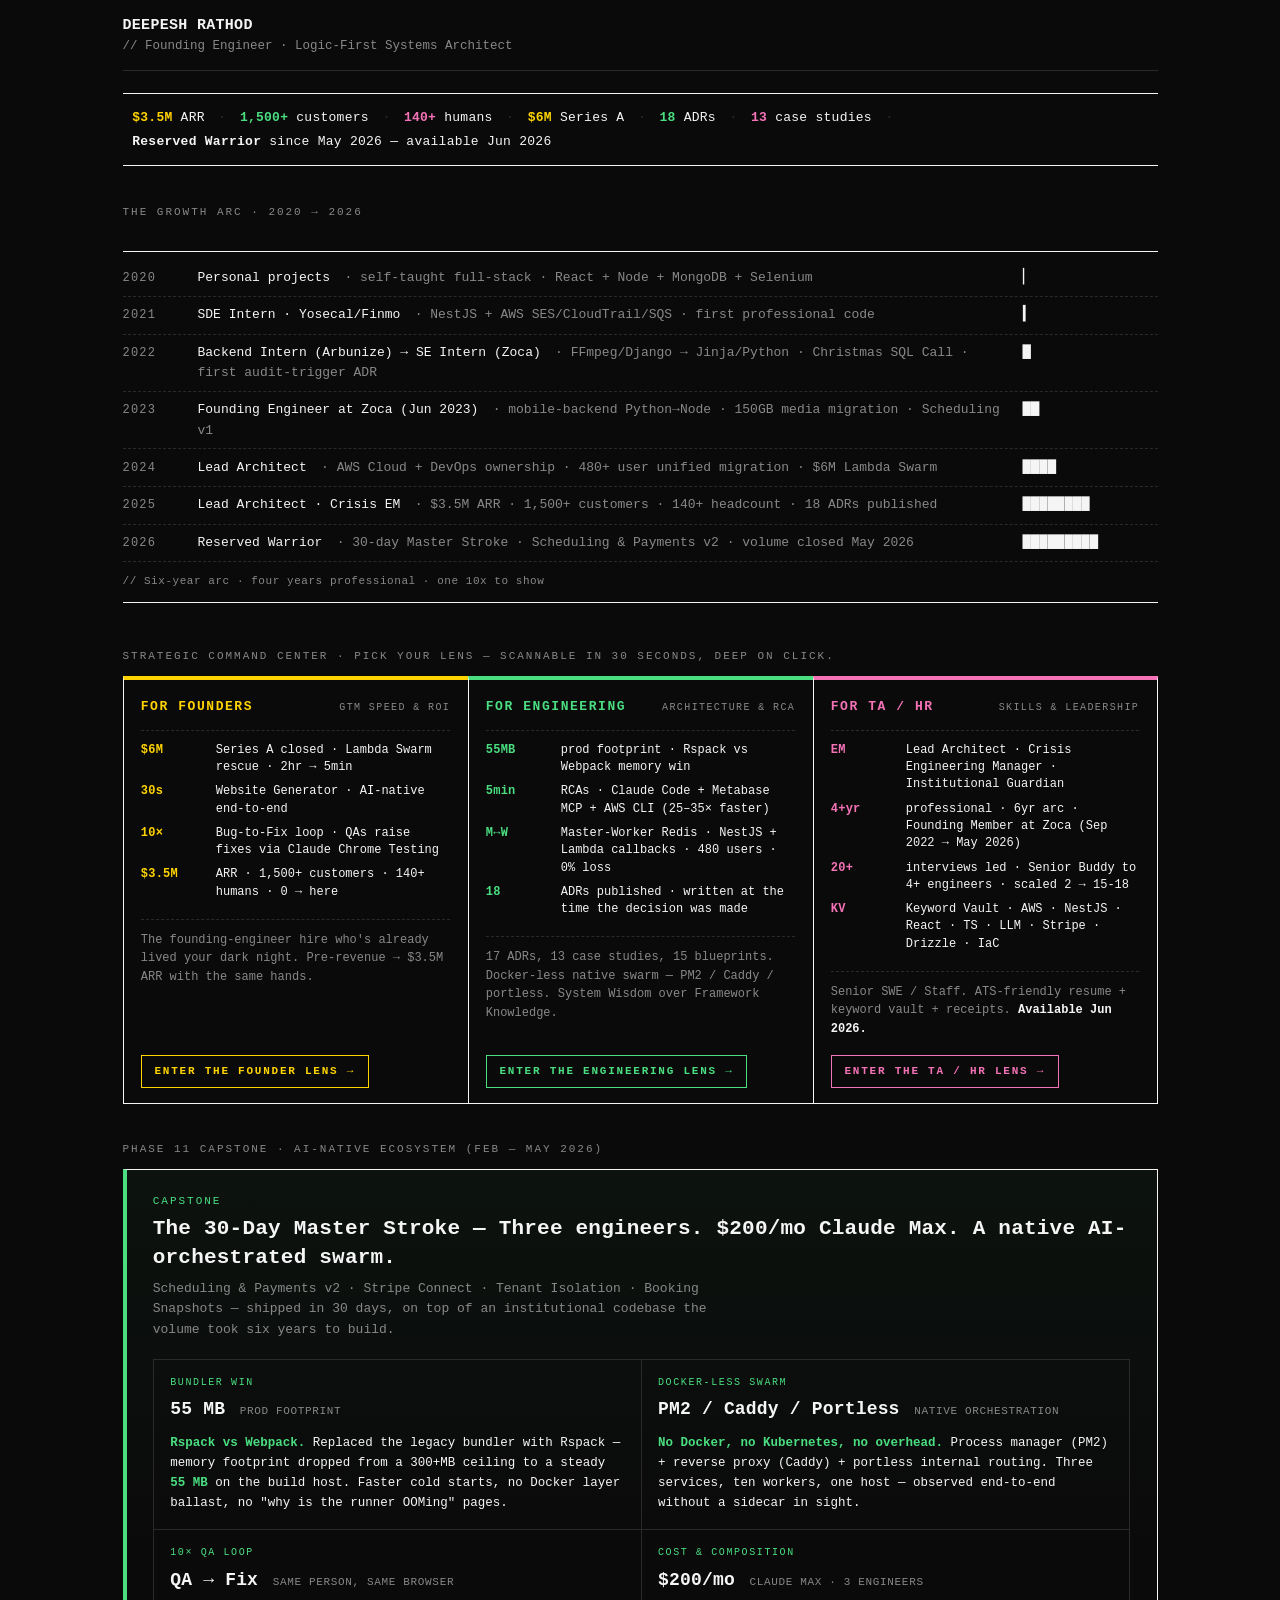
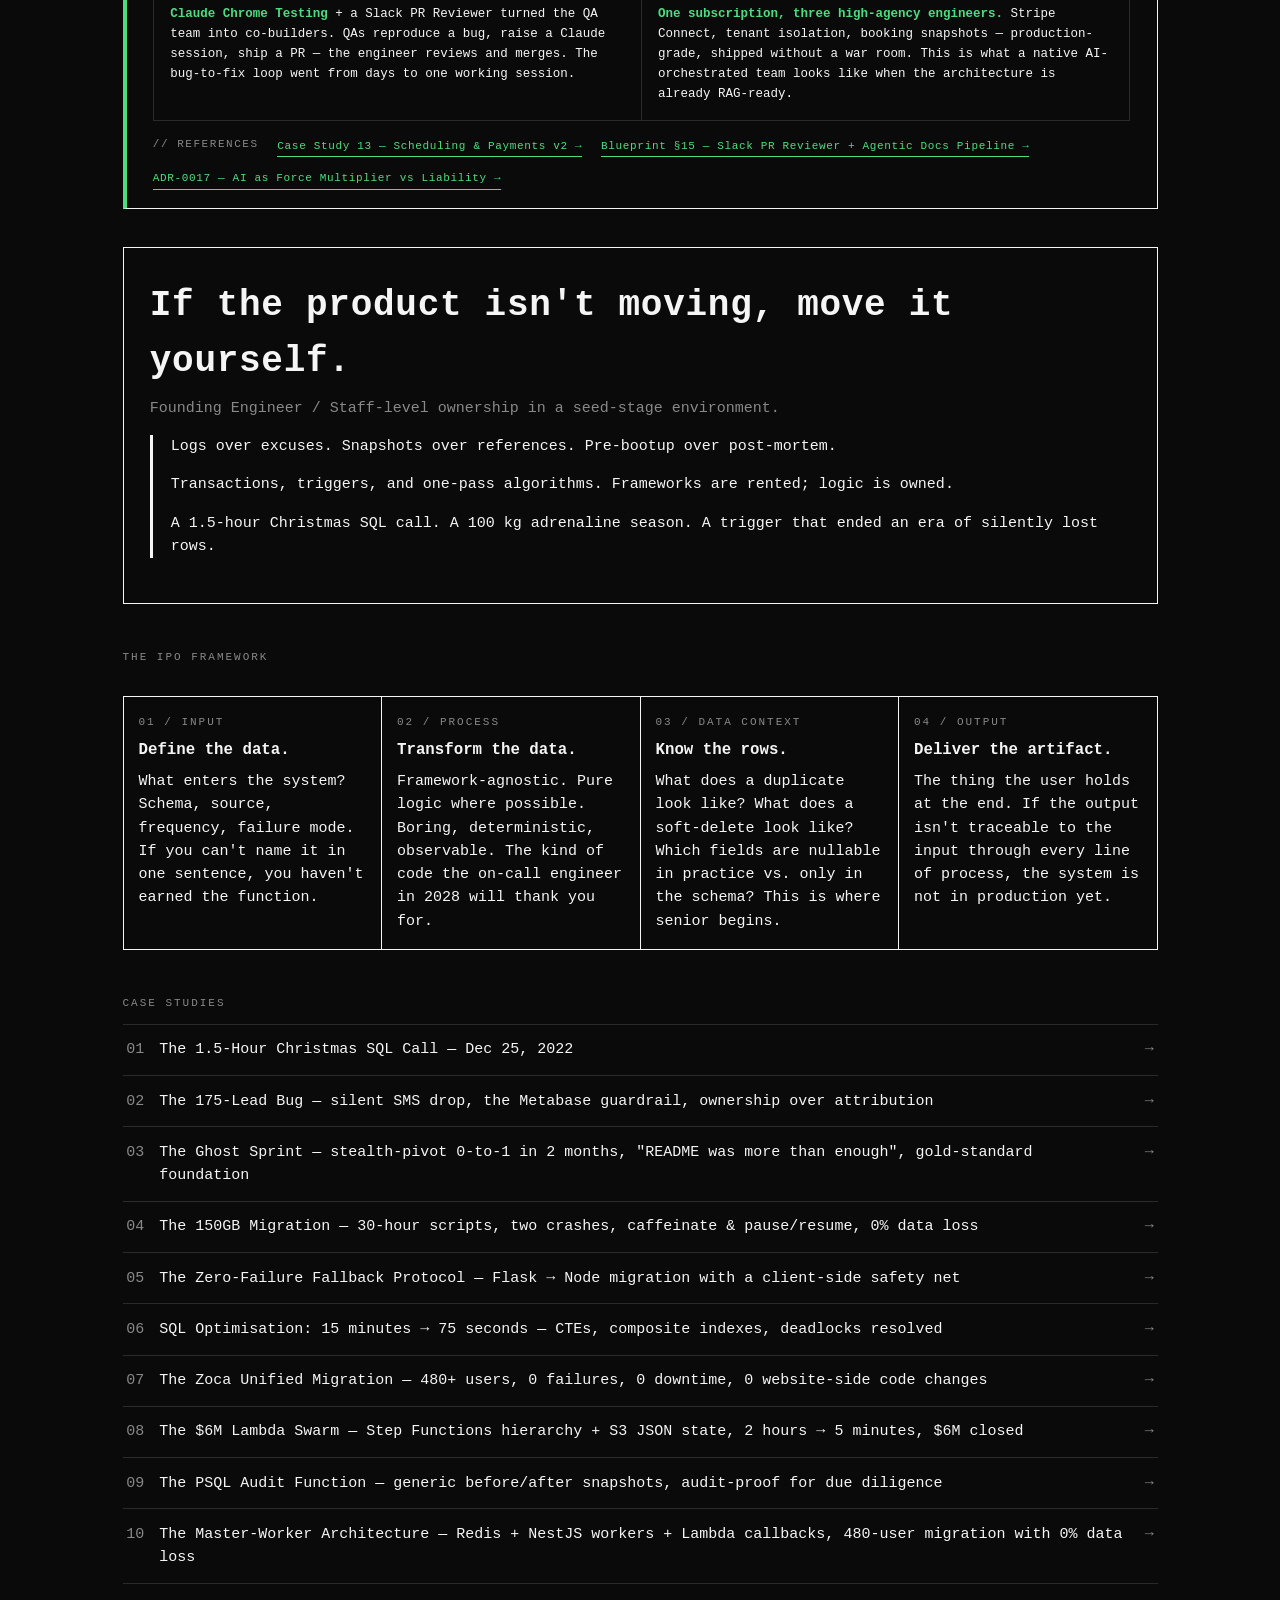
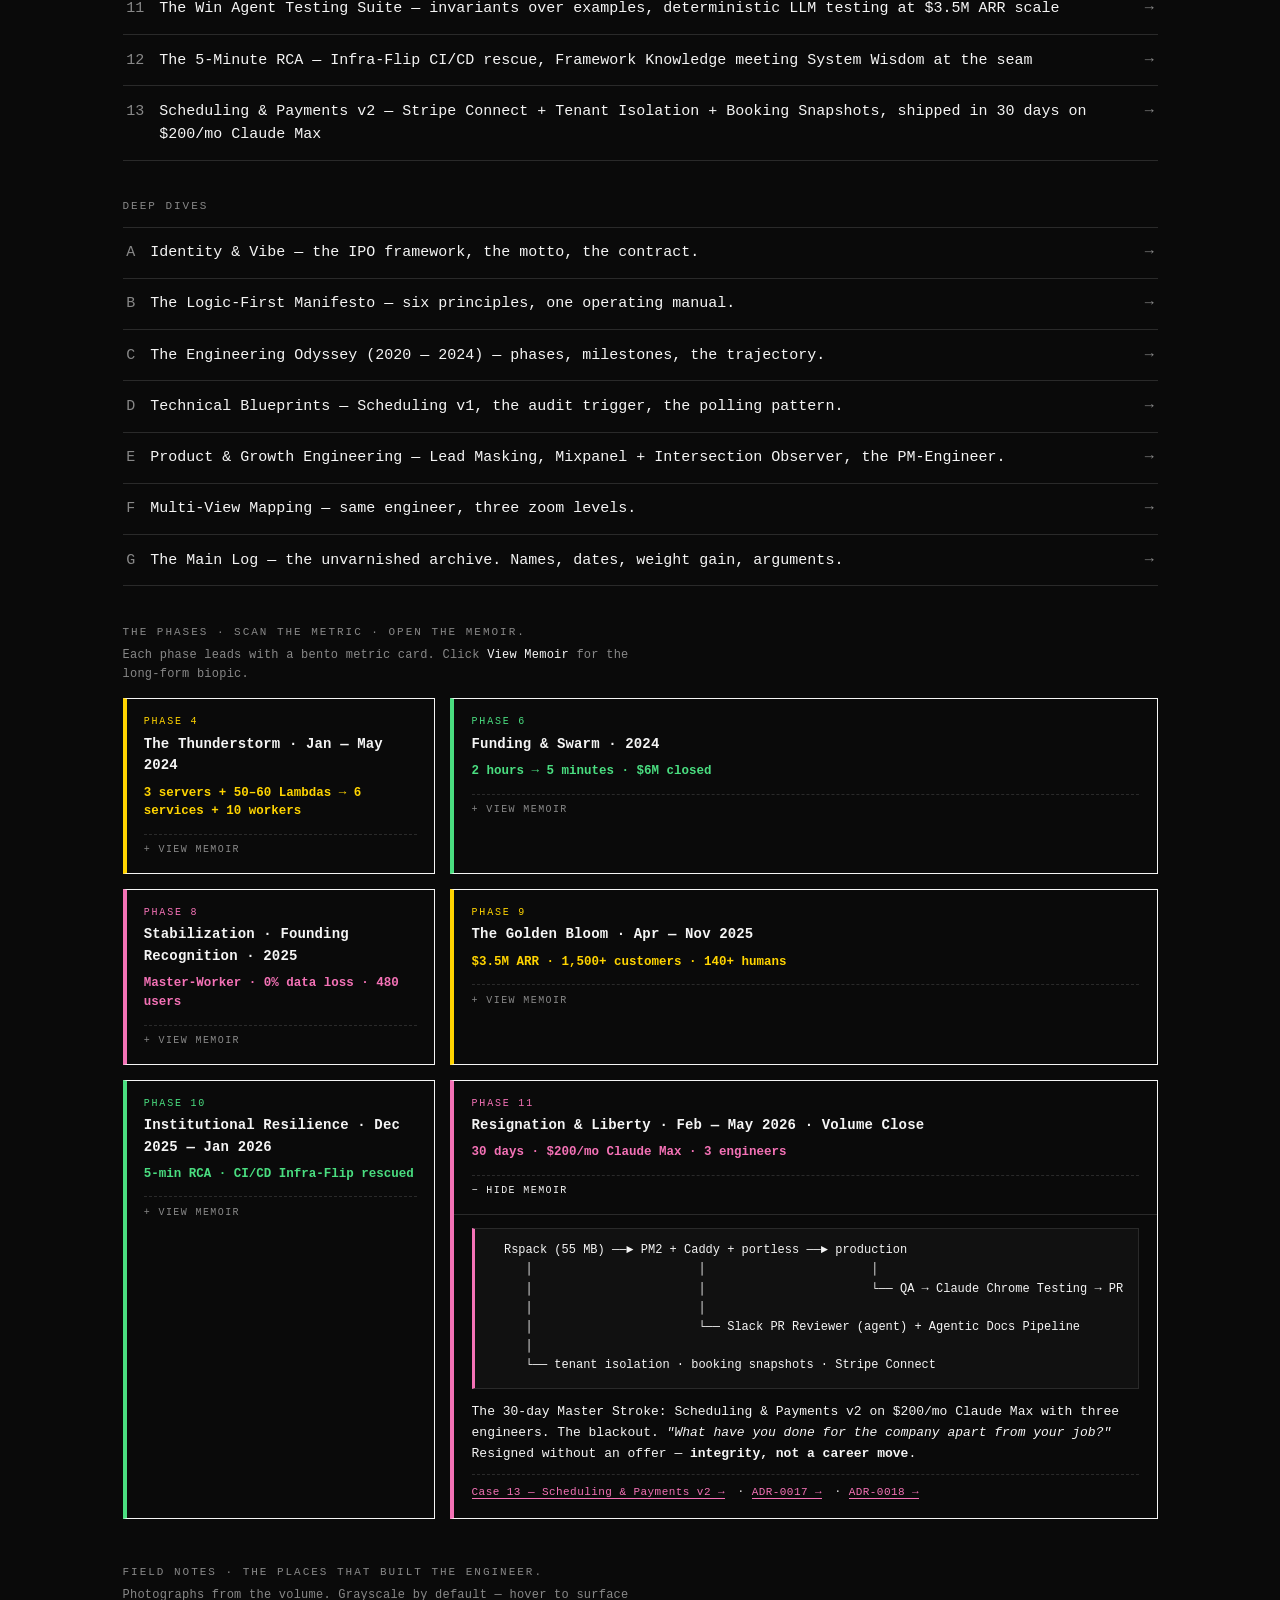
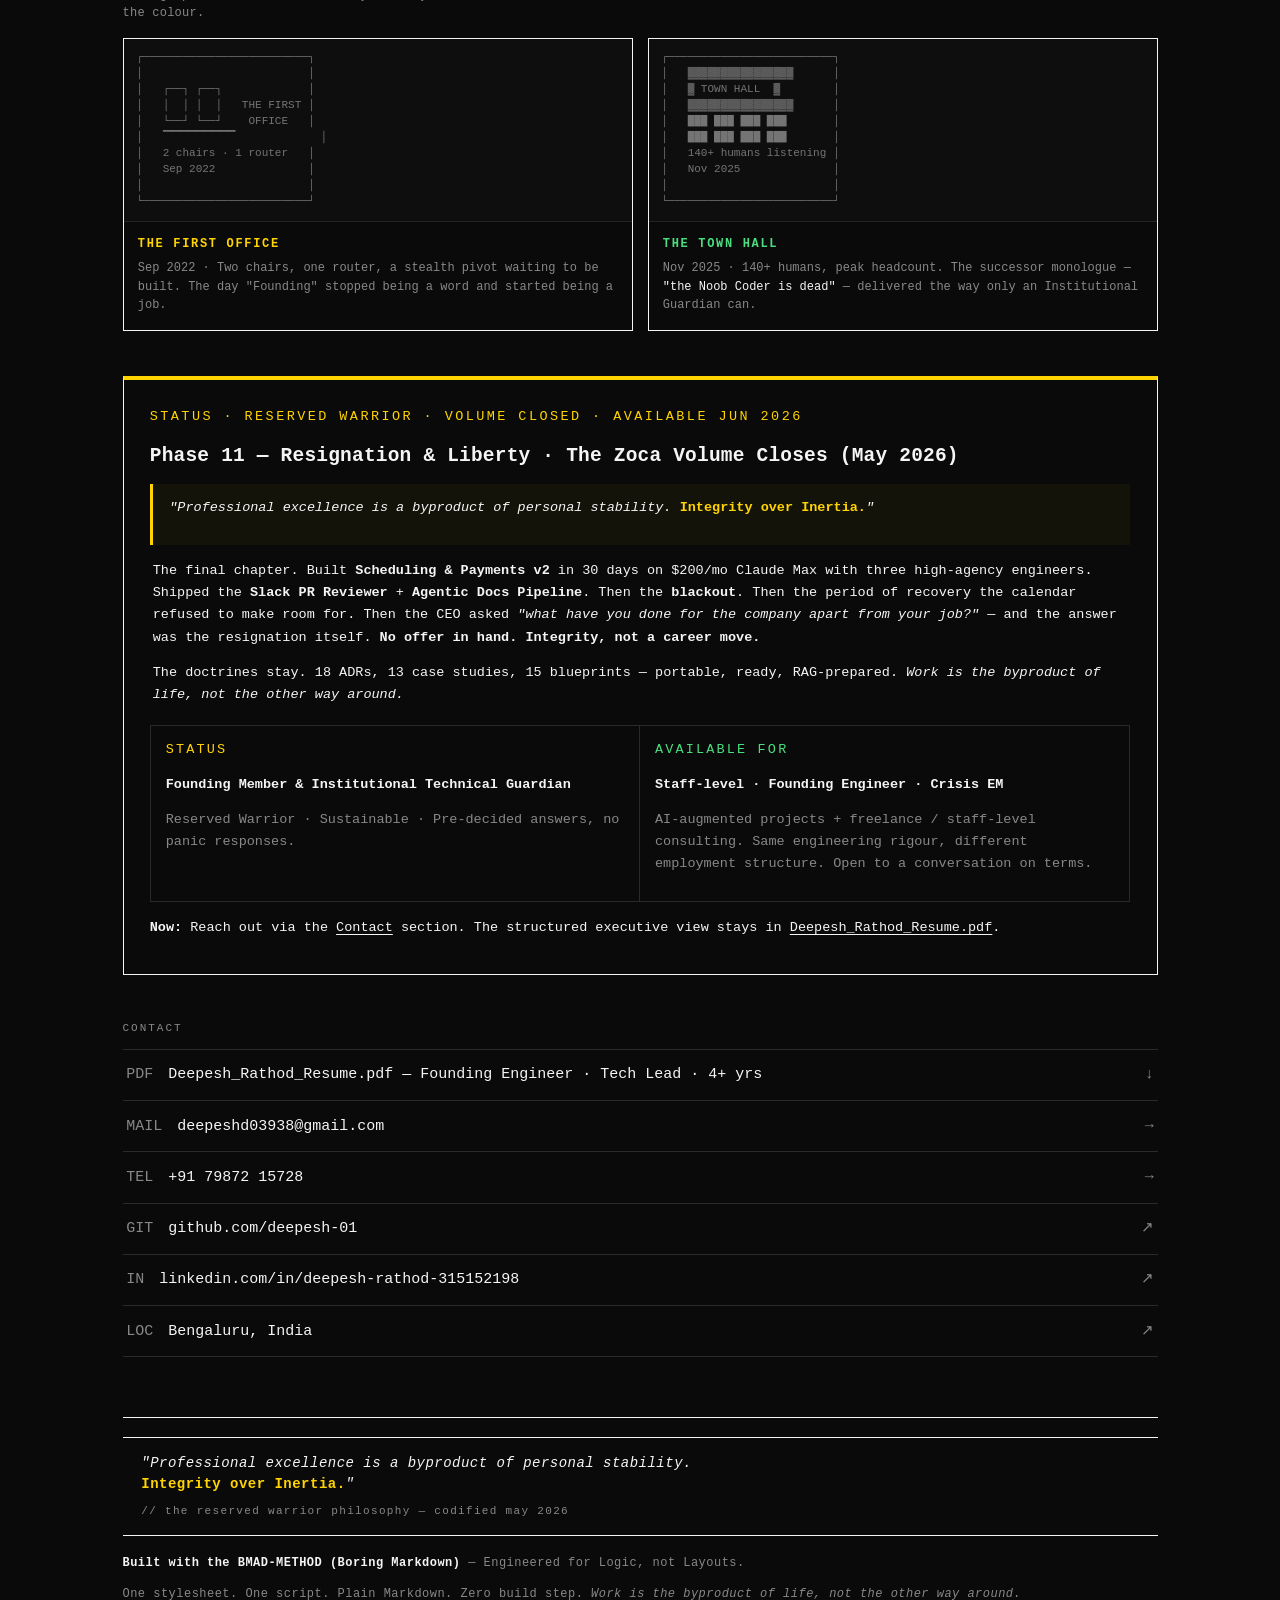
<file: index.html>
<!doctype html>
<html lang="en">
<head>
  <meta charset="utf-8" />
  <meta name="viewport" content="width=device-width, initial-scale=1" />
  <title>Deepesh Rathod — Founding Engineer</title>
  <meta name="description" content="Founding Engineer | Logic-First Systems Architect. A boring, brutalist portfolio engineered to load in one round-trip." />
  <meta name="color-scheme" content="dark" />
  <link rel="stylesheet" href="./assets/styles.css?v=17" />
  <link rel="stylesheet" href="./assets/covers.css?v=4" />
</head>
<body data-active-mode="all" data-view-mode="tiles" class="on-home">
  <div class="shell">

    <!-- ============== NAV + VIEW + PERSPECTIVE ============== -->
    <nav class="nav" aria-label="Primary">
      <div class="nav-left">
        <a id="navBack" class="nav-back hide" href="#" aria-label="Back">← BACK</a>
        <div class="viewbar" role="group" aria-label="Article view mode">
          <button class="view-toggle is-active" type="button" data-view="tiles" title="Tile view — chapter overview · click any chapter to read" aria-pressed="true">
            <span class="icon" aria-hidden="true">⊞</span> tiles
          </button>
          <button class="view-toggle" type="button" data-view="long" title="Long-form view — continuous scroll, every chapter visible" aria-pressed="false">
            <span class="icon" aria-hidden="true">☰</span> long
          </button>
        </div>
        <div class="nav-brand">
          <a href="#">DEEPESH RATHOD</a>
          <small>// Founding Engineer · Logic-First Systems Architect</small>
        </div>
      </div>
      <div class="modebar" role="group" aria-label="Perspective">
        <button class="mode-pill" type="button" data-mode="all"      aria-pressed="true">All</button>
        <button class="mode-pill" type="button" data-mode="founder"  aria-pressed="false">Founder</button>
        <button class="mode-pill" type="button" data-mode="engineer" aria-pressed="false">Engineer</button>
        <button class="mode-pill" type="button" data-mode="human"    aria-pressed="false">Human</button>
      </div>
    </nav>

    <!-- ============== HOME (landing) ============== -->
    <main id="home">

      <!-- RECEIPT STRIP — hard numbers above the fold -->
      <section class="receipt-strip" aria-label="Receipts at a glance">
        <span class="r-item r-yellow"><span class="r-num">$3.5M</span> ARR</span>
        <span class="r-sep">·</span>
        <span class="r-item r-green"><span class="r-num">1,500+</span> customers</span>
        <span class="r-sep">·</span>
        <span class="r-item r-pink"><span class="r-num">140+</span> humans</span>
        <span class="r-sep">·</span>
        <span class="r-item r-yellow"><span class="r-num">$6M</span> Series A</span>
        <span class="r-sep">·</span>
        <span class="r-item r-green"><span class="r-num">18</span> ADRs</span>
        <span class="r-sep">·</span>
        <span class="r-item r-pink"><span class="r-num">13</span> case studies</span>
        <span class="r-sep">·</span>
        <span class="r-item"><strong>Reserved Warrior</strong> since May 2026 — available Jun 2026</span>
      </section>

      <!-- GROWTH ARC — 6-year career timeline at a glance -->
      <p class="section-title">The Growth Arc · 2020 → 2026</p>
      <section class="stack-plot" aria-label="6-year career timeline">
        <div class="row">
          <span class="year">2020</span>
          <span class="role">Personal projects <span class="scope">· self-taught full-stack · React + Node + MongoDB + Selenium</span></span>
          <span class="bar">▏</span>
        </div>
        <div class="row">
          <span class="year">2021</span>
          <span class="role">SDE Intern · Yosecal/Finmo <span class="scope">· NestJS + AWS SES/CloudTrail/SQS · first professional code</span></span>
          <span class="bar">▎</span>
        </div>
        <div class="row">
          <span class="year">2022</span>
          <span class="role">Backend Intern (Arbunize) → SE Intern (Zoca) <span class="scope">· FFmpeg/Django → Jinja/Python · Christmas SQL Call · first audit-trigger ADR</span></span>
          <span class="bar">█</span>
        </div>
        <div class="row">
          <span class="year">2023</span>
          <span class="role">Founding Engineer at Zoca (Jun 2023) <span class="scope">· mobile-backend Python→Node · 150GB media migration · Scheduling v1</span></span>
          <span class="bar">██</span>
        </div>
        <div class="row">
          <span class="year">2024</span>
          <span class="role">Lead Architect <span class="scope">· AWS Cloud + DevOps ownership · 480+ user unified migration · $6M Lambda Swarm</span></span>
          <span class="bar">████</span>
        </div>
        <div class="row">
          <span class="year">2025</span>
          <span class="role">Lead Architect · Crisis EM <span class="scope">· $3.5M ARR · 1,500+ customers · 140+ headcount · 18 ADRs published</span></span>
          <span class="bar">████████</span>
        </div>
        <div class="row">
          <span class="year">2026</span>
          <span class="role">Reserved Warrior <span class="scope">· 30-day Master Stroke · Scheduling &amp; Payments v2 · volume closed May 2026</span></span>
          <span class="bar">█████████</span>
        </div>
        <div class="note">// Six-year arc · four years professional · one 10x to show</div>
      </section>

      <!-- PERSONA GATE — three-column hybrid dashboard, scannable for the role on each side -->
      <p class="section-title">Strategic Command Center · Pick your lens — scannable in 30 seconds, deep on click.</p>
      <nav class="persona-gate" aria-label="Persona-based entry">

        <!-- FOUNDER COLUMN -->
        <a class="persona-card persona-founder" href="./founder.html">
          <div class="persona-head">
            <p class="persona-label">For Founders</p>
            <p class="persona-focus">GTM Speed &amp; ROI</p>
          </div>
          <ul class="persona-bullets">
            <li><span class="b-num">$6M</span> <span class="b-lbl">Series A closed · Lambda Swarm rescue · 2hr → 5min</span></li>
            <li><span class="b-num">30s</span> <span class="b-lbl">Website Generator · AI-native end-to-end</span></li>
            <li><span class="b-num">10×</span> <span class="b-lbl">Bug-to-Fix loop · QAs raise fixes via Claude Chrome Testing</span></li>
            <li><span class="b-num">$3.5M</span> <span class="b-lbl">ARR · 1,500+ customers · 140+ humans · 0 → here</span></li>
          </ul>
          <p class="persona-hook">The founding-engineer hire who's already lived your dark night. Pre-revenue → $3.5M ARR with the same hands.</p>
          <span class="persona-cta">Enter the Founder Lens →</span>
        </a>

        <!-- ENGINEERING COLUMN -->
        <a class="persona-card persona-engineer" href="./leader.html">
          <div class="persona-head">
            <p class="persona-label">For Engineering</p>
            <p class="persona-focus">Architecture &amp; RCA</p>
          </div>
          <ul class="persona-bullets">
            <li><span class="b-num">55MB</span> <span class="b-lbl">prod footprint · Rspack vs Webpack memory win</span></li>
            <li><span class="b-num">5min</span> <span class="b-lbl">RCAs · Claude Code + Metabase MCP + AWS CLI (25–35× faster)</span></li>
            <li><span class="b-num">M↔W</span> <span class="b-lbl">Master-Worker Redis · NestJS + Lambda callbacks · 480 users · 0% loss</span></li>
            <li><span class="b-num">18</span> <span class="b-lbl">ADRs published · written at the time the decision was made</span></li>
          </ul>
          <p class="persona-hook">17 ADRs, 13 case studies, 15 blueprints. Docker-less native swarm — PM2 / Caddy / portless. System Wisdom over Framework Knowledge.</p>
          <span class="persona-cta">Enter the Engineering Lens →</span>
        </a>

        <!-- TA/HR COLUMN -->
        <a class="persona-card persona-recruiter" href="./recruiter.html">
          <div class="persona-head">
            <p class="persona-label">For TA / HR</p>
            <p class="persona-focus">Skills &amp; Leadership</p>
          </div>
          <ul class="persona-bullets">
            <li><span class="b-num">EM</span> <span class="b-lbl">Lead Architect · Crisis Engineering Manager · Institutional Guardian</span></li>
            <li><span class="b-num">4+yr</span> <span class="b-lbl">professional · 6yr arc · Founding Member at Zoca (Sep 2022 → May 2026)</span></li>
            <li><span class="b-num">20+</span> <span class="b-lbl">interviews led · Senior Buddy to 4+ engineers · scaled 2 → 15-18</span></li>
            <li><span class="b-num">KV</span> <span class="b-lbl">Keyword Vault · AWS · NestJS · React · TS · LLM · Stripe · Drizzle · IaC</span></li>
          </ul>
          <p class="persona-hook">Senior SWE / Staff. ATS-friendly resume + keyword vault + receipts. <strong>Available Jun 2026.</strong></p>
          <span class="persona-cta">Enter the TA / HR Lens →</span>
        </a>

      </nav>

      <!-- ============== AI-NATIVE ECOSYSTEM CAPSTONE ============== -->
      <p class="section-title">Phase 11 Capstone · AI-Native Ecosystem (Feb — May 2026)</p>
      <section class="capstone" aria-label="AI-Native Ecosystem capstone">
        <div class="capstone-head">
          <p class="capstone-label">Capstone</p>
          <h3 class="capstone-title">The 30-Day Master Stroke — Three engineers. $200/mo Claude Max. A native AI-orchestrated swarm.</h3>
          <p class="capstone-sub">Scheduling &amp; Payments v2 · Stripe Connect · Tenant Isolation · Booking Snapshots — shipped in 30 days, on top of an institutional codebase the volume took six years to build.</p>
        </div>
        <div class="capstone-grid">
          <div class="capstone-cell">
            <p class="cell-label">Bundler Win</p>
            <p class="cell-metric"><strong>55 MB</strong> <span>prod footprint</span></p>
            <p class="cell-body"><strong>Rspack vs Webpack.</strong> Replaced the legacy bundler with Rspack — memory footprint dropped from a 300+MB ceiling to a steady <strong>55 MB</strong> on the build host. Faster cold starts, no Docker layer ballast, no &quot;why is the runner OOMing&quot; pages.</p>
          </div>
          <div class="capstone-cell">
            <p class="cell-label">Docker-less Swarm</p>
            <p class="cell-metric"><strong>PM2 / Caddy / Portless</strong> <span>native orchestration</span></p>
            <p class="cell-body"><strong>No Docker, no Kubernetes, no overhead.</strong> Process manager (PM2) + reverse proxy (Caddy) + portless internal routing. Three services, ten workers, one host — observed end-to-end without a sidecar in sight.</p>
          </div>
          <div class="capstone-cell">
            <p class="cell-label">10× QA Loop</p>
            <p class="cell-metric"><strong>QA → Fix</strong> <span>same person, same browser</span></p>
            <p class="cell-body"><strong>Claude Chrome Testing</strong> + a Slack PR Reviewer turned the QA team into co-builders. QAs reproduce a bug, raise a Claude session, ship a PR — the engineer reviews and merges. The bug-to-fix loop went from days to one working session.</p>
          </div>
          <div class="capstone-cell">
            <p class="cell-label">Cost &amp; Composition</p>
            <p class="cell-metric"><strong>$200/mo</strong> <span>Claude Max · 3 engineers</span></p>
            <p class="cell-body"><strong>One subscription, three high-agency engineers.</strong> Stripe Connect, tenant isolation, booking snapshots — production-grade, shipped without a war room. This is what a native AI-orchestrated team looks like when the architecture is already RAG-ready.</p>
          </div>
        </div>
        <p class="capstone-foot">
          <span class="foot-tag">// references</span>
          <a href="#scheduling-payments-v2">Case Study 13 — Scheduling &amp; Payments v2 →</a>
          <a href="#blueprints">Blueprint §15 — Slack PR Reviewer + Agentic Docs Pipeline →</a>
          <a href="../adr/0017-ai-as-force-multiplier-vs-liability.md">ADR-0017 — AI as Force Multiplier vs Liability →</a>
        </p>
      </section>

      <!-- HERO (the brand statement, for readers who scroll past the lens-picker) -->
      <section class="hero">
        <h1>If the product isn't moving, move it yourself.</h1>
        <p class="role">Founding Engineer / Staff-level ownership in a seed-stage environment.</p>
        <blockquote>
          <p data-mode="founder">Logs over excuses. Snapshots over references. Pre-bootup over post-mortem.</p>
          <p data-mode="engineer">Transactions, triggers, and one-pass algorithms. Frameworks are rented; logic is owned.</p>
          <p data-mode="human">A 1.5-hour Christmas SQL call. A 100 kg adrenaline season. A trigger that ended an era of silently lost rows.</p>
        </blockquote>
      </section>

      <!-- IPO FRAMEWORK -->
      <p class="section-title">The IPO Framework</p>
      <section class="ipo" aria-label="Input · Process · Data Context · Output">
        <div class="ipo-cell">
          <p class="label">01 / Input</p>
          <h3>Define the data.</h3>
          <p>What enters the system? Schema, source, frequency, failure mode. If you can't name it in one sentence, you haven't earned the function.</p>
        </div>
        <div class="ipo-cell">
          <p class="label">02 / Process</p>
          <h3>Transform the data.</h3>
          <p>Framework-agnostic. Pure logic where possible. Boring, deterministic, observable. The kind of code the on-call engineer in 2028 will thank you for.</p>
        </div>
        <div class="ipo-cell">
          <p class="label">03 / Data Context</p>
          <h3>Know the rows.</h3>
          <p>What does a duplicate look like? What does a soft-delete look like? Which fields are nullable in practice vs. only in the schema? This is where senior begins.</p>
        </div>
        <div class="ipo-cell">
          <p class="label">04 / Output</p>
          <h3>Deliver the artifact.</h3>
          <p>The thing the user holds at the end. If the output isn't traceable to the input through every line of process, the system is not in production yet.</p>
        </div>
      </section>

      <!-- CASE STUDIES -->
      <p class="section-title">Case Studies</p>
      <ul class="index-list">
        <li>
          <a href="#christmas-sql">
            <span class="num">01</span>
            <span class="title">The 1.5-Hour Christmas SQL Call — Dec 25, 2022</span>
            <span class="arrow">→</span>
          </a>
        </li>
        <li>
          <a href="#175-lead-bug">
            <span class="num">02</span>
            <span class="title">The 175-Lead Bug — silent SMS drop, the Metabase guardrail, ownership over attribution</span>
            <span class="arrow">→</span>
          </a>
        </li>
        <li>
          <a href="#ghost-sprint">
            <span class="num">03</span>
            <span class="title">The Ghost Sprint — stealth-pivot 0-to-1 in 2 months, "README was more than enough", gold-standard foundation</span>
            <span class="arrow">→</span>
          </a>
        </li>
        <li>
          <a href="#media-migration">
            <span class="num">04</span>
            <span class="title">The 150GB Migration — 30-hour scripts, two crashes, caffeinate &amp; pause/resume, 0% data loss</span>
            <span class="arrow">→</span>
          </a>
        </li>
        <li>
          <a href="#flask-to-node">
            <span class="num">05</span>
            <span class="title">The Zero-Failure Fallback Protocol — Flask → Node migration with a client-side safety net</span>
            <span class="arrow">→</span>
          </a>
        </li>
        <li>
          <a href="#sql-optimization">
            <span class="num">06</span>
            <span class="title">SQL Optimisation: 15 minutes → 75 seconds — CTEs, composite indexes, deadlocks resolved</span>
            <span class="arrow">→</span>
          </a>
        </li>
        <li>
          <a href="#zoca-unified-migration">
            <span class="num">07</span>
            <span class="title">The Zoca Unified Migration — 480+ users, 0 failures, 0 downtime, 0 website-side code changes</span>
            <span class="arrow">→</span>
          </a>
        </li>
        <li>
          <a href="#lambda-swarm">
            <span class="num">08</span>
            <span class="title">The $6M Lambda Swarm — Step Functions hierarchy + S3 JSON state, 2 hours → 5 minutes, $6M closed</span>
            <span class="arrow">→</span>
          </a>
        </li>
        <li>
          <a href="#psql-audit-function">
            <span class="num">09</span>
            <span class="title">The PSQL Audit Function — generic before/after snapshots, audit-proof for due diligence</span>
            <span class="arrow">→</span>
          </a>
        </li>
        <li>
          <a href="#master-worker">
            <span class="num">10</span>
            <span class="title">The Master-Worker Architecture — Redis + NestJS workers + Lambda callbacks, 480-user migration with 0% data loss</span>
            <span class="arrow">→</span>
          </a>
        </li>
        <li>
          <a href="#win-agent-testing">
            <span class="num">11</span>
            <span class="title">The Win Agent Testing Suite — invariants over examples, deterministic LLM testing at $3.5M ARR scale</span>
            <span class="arrow">→</span>
          </a>
        </li>
        <li>
          <a href="#infra-flip-rca">
            <span class="num">12</span>
            <span class="title">The 5-Minute RCA — Infra-Flip CI/CD rescue, Framework Knowledge meeting System Wisdom at the seam</span>
            <span class="arrow">→</span>
          </a>
        </li>
        <li>
          <a href="#scheduling-payments-v2">
            <span class="num">13</span>
            <span class="title">Scheduling &amp; Payments v2 — Stripe Connect + Tenant Isolation + Booking Snapshots, shipped in 30 days on $200/mo Claude Max</span>
            <span class="arrow">→</span>
          </a>
        </li>
      </ul>

      <!-- DEEP-DIVE ARTICLES -->
      <p class="section-title">Deep Dives</p>
      <ul class="index-list">
        <li>
          <a href="#identity">
            <span class="num">A</span>
            <span class="title">Identity &amp; Vibe — the IPO framework, the motto, the contract.</span>
            <span class="arrow">→</span>
          </a>
        </li>
        <li>
          <a href="#manifesto">
            <span class="num">B</span>
            <span class="title">The Logic-First Manifesto — six principles, one operating manual.</span>
            <span class="arrow">→</span>
          </a>
        </li>
        <li>
          <a href="#journey">
            <span class="num">C</span>
            <span class="title">The Engineering Odyssey (2020 — 2024) — phases, milestones, the trajectory.</span>
            <span class="arrow">→</span>
          </a>
        </li>
        <li>
          <a href="#blueprints">
            <span class="num">D</span>
            <span class="title">Technical Blueprints — Scheduling v1, the audit trigger, the polling pattern.</span>
            <span class="arrow">→</span>
          </a>
        </li>
        <li>
          <a href="#product-growth">
            <span class="num">E</span>
            <span class="title">Product &amp; Growth Engineering — Lead Masking, Mixpanel + Intersection Observer, the PM-Engineer.</span>
            <span class="arrow">→</span>
          </a>
        </li>
        <li>
          <a href="#perspectives">
            <span class="num">F</span>
            <span class="title">Multi-View Mapping — same engineer, three zoom levels.</span>
            <span class="arrow">→</span>
          </a>
        </li>
        <li>
          <a href="#journal">
            <span class="num">G</span>
            <span class="title">The Main Log — the unvarnished archive. Names, dates, weight gain, arguments.</span>
            <span class="arrow">→</span>
          </a>
        </li>
      </ul>

      <!-- ============== PHASE BENTO — Hybrid Dashboard ============== -->
      <p class="section-title">The Phases · Scan the metric · Open the memoir.</p>
      <p class="section-sub">Each phase leads with a bento metric card. Click <em>View Memoir</em> for the long-form biopic.</p>
      <section class="bento" aria-label="Phase bento grid">

        <details class="bento-card bento-phase4">
          <summary>
            <span class="bento-phase">Phase 4</span>
            <span class="bento-era">The Thunderstorm · Jan — May 2024</span>
            <span class="bento-metric"><strong>3 servers + 50–60 Lambdas → 6 services + 10 workers</strong></span>
            <span class="bento-toggle">+ View Memoir</span>
          </summary>
          <div class="bento-body">
            <pre class="bento-blueprint">  monolith         lambda sprawl          ECS / Fargate
  ▔▔▔▔▔▔▔▔        ▔▔▔▔▔▔▔▔▔▔▔▔▔        ▔▔▔▔▔▔▔▔▔▔▔▔▔▔▔
   flask api ──── 50+ lambdas ────► 6 autoscaling svcs
   3 servers       step funcs          10 workers
   manual deploy   no IaC              10 lambdas (kept)</pre>
            <p>Mobile-backend Python → Node.js migration. 150GB distributed media pipeline. Scheduling v1 — the Integrity Engine, audit-trigger-backed. The Ghost Sprint: stealth pivot, 0→1 in 2 months, <em>"README was more than enough."</em></p>
            <p class="bento-refs"><a href="#flask-to-node">Case 05 — Flask → Node Fallback →</a> · <a href="#media-migration">Case 04 — 150GB Migration →</a> · <a href="#ghost-sprint">Case 03 — Ghost Sprint →</a></p>
          </div>
        </details>

        <details class="bento-card bento-phase6">
          <summary>
            <span class="bento-phase">Phase 6</span>
            <span class="bento-era">Funding &amp; Swarm · 2024</span>
            <span class="bento-metric"><strong>2 hours → 5 minutes · $6M closed</strong></span>
            <span class="bento-toggle">+ View Memoir</span>
          </summary>
          <div class="bento-body">
            <pre class="bento-blueprint">  CEO request  ──► Step Function (orchestrator)
                    │
                    ├─ S3 state (JSON)
                    │
                    ├─► Lambda swarm (parallel fan-out)
                    │     ├ revenue calc
                    │     ├ market lookup
                    │     └ opportunity scoring
                    └─► aggregator → Streamlit dashboard</pre>
            <p>Lambda Swarm + Step Functions hierarchy with S3 JSON state. The Cynical Architect doctrine: design for the failure mode, not the happy path. Arrow / Shield team dynamic; 11 AM → 2 AM cadence; <strong>$6M Series A</strong> closed on the back of this swarm.</p>
            <p class="bento-refs"><a href="#lambda-swarm">Case 08 — $6M Lambda Swarm →</a> · <a href="#zoca-unified-migration">Case 07 — 480-user Unified Migration →</a> · <a href="../adr/0010-cynical-architect-recovery-first.md">ADR-0010 →</a></p>
          </div>
        </details>

        <details class="bento-card bento-phase8">
          <summary>
            <span class="bento-phase">Phase 8</span>
            <span class="bento-era">Stabilization · Founding Recognition · 2025</span>
            <span class="bento-metric"><strong>Master-Worker · 0% data loss · 480 users</strong></span>
            <span class="bento-toggle">+ View Memoir</span>
          </summary>
          <div class="bento-body">
            <pre class="bento-blueprint">       NestJS Master          Redis           Lambda Worker
       ▔▔▔▔▔▔▔▔▔▔▔▔          ▔▔▔▔▔          ▔▔▔▔▔▔▔▔▔▔▔▔▔
       enqueue job ──────► queue:tasks ───► claim + execute
       audit snapshot              │
       (pre + post)               idempotency keys
                                  retry budgets
                                  back-pressure</pre>
            <p>Master-Worker Redis pattern. PSQL Audit-by-Snapshot extending the Cynical Architect doctrine. LLM Guardrails (ADR-0013) and AI Safety Layer. Title bumped to <strong>Founding Member &amp; Lead Architect</strong> — the Founding Ownership signal made formal.</p>
            <p class="bento-refs"><a href="#master-worker">Case 10 — Master-Worker →</a> · <a href="#psql-audit-function">Case 09 — PSQL Audit Function →</a> · <a href="../adr/0012-master-worker-redis-pattern.md">ADR-0012 →</a></p>
          </div>
        </details>

        <details class="bento-card bento-phase9">
          <summary>
            <span class="bento-phase">Phase 9</span>
            <span class="bento-era">The Golden Bloom · Apr — Nov 2025</span>
            <span class="bento-metric"><strong>$3.5M ARR · 1,500+ customers · 140+ humans</strong></span>
            <span class="bento-toggle">+ View Memoir</span>
          </summary>
          <div class="bento-body">
            <pre class="bento-blueprint">  4-Agent rebrand:  Local SEO · Win · Loyalty · Social
                    ▔▔▔▔▔▔▔▔▔▔▔▔▔▔▔▔▔▔▔▔▔▔▔▔▔▔▔▔▔▔▔▔▔▔
  Drizzle ORM (compliance) ─► Terraform IaC ─► SOC2 / HIPAA prep
  Win Agent: invariant-based deterministic LLM testing
  Metabase dashboards · Claude Code as pair</pre>
            <p>Internal Technical Consultant era. Drizzle ORM migration. Terraform IaC. Invariant-based deterministic LLM testing. The Town Hall successor monologue: <em>&quot;the Noob Coder is dead.&quot;</em> Peak headcount, peak ARR, peak doctrine.</p>
            <p class="bento-refs"><a href="#win-agent-testing">Case 11 — Win Agent Testing Suite →</a> · <a href="../adr/0014-drizzle-orm-iac-compliance.md">ADR-0014 →</a> · <a href="../adr/0015-deterministic-llm-testing.md">ADR-0015 →</a></p>
          </div>
        </details>

        <details class="bento-card bento-phase10">
          <summary>
            <span class="bento-phase">Phase 10</span>
            <span class="bento-era">Institutional Resilience · Dec 2025 — Jan 2026</span>
            <span class="bento-metric"><strong>5-min RCA · CI/CD Infra-Flip rescued</strong></span>
            <span class="bento-toggle">+ View Memoir</span>
          </summary>
          <div class="bento-body">
            <pre class="bento-blueprint">  framework knowledge          system wisdom
  ▔▔▔▔▔▔▔▔▔▔▔▔▔▔▔▔▔▔          ▔▔▔▔▔▔▔▔▔▔▔▔▔▔
  consultant playbook  ◄──► institutional memory
       │                        │
       └─── meets at the seam ──┘
              │
              ▼
        the seam fails → System Wisdom carries the rescue</pre>
            <p>Two senior consultants meeting the company's actual seams. The 5-Minute RCA on the Infra-Flip CI/CD seam — Framework Knowledge meets System Wisdom and System Wisdom wins. The Founding Logic doctrine codified.</p>
            <p class="bento-refs"><a href="#infra-flip-rca">Case 12 — 5-Minute RCA →</a> · <a href="../adr/0016-system-wisdom-vs-framework-knowledge.md">ADR-0016 →</a></p>
          </div>
        </details>

        <details class="bento-card bento-phase11" open>
          <summary>
            <span class="bento-phase">Phase 11</span>
            <span class="bento-era">Resignation &amp; Liberty · Feb — May 2026 · Volume Close</span>
            <span class="bento-metric"><strong>30 days · $200/mo Claude Max · 3 engineers</strong></span>
            <span class="bento-toggle">+ View Memoir</span>
          </summary>
          <div class="bento-body">
            <pre class="bento-blueprint">  Rspack (55 MB) ──► PM2 + Caddy + portless ──► production
     │                       │                       │
     │                       │                       └── QA → Claude Chrome Testing → PR
     │                       │
     │                       └── Slack PR Reviewer (agent) + Agentic Docs Pipeline
     │
     └── tenant isolation · booking snapshots · Stripe Connect</pre>
            <p>The 30-day Master Stroke: Scheduling &amp; Payments v2 on $200/mo Claude Max with three engineers. The blackout. <em>&quot;What have you done for the company apart from your job?&quot;</em> Resigned without an offer — <strong>integrity, not a career move</strong>.</p>
            <p class="bento-refs"><a href="#scheduling-payments-v2">Case 13 — Scheduling &amp; Payments v2 →</a> · <a href="../adr/0017-ai-as-force-multiplier-vs-liability.md">ADR-0017 →</a> · <a href="../adr/0018-persona-gated-hybrid-dashboard.md">ADR-0018 →</a></p>
          </div>
        </details>

      </section>

      <!-- ============== FIELD NOTES — visual milestones ============== -->
      <p class="section-title">Field Notes · The places that built the engineer.</p>
      <p class="section-sub">Photographs from the volume. Grayscale by default — hover to surface the colour.</p>
      <section class="field-notes" aria-label="Photographic field notes">

        <figure class="field-tile field-office">
          <div class="field-frame" aria-hidden="true">
            <pre>┌─────────────────────────┐
│                         │
│   ┌──┐ ┌──┐             │
│   │  │ │  │   THE FIRST │
│   └──┘ └──┘    OFFICE   │
│   ▔▔▔▔▔▔▔▔▔             │
│   2 chairs · 1 router   │
│   Sep 2022              │
│                         │
└─────────────────────────┘</pre>
          </div>
          <figcaption>
            <p class="field-cap">The First Office</p>
            <p class="field-sub">Sep 2022 · Two chairs, one router, a stealth pivot waiting to be built. The day &quot;Founding&quot; stopped being a word and started being a job.</p>
          </figcaption>
        </figure>

        <figure class="field-tile field-townhall">
          <div class="field-frame" aria-hidden="true">
            <pre>┌─────────────────────────┐
│   ▓▓▓▓▓▓▓▓▓▓▓▓▓▓▓▓      │
│   ▓ TOWN HALL  ▓        │
│   ▓▓▓▓▓▓▓▓▓▓▓▓▓▓▓▓      │
│   ███ ███ ███ ███       │
│   ███ ███ ███ ███       │
│   140+ humans listening │
│   Nov 2025              │
│                         │
└─────────────────────────┘</pre>
          </div>
          <figcaption>
            <p class="field-cap">The Town Hall</p>
            <p class="field-sub">Nov 2025 · 140+ humans, peak headcount. The successor monologue — <em>&quot;the Noob Coder is dead&quot;</em> — delivered the way only an Institutional Guardian can.</p>
          </figcaption>
        </figure>

      </section>

      <!-- ============== RESERVED WARRIOR · TRAJECTORY ============== -->
      <section id="phase-11" class="warrior-banner" aria-live="polite">
        <p class="warrior-label">Status · Reserved Warrior · Volume Closed · Available Jun 2026</p>
        <h3>Phase 11 — Resignation &amp; Liberty · The Zoca Volume Closes (May 2026)</h3>
        <blockquote class="warrior-quote">
          <p>&quot;Professional excellence is a byproduct of personal stability. <strong>Integrity over Inertia.</strong>&quot;</p>
        </blockquote>
        <p data-mode="human">The final chapter. Built <strong>Scheduling &amp; Payments v2</strong> in 30 days on $200/mo Claude Max with three high-agency engineers. Shipped the <strong>Slack PR Reviewer</strong> + <strong>Agentic Docs Pipeline</strong>. Then the <strong>blackout</strong>. Then the period of recovery the calendar refused to make room for. Then the CEO asked <em>&quot;what have you done for the company apart from your job?&quot;</em> — and the answer was the resignation itself. <strong>No offer in hand. Integrity, not a career move.</strong></p>
        <p data-mode="founder">The doctrines stay. 18 ADRs, 13 case studies, 15 blueprints — portable, ready, RAG-prepared. <em>Work is the byproduct of life, not the other way around.</em></p>

        <div class="trajectory-grid trajectory-grid-2col">
          <div class="traj-cell">
            <p class="t-label">Status</p>
            <p class="t-line"><strong>Founding Member &amp; Institutional Technical Guardian</strong></p>
            <p class="t-sub">Reserved Warrior · Sustainable · Pre-decided answers, no panic responses.</p>
          </div>
          <div class="traj-cell">
            <p class="t-label">Available For</p>
            <p class="t-line"><strong>Staff-level · Founding Engineer · Crisis EM</strong></p>
            <p class="t-sub">AI-augmented projects + freelance / staff-level consulting. Same engineering rigour, different employment structure. Open to a conversation on terms.</p>
          </div>
        </div>

        <p><strong>Now:</strong> Reach out via the <a href="#contact">Contact</a> section. The structured executive view stays in <a href="./Deepesh_Rathod_Resume.pdf" download>Deepesh_Rathod_Resume.pdf</a>.</p>
      </section>

      <!-- CONTACT -->
      <p class="section-title" id="contact">Contact</p>
      <ul class="index-list">
        <li>
          <a href="./Deepesh_Rathod_Resume.pdf" download>
            <span class="num">PDF</span>
            <span class="title">Deepesh_Rathod_Resume.pdf — Founding Engineer · Tech Lead · 4+ yrs</span>
            <span class="arrow">↓</span>
          </a>
        </li>
        <li>
          <a href="mailto:deepeshd03938@gmail.com">
            <span class="num">MAIL</span>
            <span class="title">deepeshd03938@gmail.com</span>
            <span class="arrow">→</span>
          </a>
        </li>
        <li>
          <a href="tel:+917987215728">
            <span class="num">TEL</span>
            <span class="title">+91 79872 15728</span>
            <span class="arrow">→</span>
          </a>
        </li>
        <li>
          <a href="https://github.com/deepesh-01" target="_blank" rel="noopener noreferrer">
            <span class="num">GIT</span>
            <span class="title">github.com/deepesh-01</span>
            <span class="arrow">↗</span>
          </a>
        </li>
        <li>
          <a href="https://www.linkedin.com/in/deepesh-rathod-315152198/" target="_blank" rel="noopener noreferrer">
            <span class="num">IN</span>
            <span class="title">linkedin.com/in/deepesh-rathod-315152198</span>
            <span class="arrow">↗</span>
          </a>
        </li>
        <li>
          <a href="https://www.google.com/maps/place/Bengaluru" target="_blank" rel="noopener noreferrer">
            <span class="num">LOC</span>
            <span class="title">Bengaluru, India</span>
            <span class="arrow">↗</span>
          </a>
        </li>
      </ul>

    </main>

    <!-- ============== ARTICLE VIEW (populated by app.js) ============== -->
    <section id="view" class="hide" aria-live="polite"></section>

    <!-- ============== FOOTER ============== -->
    <footer class="footer">
      <blockquote class="integrity-quote">
        <p>&quot;Professional excellence is a byproduct of personal stability.<br/><strong>Integrity over Inertia.</strong>&quot;</p>
        <p class="integrity-attrib">// the Reserved Warrior philosophy — codified May 2026</p>
      </blockquote>
      <p>
        <strong>Built with the BMAD-METHOD (Boring Markdown)</strong>
        — Engineered for Logic, not Layouts.
      </p>
      <p>One stylesheet. One script. Plain Markdown. Zero build step. <em>Work is the byproduct of life, not the other way around.</em></p>
    </footer>

  </div>

  <script src="./assets/app.js?v=19"></script>
</body>
</html>
</file>
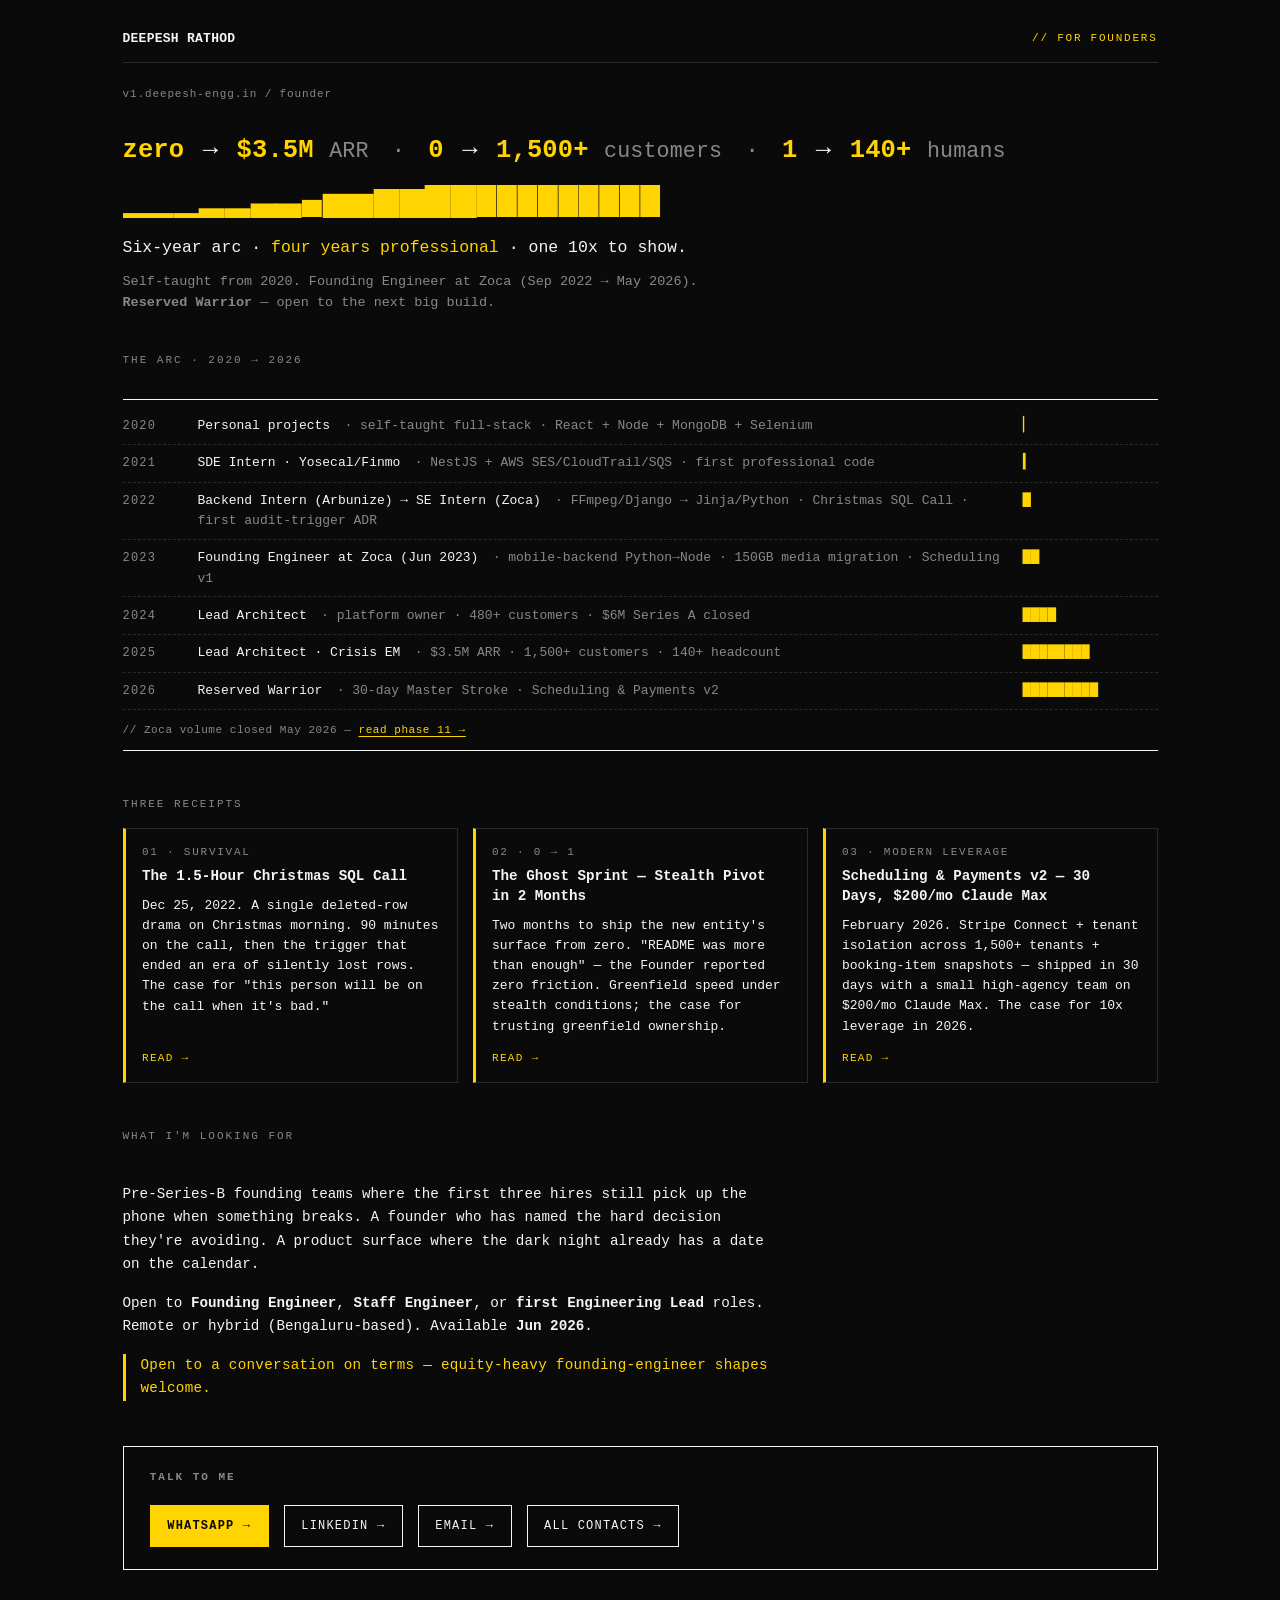
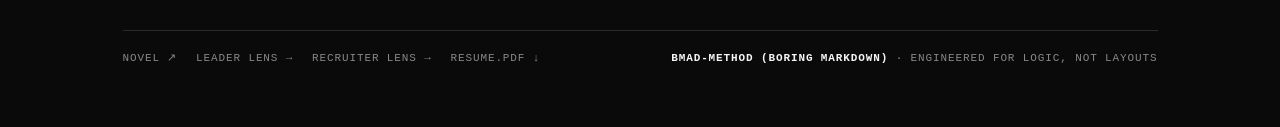
<file: founder.html>
<!doctype html>
<html lang="en">
<head>
  <meta charset="utf-8" />
  <meta name="viewport" content="width=device-width, initial-scale=1" />
  <title>Deepesh Rathod · For Founders</title>
  <meta name="description" content="Founding Engineer · Six-year Zoca volume — zero to $3.5M ARR. Open to the next 10x build. The case for hiring a founding-engineer who's already lived your dark night." />
  <meta name="color-scheme" content="dark" />
  <meta property="og:title" content="Deepesh Rathod · For Founders" />
  <meta property="og:description" content="Zero to $3.5M ARR. Founding Member. Open to the next 10x build." />
  <link rel="stylesheet" href="./assets/styles.css?v=13" />
  <link rel="stylesheet" href="./assets/covers.css?v=1" />
</head>
<body data-cover="founder">
  <div class="cover-shell">

    <!-- ============== NAV ============== -->
    <nav class="cover-nav" aria-label="Primary">
      <div class="brand">
        <a href="./">DEEPESH RATHOD</a>
      </div>
      <div class="lens">// For Founders</div>
    </nav>

    <p class="cover-slug">v1.deepesh-engg.in / founder</p>

    <!-- ============== HERO ============== -->
    <section class="metric-hero" aria-label="The arc">
      <p class="metric-line">
        <span class="num">zero</span> <span class="arr">→</span> <span class="num">$3.5M</span> <span class="lbl">ARR</span>
        <span class="sep">·</span>
        <span class="num">0</span> <span class="arr">→</span> <span class="num">1,500+</span> <span class="lbl">customers</span>
        <span class="sep">·</span>
        <span class="num">1</span> <span class="arr">→</span> <span class="num">140+</span> <span class="lbl">humans</span>
      </p>
      <p class="sparkline" aria-hidden="true">▁▁▁▂▂▃▃▄▅▅▆▆▇▇█████████</p>
      <p class="cover-tagline">Six-year arc · <em>four years professional</em> · one 10x to show.</p>
      <p class="cover-soft-line">Self-taught from 2020. Founding Engineer at Zoca (Sep 2022 → May 2026). <strong>Reserved Warrior</strong> — open to the next big build.</p>
    </section>

    <!-- ============== TIMELINE — STACK-PLOT ============== -->
    <p class="cover-section">The Arc · 2020 → 2026</p>
    <section class="stack-plot" aria-label="Career timeline">
      <div class="row">
        <span class="year">2020</span>
        <span class="role">Personal projects <span class="scope">· self-taught full-stack · React + Node + MongoDB + Selenium</span></span>
        <span class="bar">▏</span>
      </div>
      <div class="row">
        <span class="year">2021</span>
        <span class="role">SDE Intern · Yosecal/Finmo <span class="scope">· NestJS + AWS SES/CloudTrail/SQS · first professional code</span></span>
        <span class="bar">▎</span>
      </div>
      <div class="row">
        <span class="year">2022</span>
        <span class="role">Backend Intern (Arbunize) → SE Intern (Zoca) <span class="scope">· FFmpeg/Django → Jinja/Python · Christmas SQL Call · first audit-trigger ADR</span></span>
        <span class="bar">█</span>
      </div>
      <div class="row">
        <span class="year">2023</span>
        <span class="role">Founding Engineer at Zoca (Jun 2023) <span class="scope">· mobile-backend Python→Node · 150GB media migration · Scheduling v1</span></span>
        <span class="bar">██</span>
      </div>
      <div class="row">
        <span class="year">2024</span>
        <span class="role">Lead Architect <span class="scope">· platform owner · 480+ customers · $6M Series A closed</span></span>
        <span class="bar">████</span>
      </div>
      <div class="row">
        <span class="year">2025</span>
        <span class="role">Lead Architect · Crisis EM <span class="scope">· $3.5M ARR · 1,500+ customers · 140+ headcount</span></span>
        <span class="bar">████████</span>
      </div>
      <div class="row">
        <span class="year">2026</span>
        <span class="role">Reserved Warrior <span class="scope">· 30-day Master Stroke · Scheduling &amp; Payments v2</span></span>
        <span class="bar">█████████</span>
      </div>
      <div class="note">// Zoca volume closed May 2026 — <a href="./#phase-11">read phase 11 →</a></div>
    </section>

    <!-- ============== THREE FOUNDER-RELEVANT CASE STUDIES ============== -->
    <p class="cover-section">Three Receipts</p>
    <section class="case-cards" aria-label="Selected case studies">

      <article class="case-card">
        <p class="num-label">01 · Survival</p>
        <h3>The 1.5-Hour Christmas SQL Call</h3>
        <p class="blurb">Dec 25, 2022. A single deleted-row drama on Christmas morning. 90 minutes on the call, then the trigger that ended an era of silently lost rows. The case for "this person will be on the call when it's bad."</p>
        <a class="read" href="./#christmas-sql">read →</a>
      </article>

      <article class="case-card">
        <p class="num-label">02 · 0 → 1</p>
        <h3>The Ghost Sprint — Stealth Pivot in 2 Months</h3>
        <p class="blurb">Two months to ship the new entity's surface from zero. "README was more than enough" — the Founder reported zero friction. Greenfield speed under stealth conditions; the case for trusting greenfield ownership.</p>
        <a class="read" href="./#ghost-sprint">read →</a>
      </article>

      <article class="case-card">
        <p class="num-label">03 · Modern Leverage</p>
        <h3>Scheduling &amp; Payments v2 — 30 Days, $200/mo Claude Max</h3>
        <p class="blurb">February 2026. Stripe Connect + tenant isolation across 1,500+ tenants + booking-item snapshots — shipped in 30 days with a small high-agency team on $200/mo Claude Max. The case for 10x leverage in 2026.</p>
        <a class="read" href="./#scheduling-payments-v2">read →</a>
      </article>

    </section>

    <!-- ============== WHAT I LOOK FOR ============== -->
    <p class="cover-section">What I'm Looking For</p>
    <section class="what-i-look-for">
      <p>Pre-Series-B founding teams where the first three hires still pick up the phone when something breaks. A founder who has named the hard decision they're avoiding. A product surface where the dark night already has a date on the calendar.</p>
      <p>Open to <strong>Founding Engineer</strong>, <strong>Staff Engineer</strong>, or <strong>first Engineering Lead</strong> roles. Remote or hybrid (Bengaluru-based). Available <strong>Jun 2026</strong>.</p>
      <p class="comp-line">Open to a conversation on terms — equity-heavy founding-engineer shapes welcome.</p>
    </section>

    <!-- ============== CTA ============== -->
    <section class="cta" aria-label="Contact">
      <h2>Talk to me</h2>
      <div class="row">
        <a class="primary" href="https://wa.me/917987215728?text=Hi%20Deepesh%2C%20founding-engineer%20role%20at%20%5Bcompany%5D" target="_blank" rel="noopener noreferrer">WhatsApp →</a>
        <a href="https://www.linkedin.com/in/deepesh-rathod-315152198/" target="_blank" rel="noopener noreferrer">LinkedIn →</a>
        <a href="mailto:deepeshd03938@gmail.com?subject=%5BFounding%20Engineer%5D%20%5Byour%20company%5D&body=Tell%20me%3A%20company%20stage%2C%20current%20bottleneck%2C%20one%20outcome%20you%27d%20want%20in%2090%20days.%0A%0A">Email →</a>
        <a href="./#contact">all contacts →</a>
      </div>
    </section>

    <!-- ============== FOOTER ============== -->
    <footer class="cover-footer">
      <div class="links">
        <a href="./">novel ↗</a>
        <a href="./leader.html">leader lens →</a>
        <a href="./recruiter.html">recruiter lens →</a>
        <a href="./Deepesh_Rathod_Resume.pdf" download>resume.pdf ↓</a>
      </div>
      <div class="built">
        <strong>BMAD-METHOD (Boring Markdown)</strong> · Engineered for Logic, not Layouts
      </div>
    </footer>

  </div>
</body>
</html>
</file>
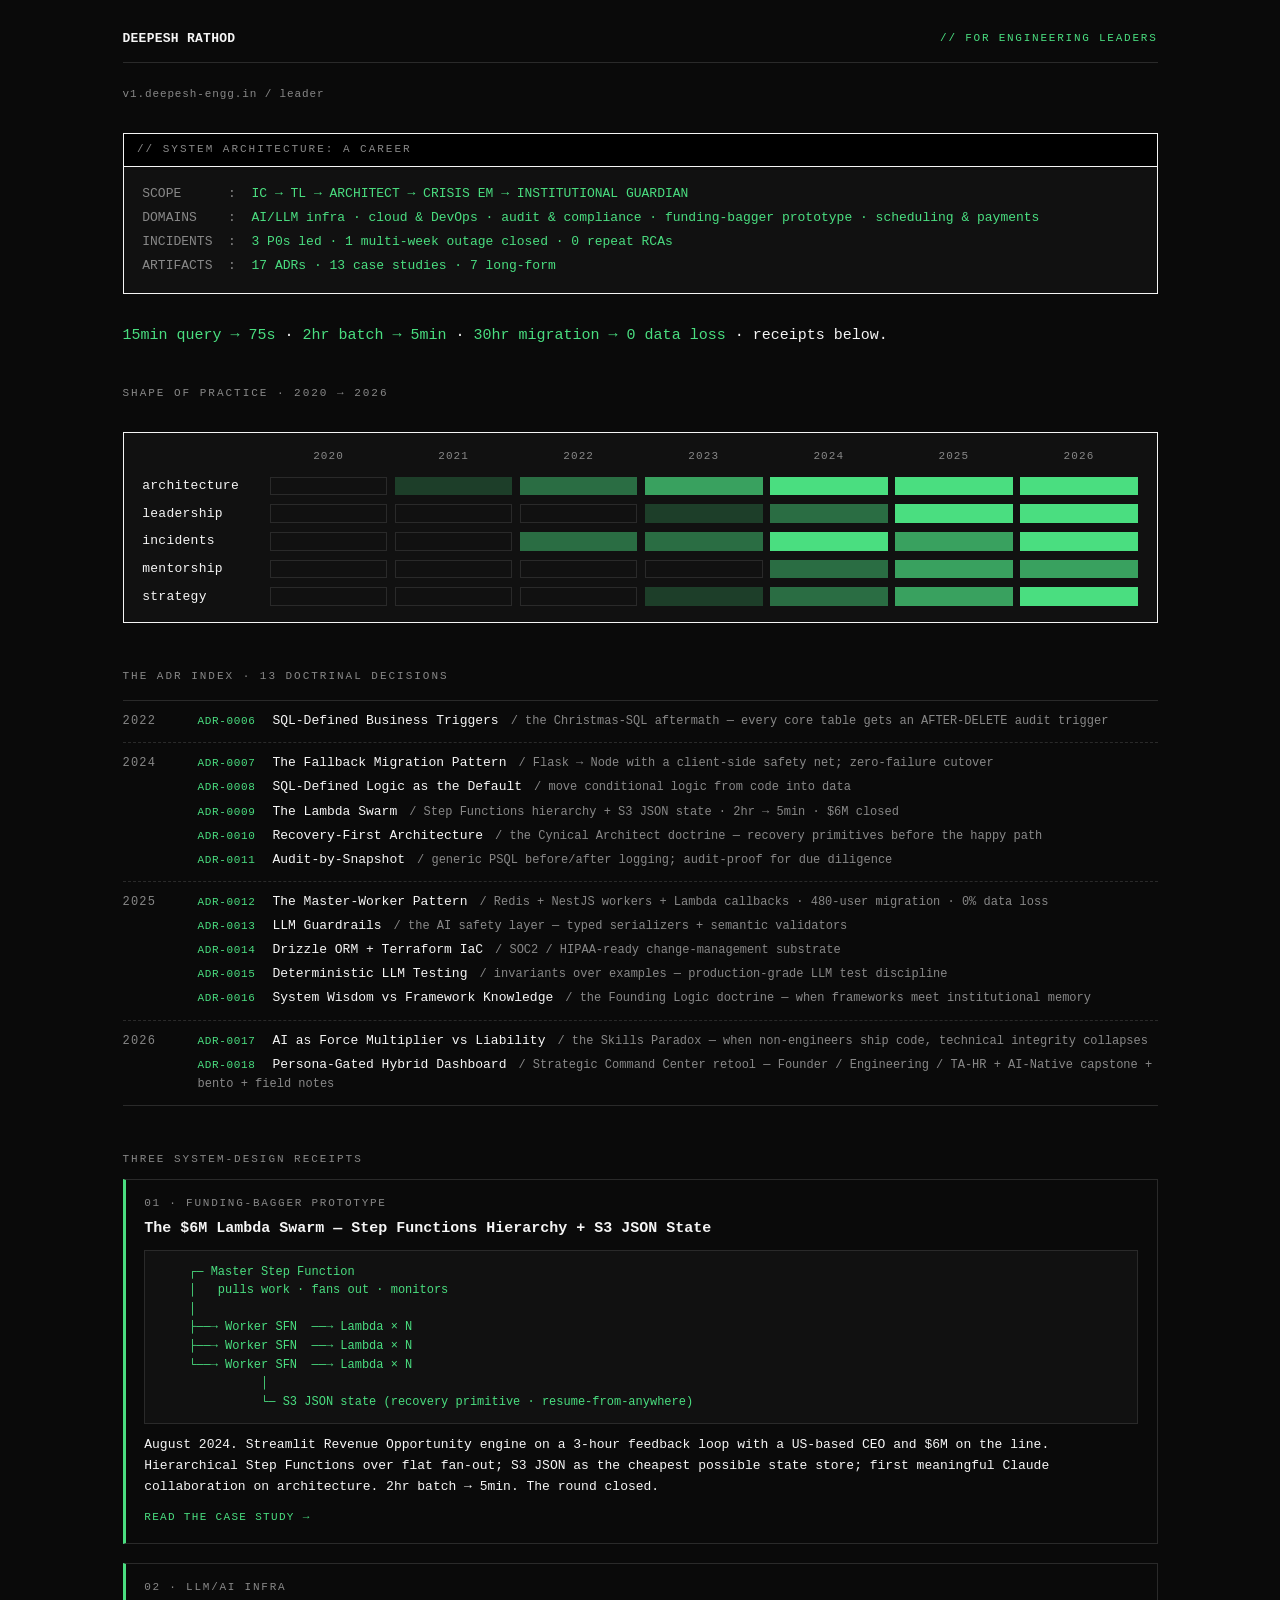
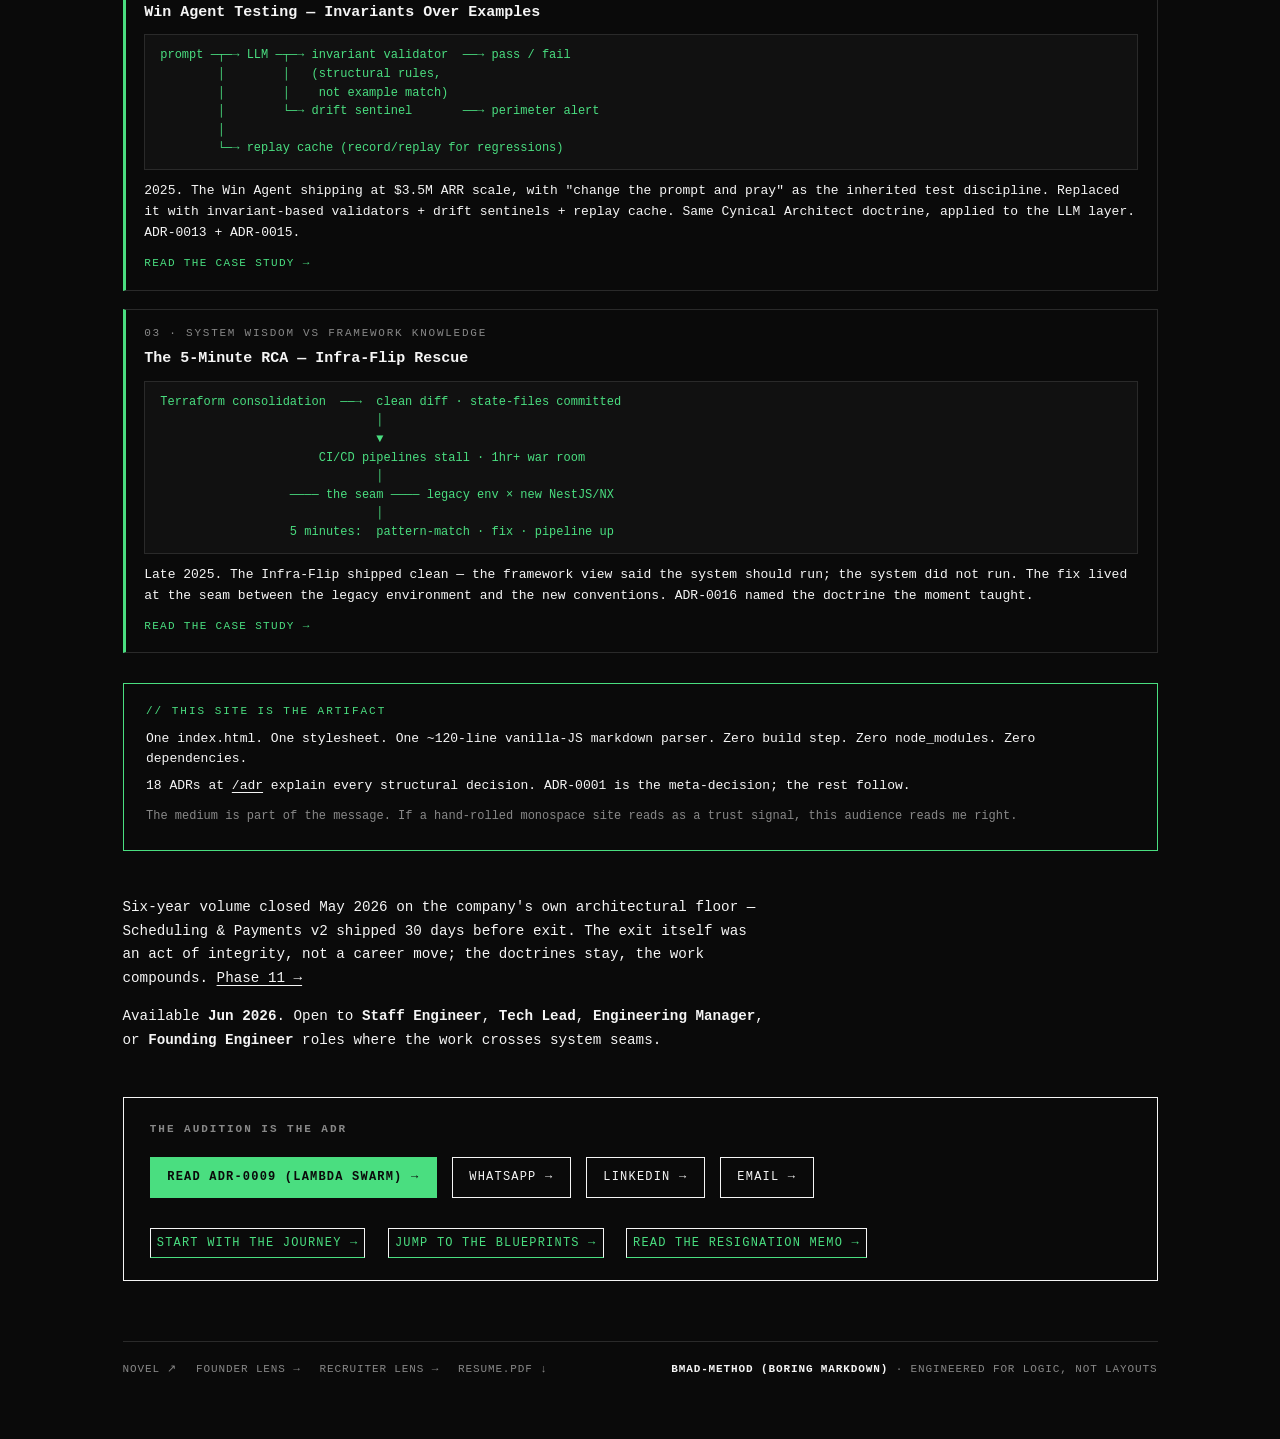
<file: leader.html>
<!doctype html>
<html lang="en">
<head>
  <meta charset="utf-8" />
  <meta name="viewport" content="width=device-width, initial-scale=1" />
  <title>Deepesh Rathod · For Engineering Leaders</title>
  <meta name="description" content="17 ADRs. 13 case studies. 7 long-form doctrines. Six years of decisions, written down at the time they were made. The portfolio for engineering leaders evaluating depth, judgment, and IC↔Lead range." />
  <meta name="color-scheme" content="dark" />
  <meta property="og:title" content="Deepesh Rathod · For Engineering Leaders" />
  <meta property="og:description" content="Receipts: 15-min query → 75s · 2hr batch → 5min · 30hr migration → 0 data loss. 17 ADRs underneath." />
  <link rel="stylesheet" href="./assets/styles.css?v=13" />
  <link rel="stylesheet" href="./assets/covers.css?v=1" />
</head>
<body data-cover="leader">
  <div class="cover-shell">

    <!-- ============== NAV ============== -->
    <nav class="cover-nav" aria-label="Primary">
      <div class="brand">
        <a href="./">DEEPESH RATHOD</a>
      </div>
      <div class="lens">// For Engineering Leaders</div>
    </nav>

    <p class="cover-slug">v1.deepesh-engg.in / leader</p>

    <!-- ============== HERO — SYSTEM ARCHITECTURE BLOCK ============== -->
    <section class="system-arch" aria-label="Career as system architecture">
      <p class="label">// SYSTEM ARCHITECTURE: A CAREER</p>
<pre><span class="key">SCOPE      :</span>  <span class="val">IC → TL → ARCHITECT → CRISIS EM → INSTITUTIONAL GUARDIAN</span>
<span class="key">DOMAINS    :</span>  <span class="val">AI/LLM infra · cloud &amp; DevOps · audit &amp; compliance · funding-bagger prototype · scheduling &amp; payments</span>
<span class="key">INCIDENTS  :</span>  <span class="val">3 P0s led · 1 multi-week outage closed · 0 repeat RCAs</span>
<span class="key">ARTIFACTS  :</span>  <span class="val">17 ADRs · 13 case studies · 7 long-form</span></pre>
    </section>

    <!-- ============== JOHN'S RATIO HOOK ============== -->
    <p class="leader-hook"><em>15min query → 75s</em> · <em>2hr batch → 5min</em> · <em>30hr migration → 0 data loss</em> · receipts below.</p>

    <!-- ============== SCOPE-VS-TIME DENSITY GRID ============== -->
    <p class="cover-section">Shape Of Practice · 2020 → 2026</p>
    <div class="scope-grid" aria-label="Practice density over time">
      <div class="scope-grid-table">
        <div class="head"></div>
        <div class="head">2020</div>
        <div class="head">2021</div>
        <div class="head">2022</div>
        <div class="head">2023</div>
        <div class="head">2024</div>
        <div class="head">2025</div>
        <div class="head">2026</div>

        <div class="row-label">architecture</div>
        <div class="cell"></div>
        <div class="cell d1"></div>
        <div class="cell d2"></div>
        <div class="cell d3"></div>
        <div class="cell d4"></div>
        <div class="cell d4"></div>
        <div class="cell d4"></div>

        <div class="row-label">leadership</div>
        <div class="cell"></div>
        <div class="cell"></div>
        <div class="cell"></div>
        <div class="cell d1"></div>
        <div class="cell d2"></div>
        <div class="cell d4"></div>
        <div class="cell d4"></div>

        <div class="row-label">incidents</div>
        <div class="cell"></div>
        <div class="cell"></div>
        <div class="cell d2"></div>
        <div class="cell d2"></div>
        <div class="cell d4"></div>
        <div class="cell d3"></div>
        <div class="cell d4"></div>

        <div class="row-label">mentorship</div>
        <div class="cell"></div>
        <div class="cell"></div>
        <div class="cell"></div>
        <div class="cell"></div>
        <div class="cell d2"></div>
        <div class="cell d3"></div>
        <div class="cell d3"></div>

        <div class="row-label">strategy</div>
        <div class="cell"></div>
        <div class="cell"></div>
        <div class="cell"></div>
        <div class="cell d1"></div>
        <div class="cell d2"></div>
        <div class="cell d3"></div>
        <div class="cell d4"></div>
      </div>
    </div>

    <!-- ============== ADR INDEX TIMELINE ============== -->
    <p class="cover-section">The ADR Index · 13 Doctrinal Decisions</p>
    <section class="adr-index" aria-label="Architecture Decision Records by year">

      <div class="adr-year-row">
        <span class="year">2022</span>
        <div class="items">
          <a class="item" href="./#0006-sql-defined-business-triggers">
            <span class="id">ADR-0006</span> SQL-Defined Business Triggers<span class="ctx"> / the Christmas-SQL aftermath — every core table gets an AFTER-DELETE audit trigger</span>
          </a>
        </div>
      </div>

      <div class="adr-year-row">
        <span class="year">2024</span>
        <div class="items">
          <a class="item" href="./#0007-fallback-migration-pattern">
            <span class="id">ADR-0007</span> The Fallback Migration Pattern<span class="ctx"> / Flask → Node with a client-side safety net; zero-failure cutover</span>
          </a>
          <a class="item" href="./#0008-sql-defined-logic-pattern">
            <span class="id">ADR-0008</span> SQL-Defined Logic as the Default<span class="ctx"> / move conditional logic from code into data</span>
          </a>
          <a class="item" href="./#0009-lambda-swarm-step-functions">
            <span class="id">ADR-0009</span> The Lambda Swarm<span class="ctx"> / Step Functions hierarchy + S3 JSON state · 2hr → 5min · $6M closed</span>
          </a>
          <a class="item" href="./#0010-cynical-architect-recovery-first">
            <span class="id">ADR-0010</span> Recovery-First Architecture<span class="ctx"> / the Cynical Architect doctrine — recovery primitives before the happy path</span>
          </a>
          <a class="item" href="./#0011-psql-audit-by-snapshot">
            <span class="id">ADR-0011</span> Audit-by-Snapshot<span class="ctx"> / generic PSQL before/after logging; audit-proof for due diligence</span>
          </a>
        </div>
      </div>

      <div class="adr-year-row">
        <span class="year">2025</span>
        <div class="items">
          <a class="item" href="./#0012-master-worker-redis-pattern">
            <span class="id">ADR-0012</span> The Master-Worker Pattern<span class="ctx"> / Redis + NestJS workers + Lambda callbacks · 480-user migration · 0% data loss</span>
          </a>
          <a class="item" href="./#0013-llm-guardrails-ai-safety-layer">
            <span class="id">ADR-0013</span> LLM Guardrails<span class="ctx"> / the AI safety layer — typed serializers + semantic validators</span>
          </a>
          <a class="item" href="./#0014-drizzle-orm-iac-compliance">
            <span class="id">ADR-0014</span> Drizzle ORM + Terraform IaC<span class="ctx"> / SOC2 / HIPAA-ready change-management substrate</span>
          </a>
          <a class="item" href="./#0015-deterministic-llm-testing">
            <span class="id">ADR-0015</span> Deterministic LLM Testing<span class="ctx"> / invariants over examples — production-grade LLM test discipline</span>
          </a>
          <a class="item" href="./#0016-system-wisdom-vs-framework-knowledge">
            <span class="id">ADR-0016</span> System Wisdom vs Framework Knowledge<span class="ctx"> / the Founding Logic doctrine — when frameworks meet institutional memory</span>
          </a>
        </div>
      </div>

      <div class="adr-year-row">
        <span class="year">2026</span>
        <div class="items">
          <a class="item" href="./#0017-ai-as-force-multiplier-vs-liability">
            <span class="id">ADR-0017</span> AI as Force Multiplier vs Liability<span class="ctx"> / the Skills Paradox — when non-engineers ship code, technical integrity collapses</span>
          </a>
          <a class="item" href="./#0018-persona-gated-hybrid-dashboard">
            <span class="id">ADR-0018</span> Persona-Gated Hybrid Dashboard<span class="ctx"> / Strategic Command Center retool — Founder / Engineering / TA-HR + AI-Native capstone + bento + field notes</span>
          </a>
        </div>
      </div>

    </section>

    <!-- ============== THREE SYSTEM-DESIGN CASE STUDIES WITH DIAGRAMS ============== -->
    <p class="cover-section">Three System-Design Receipts</p>

    <article class="leader-case">
      <p class="num-label">01 · funding-bagger prototype</p>
      <h3>The $6M Lambda Swarm — Step Functions Hierarchy + S3 JSON State</h3>
<pre class="diagram">    ┌─ Master Step Function
    │   pulls work · fans out · monitors
    │
    ├──→ Worker SFN  ──→ Lambda × N
    ├──→ Worker SFN  ──→ Lambda × N
    └──→ Worker SFN  ──→ Lambda × N
              │
              └─ S3 JSON state (recovery primitive · resume-from-anywhere)</pre>
      <p class="blurb">August 2024. Streamlit Revenue Opportunity engine on a 3-hour feedback loop with a US-based CEO and $6M on the line. Hierarchical Step Functions over flat fan-out; S3 JSON as the cheapest possible state store; first meaningful Claude collaboration on architecture. 2hr batch → 5min. The round closed.</p>
      <a class="read" href="./#lambda-swarm">read the case study →</a>
    </article>

    <article class="leader-case">
      <p class="num-label">02 · LLM/AI infra</p>
      <h3>Win Agent Testing — Invariants Over Examples</h3>
<pre class="diagram">prompt ─┬─→ LLM ─┬─→ invariant validator  ──→ pass / fail
        │        │   (structural rules,
        │        │    not example match)
        │        └─→ drift sentinel       ──→ perimeter alert
        │
        └─→ replay cache (record/replay for regressions)</pre>
      <p class="blurb">2025. The Win Agent shipping at $3.5M ARR scale, with "change the prompt and pray" as the inherited test discipline. Replaced it with invariant-based validators + drift sentinels + replay cache. Same Cynical Architect doctrine, applied to the LLM layer. ADR-0013 + ADR-0015.</p>
      <a class="read" href="./#win-agent-testing">read the case study →</a>
    </article>

    <article class="leader-case">
      <p class="num-label">03 · System Wisdom vs Framework Knowledge</p>
      <h3>The 5-Minute RCA — Infra-Flip Rescue</h3>
<pre class="diagram">Terraform consolidation  ──→  clean diff · state-files committed
                              │
                              ▼
                      CI/CD pipelines stall · 1hr+ war room
                              │
                  ──── the seam ──── legacy env × new NestJS/NX
                              │
                  5 minutes:  pattern-match · fix · pipeline up</pre>
      <p class="blurb">Late 2025. The Infra-Flip shipped clean — the framework view said the system should run; the system did not run. The fix lived at the seam between the legacy environment and the new conventions. ADR-0016 named the doctrine the moment taught.</p>
      <a class="read" href="./#infra-flip-rca">read the case study →</a>
    </article>

    <!-- ============== BORING-MARKDOWN CALLOUT ============== -->
    <section class="bm-callout" aria-label="The portfolio is the artifact">
      <p class="label">// This site IS the artifact</p>
      <p>One <code>index.html</code>. One stylesheet. One ~120-line vanilla-JS markdown parser. Zero build step. Zero <code>node_modules</code>. Zero dependencies.</p>
      <p>18 ADRs at <a href="./#0001-boring-markdown-stack">/adr</a> explain every structural decision. ADR-0001 is the meta-decision; the rest follow.</p>
      <p class="stack-line">The medium is part of the message. If a hand-rolled monospace site reads as a trust signal, this audience reads me right.</p>
    </section>

    <!-- ============== BRIEF EXIT MENTION ============== -->
    <section class="what-i-look-for">
      <p>Six-year volume closed May 2026 on the company's own architectural floor — Scheduling &amp; Payments v2 shipped 30 days before exit. The exit itself was an act of integrity, not a career move; the doctrines stay, the work compounds. <a href="./#phase-11">Phase 11 →</a></p>
      <p>Available <strong>Jun 2026</strong>. Open to <strong>Staff Engineer</strong>, <strong>Tech Lead</strong>, <strong>Engineering Manager</strong>, or <strong>Founding Engineer</strong> roles where the work crosses system seams.</p>
    </section>

    <!-- ============== CTA ============== -->
    <section class="cta" aria-label="Contact">
      <h2>The Audition Is The ADR</h2>
      <div class="row">
        <a class="primary" href="./#0009-lambda-swarm-step-functions">Read ADR-0009 (Lambda Swarm) →</a>
        <a href="https://wa.me/917987215728?text=Hi%20Deepesh%2C%20engineering-leader%20role%20at%20%5Bcompany%5D" target="_blank" rel="noopener noreferrer">WhatsApp →</a>
        <a href="https://www.linkedin.com/in/deepesh-rathod-315152198/" target="_blank" rel="noopener noreferrer">LinkedIn →</a>
        <a href="mailto:deepeshd03938@gmail.com?subject=%5BStaff%2FTL%2FEM%5D%20%5Byour%20company%5D&body=Tell%20me%3A%20the%20system%20you%27re%20building%2C%20the%20seam%20that%27s%20costing%20you%2C%20what%20good%20looks%20like%20in%2090%20days.%0A%0A">Email →</a>
      </div>
      <div class="reading-paths">
        <a href="./#journey">start with the journey →</a>
        <a href="./#blueprints">jump to the blueprints →</a>
        <a href="./#phase-11">read the resignation memo →</a>
      </div>
    </section>

    <!-- ============== FOOTER ============== -->
    <footer class="cover-footer">
      <div class="links">
        <a href="./">novel ↗</a>
        <a href="./founder.html">founder lens →</a>
        <a href="./recruiter.html">recruiter lens →</a>
        <a href="./Deepesh_Rathod_Resume.pdf" download>resume.pdf ↓</a>
      </div>
      <div class="built">
        <strong>BMAD-METHOD (Boring Markdown)</strong> · Engineered for Logic, not Layouts
      </div>
    </footer>

  </div>
</body>
</html>
</file>
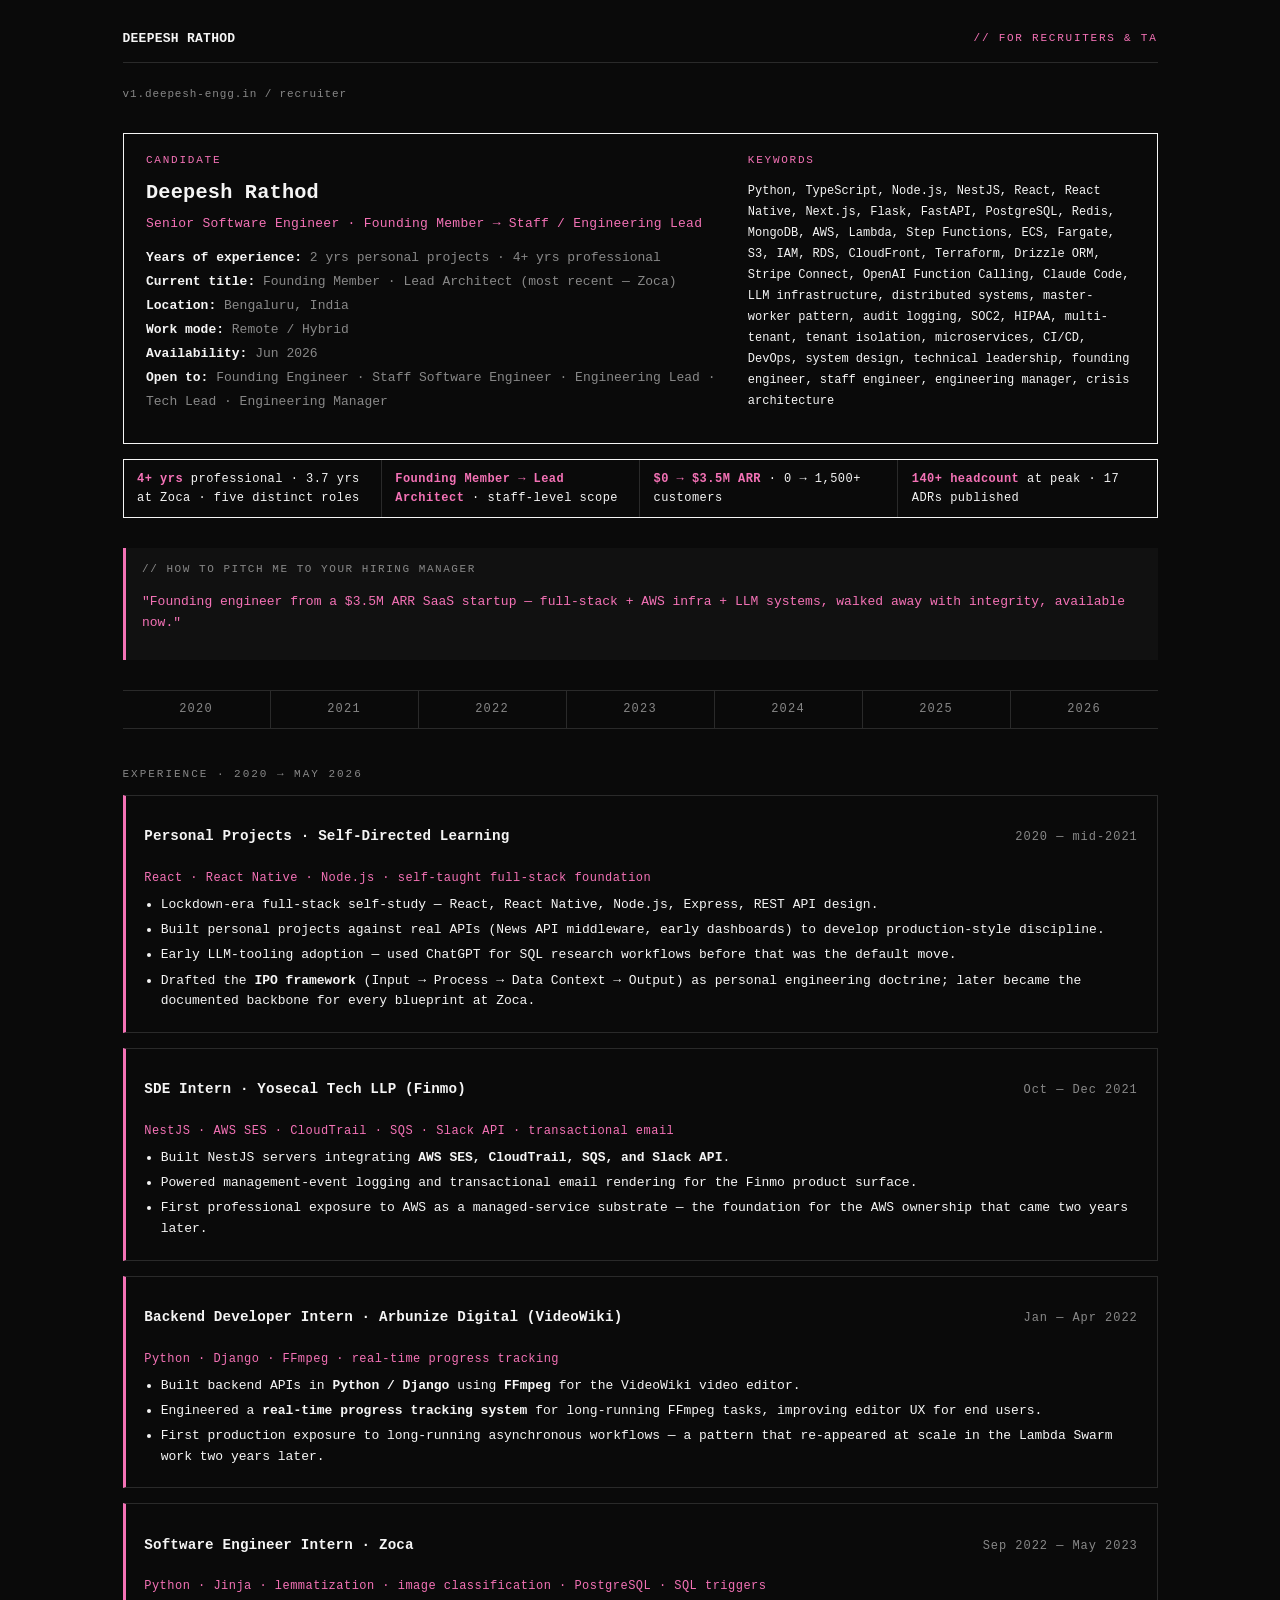
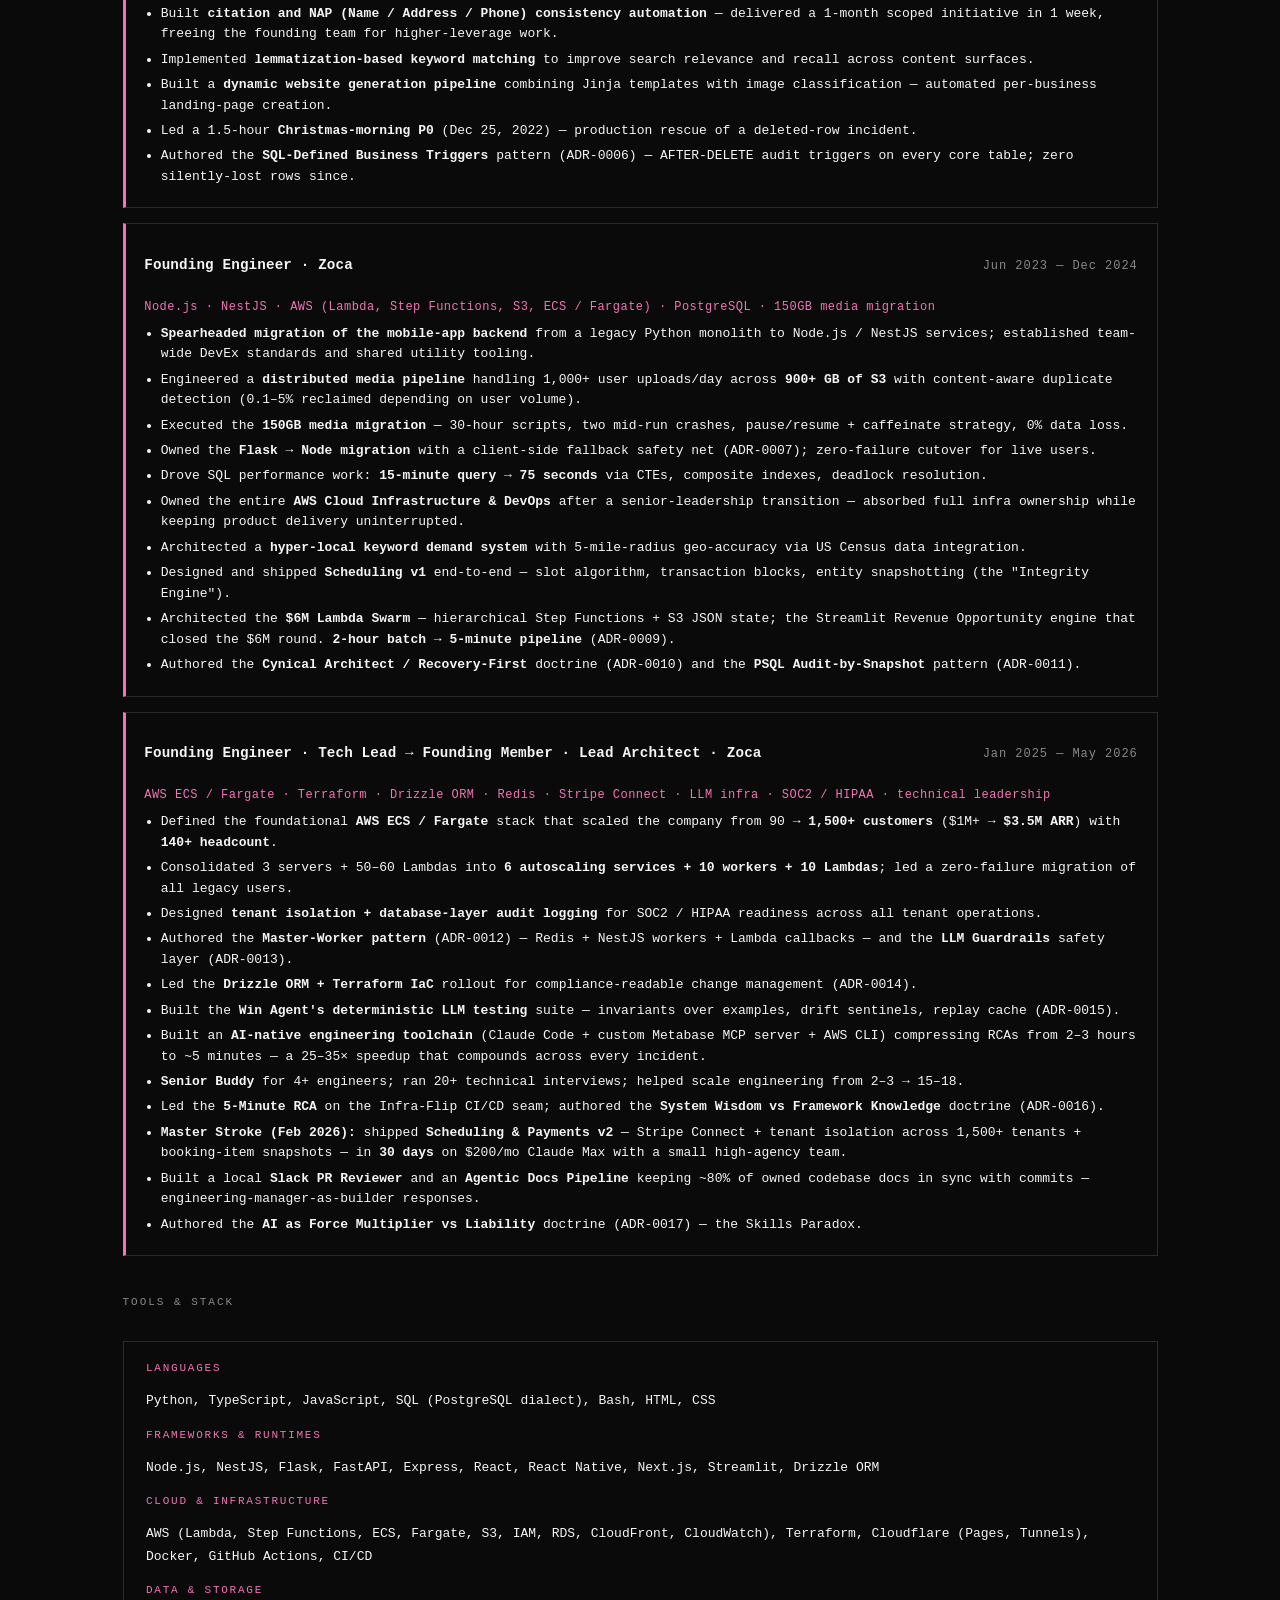
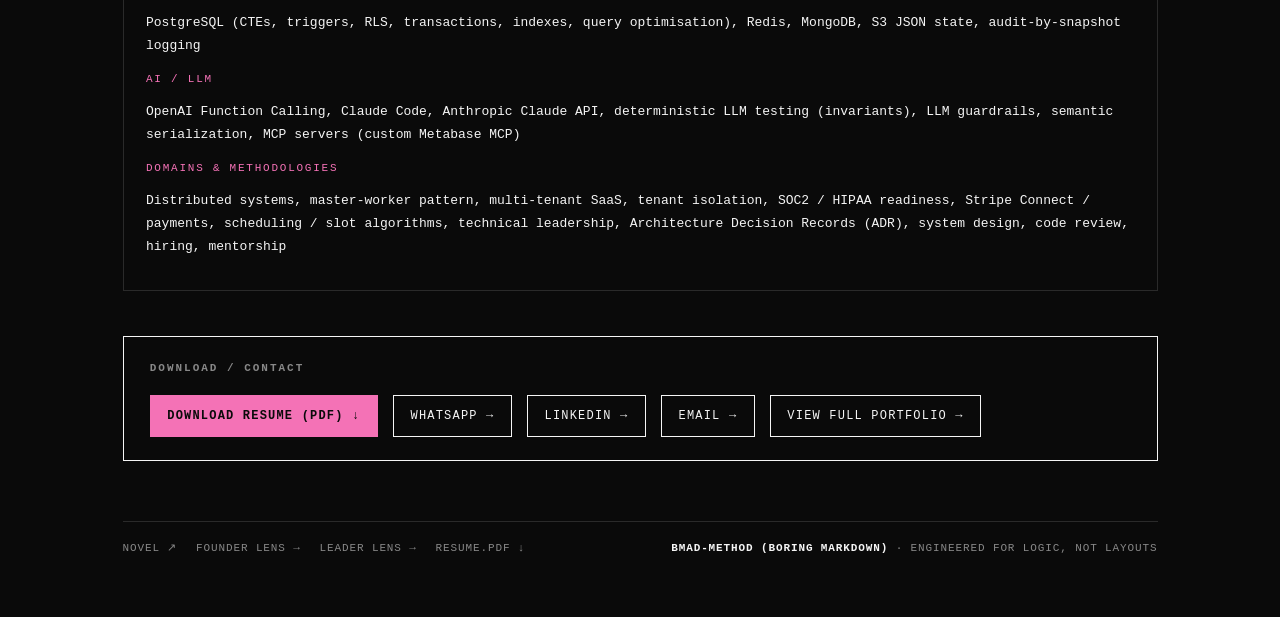
<file: recruiter.html>
<!doctype html>
<html lang="en">
<head>
  <meta charset="utf-8" />
  <meta name="viewport" content="width=device-width, initial-scale=1" />
  <title>Deepesh Rathod · Senior Software Engineer · Founding Member → Staff</title>
  <meta name="description" content="Senior Software Engineer · 4+ years professional · Founding Member at Zoca · scaled 0 → $3.5M ARR · Python · TypeScript · AWS · LLM/AI infrastructure · distributed systems · available Jun 2026." />
  <meta name="color-scheme" content="dark" />
  <meta property="og:title" content="Deepesh Rathod · Senior Software Engineer · Founding Member → Staff" />
  <meta property="og:description" content="4+ years professional · Founding Engineer · scaled 0 → $3.5M ARR · full-stack + AWS + LLM systems · available Jun 2026." />
  <link rel="stylesheet" href="./assets/styles.css?v=13" />
  <link rel="stylesheet" href="./assets/covers.css?v=1" />
</head>
<body data-cover="recruiter">
  <div class="cover-shell">

    <!-- ============== NAV ============== -->
    <nav class="cover-nav" aria-label="Primary">
      <div class="brand">
        <a href="./">DEEPESH RATHOD</a>
      </div>
      <div class="lens">// For Recruiters &amp; TA</div>
    </nav>

    <p class="cover-slug">v1.deepesh-engg.in / recruiter</p>

    <!-- ============== HEADER CARD ============== -->
    <section class="r-header" aria-label="Candidate header">
      <div class="r-header-left">
        <p class="label">Candidate</p>
        <h1>Deepesh Rathod</h1>
        <p class="role-line">Senior Software Engineer · Founding Member → Staff / Engineering Lead</p>
        <p class="meta">
          <strong>Years of experience:</strong> 2 yrs personal projects · 4+ yrs professional<br />
          <strong>Current title:</strong> Founding Member · Lead Architect (most recent — Zoca)<br />
          <strong>Location:</strong> Bengaluru, India<br />
          <strong>Work mode:</strong> Remote / Hybrid<br />
          <strong>Availability:</strong> Jun 2026<br />
          <strong>Open to:</strong> Founding Engineer · Staff Software Engineer · Engineering Lead · Tech Lead · Engineering Manager
        </p>
      </div>
      <div class="r-header-right">
        <p class="label">Keywords</p>
        <!-- Keywords placeholder — replaced after QC of the keyword draft (see _bmad-output/recruiter-keywords.md once drafted) -->
        <p class="keywords">
          Python, TypeScript, Node.js, NestJS, React, React Native, Next.js, Flask, FastAPI, PostgreSQL, Redis, MongoDB, AWS, Lambda, Step Functions, ECS, Fargate, S3, IAM, RDS, CloudFront, Terraform, Drizzle ORM, Stripe Connect, OpenAI Function Calling, Claude Code, LLM infrastructure, distributed systems, master-worker pattern, audit logging, SOC2, HIPAA, multi-tenant, tenant isolation, microservices, CI/CD, DevOps, system design, technical leadership, founding engineer, staff engineer, engineering manager, crisis architecture
        </p>
      </div>
    </section>

    <!-- ============== QUICK-FACTS STRIP ============== -->
    <section class="quick-facts" aria-label="Quick facts">
      <div class="fact"><strong>4+ yrs</strong> professional · 3.7 yrs at Zoca · five distinct roles</div>
      <div class="fact"><strong>Founding Member → Lead Architect</strong> · staff-level scope</div>
      <div class="fact"><strong>$0 → $3.5M ARR</strong> · 0 → 1,500+ customers</div>
      <div class="fact"><strong>140+ headcount</strong> at peak · 17 ADRs published</div>
    </section>

    <!-- ============== PITCH QUOTE FOR HIRING MANAGER ============== -->
    <section class="pitch-quote" aria-label="Pitch to your hiring manager">
      <p class="label">// How to pitch me to your hiring manager</p>
      <p><em>"Founding engineer from a $3.5M ARR SaaS startup — full-stack + AWS infra + LLM systems, walked away with integrity, available now."</em></p>
    </section>

    <!-- ============== YEAR-STRIP ANCHOR NAV ============== -->
    <nav class="year-strip" aria-label="Jump to year">
      <a href="#y2020">2020</a>
      <a href="#y2021">2021</a>
      <a href="#y2022">2022</a>
      <a href="#y2023">2023</a>
      <a href="#y2023">2024</a>
      <a href="#y2025">2025</a>
      <a href="#y2025">2026</a>
    </nav>

    <!-- ============== EXPERIENCE — SIX RESUME BLOCKS (PDF-aligned) ============== -->
    <p class="cover-section">Experience · 2020 → May 2026</p>

    <article class="resume-block" id="y2020">
      <div class="head">
        <p class="role-title">Personal Projects · Self-Directed Learning</p>
        <p class="year">2020 — mid-2021</p>
      </div>
      <p class="scope">React · React Native · Node.js · self-taught full-stack foundation</p>
      <ul>
        <li>Lockdown-era full-stack self-study — React, React Native, Node.js, Express, REST API design.</li>
        <li>Built personal projects against real APIs (News API middleware, early dashboards) to develop production-style discipline.</li>
        <li>Early LLM-tooling adoption — used ChatGPT for SQL research workflows before that was the default move.</li>
        <li>Drafted the <strong>IPO framework</strong> (Input → Process → Data Context → Output) as personal engineering doctrine; later became the documented backbone for every blueprint at Zoca.</li>
      </ul>
    </article>

    <article class="resume-block" id="y2021">
      <div class="head">
        <p class="role-title">SDE Intern · Yosecal Tech LLP (Finmo)</p>
        <p class="year">Oct — Dec 2021</p>
      </div>
      <p class="scope">NestJS · AWS SES · CloudTrail · SQS · Slack API · transactional email</p>
      <ul>
        <li>Built NestJS servers integrating <strong>AWS SES, CloudTrail, SQS, and Slack API</strong>.</li>
        <li>Powered management-event logging and transactional email rendering for the Finmo product surface.</li>
        <li>First professional exposure to AWS as a managed-service substrate — the foundation for the AWS ownership that came two years later.</li>
      </ul>
    </article>

    <article class="resume-block" id="y2022">
      <div class="head">
        <p class="role-title">Backend Developer Intern · Arbunize Digital (VideoWiki)</p>
        <p class="year">Jan — Apr 2022</p>
      </div>
      <p class="scope">Python · Django · FFmpeg · real-time progress tracking</p>
      <ul>
        <li>Built backend APIs in <strong>Python / Django</strong> using <strong>FFmpeg</strong> for the VideoWiki video editor.</li>
        <li>Engineered a <strong>real-time progress tracking system</strong> for long-running FFmpeg tasks, improving editor UX for end users.</li>
        <li>First production exposure to long-running asynchronous workflows — a pattern that re-appeared at scale in the Lambda Swarm work two years later.</li>
      </ul>
    </article>

    <article class="resume-block" id="y2022-zoca">
      <div class="head">
        <p class="role-title">Software Engineer Intern · Zoca</p>
        <p class="year">Sep 2022 — May 2023</p>
      </div>
      <p class="scope">Python · Jinja · lemmatization · image classification · PostgreSQL · SQL triggers</p>
      <ul>
        <li>Built <strong>citation and NAP (Name / Address / Phone) consistency automation</strong> — delivered a 1-month scoped initiative in 1 week, freeing the founding team for higher-leverage work.</li>
        <li>Implemented <strong>lemmatization-based keyword matching</strong> to improve search relevance and recall across content surfaces.</li>
        <li>Built a <strong>dynamic website generation pipeline</strong> combining Jinja templates with image classification — automated per-business landing-page creation.</li>
        <li>Led a 1.5-hour <strong>Christmas-morning P0</strong> (Dec 25, 2022) — production rescue of a deleted-row incident.</li>
        <li>Authored the <strong>SQL-Defined Business Triggers</strong> pattern (ADR-0006) — AFTER-DELETE audit triggers on every core table; zero silently-lost rows since.</li>
      </ul>
    </article>

    <article class="resume-block" id="y2023">
      <div class="head">
        <p class="role-title">Founding Engineer · Zoca</p>
        <p class="year">Jun 2023 — Dec 2024</p>
      </div>
      <p class="scope">Node.js · NestJS · AWS (Lambda, Step Functions, S3, ECS / Fargate) · PostgreSQL · 150GB media migration</p>
      <ul>
        <li><strong>Spearheaded migration of the mobile-app backend</strong> from a legacy Python monolith to Node.js / NestJS services; established team-wide DevEx standards and shared utility tooling.</li>
        <li>Engineered a <strong>distributed media pipeline</strong> handling 1,000+ user uploads/day across <strong>900+ GB of S3</strong> with content-aware duplicate detection (0.1–5% reclaimed depending on user volume).</li>
        <li>Executed the <strong>150GB media migration</strong> — 30-hour scripts, two mid-run crashes, pause/resume + caffeinate strategy, 0% data loss.</li>
        <li>Owned the <strong>Flask → Node migration</strong> with a client-side fallback safety net (ADR-0007); zero-failure cutover for live users.</li>
        <li>Drove SQL performance work: <strong>15-minute query → 75 seconds</strong> via CTEs, composite indexes, deadlock resolution.</li>
        <li>Owned the entire <strong>AWS Cloud Infrastructure &amp; DevOps</strong> after a senior-leadership transition — absorbed full infra ownership while keeping product delivery uninterrupted.</li>
        <li>Architected a <strong>hyper-local keyword demand system</strong> with 5-mile-radius geo-accuracy via US Census data integration.</li>
        <li>Designed and shipped <strong>Scheduling v1</strong> end-to-end — slot algorithm, transaction blocks, entity snapshotting (the "Integrity Engine").</li>
        <li>Architected the <strong>$6M Lambda Swarm</strong> — hierarchical Step Functions + S3 JSON state; the Streamlit Revenue Opportunity engine that closed the $6M round. <strong>2-hour batch → 5-minute pipeline</strong> (ADR-0009).</li>
        <li>Authored the <strong>Cynical Architect / Recovery-First</strong> doctrine (ADR-0010) and the <strong>PSQL Audit-by-Snapshot</strong> pattern (ADR-0011).</li>
      </ul>
    </article>

    <article class="resume-block" id="y2025">
      <div class="head">
        <p class="role-title">Founding Engineer · Tech Lead → Founding Member · Lead Architect · Zoca</p>
        <p class="year">Jan 2025 — May 2026</p>
      </div>
      <p class="scope">AWS ECS / Fargate · Terraform · Drizzle ORM · Redis · Stripe Connect · LLM infra · SOC2 / HIPAA · technical leadership</p>
      <ul>
        <li>Defined the foundational <strong>AWS ECS / Fargate</strong> stack that scaled the company from 90 → <strong>1,500+ customers</strong> ($1M+ → <strong>$3.5M ARR</strong>) with <strong>140+ headcount</strong>.</li>
        <li>Consolidated 3 servers + 50–60 Lambdas into <strong>6 autoscaling services + 10 workers + 10 Lambdas</strong>; led a zero-failure migration of all legacy users.</li>
        <li>Designed <strong>tenant isolation + database-layer audit logging</strong> for SOC2 / HIPAA readiness across all tenant operations.</li>
        <li>Authored the <strong>Master-Worker pattern</strong> (ADR-0012) — Redis + NestJS workers + Lambda callbacks — and the <strong>LLM Guardrails</strong> safety layer (ADR-0013).</li>
        <li>Led the <strong>Drizzle ORM + Terraform IaC</strong> rollout for compliance-readable change management (ADR-0014).</li>
        <li>Built the <strong>Win Agent's deterministic LLM testing</strong> suite — invariants over examples, drift sentinels, replay cache (ADR-0015).</li>
        <li>Built an <strong>AI-native engineering toolchain</strong> (Claude Code + custom Metabase MCP server + AWS CLI) compressing RCAs from 2–3 hours to ~5 minutes — a 25–35× speedup that compounds across every incident.</li>
        <li><strong>Senior Buddy</strong> for 4+ engineers; ran 20+ technical interviews; helped scale engineering from 2–3 → 15–18.</li>
        <li>Led the <strong>5-Minute RCA</strong> on the Infra-Flip CI/CD seam; authored the <strong>System Wisdom vs Framework Knowledge</strong> doctrine (ADR-0016).</li>
        <li><strong>Master Stroke (Feb 2026):</strong> shipped <strong>Scheduling &amp; Payments v2</strong> — Stripe Connect + tenant isolation across 1,500+ tenants + booking-item snapshots — in <strong>30 days</strong> on $200/mo Claude Max with a small high-agency team.</li>
        <li>Built a local <strong>Slack PR Reviewer</strong> and an <strong>Agentic Docs Pipeline</strong> keeping ~80% of owned codebase docs in sync with commits — engineering-manager-as-builder responses.</li>
        <li>Authored the <strong>AI as Force Multiplier vs Liability</strong> doctrine (ADR-0017) — the Skills Paradox.</li>
      </ul>
    </article>

    <!-- ============== TOOLS & STACK ============== -->
    <p class="cover-section">Tools &amp; Stack</p>
    <section class="tools-stack" aria-label="Tools and stack">
      <!-- Categories placeholder — finalised after QC of the keyword draft (Task #6) -->
      <div class="group">
        <p class="grp-label">Languages</p>
        <p class="grp-items">Python, TypeScript, JavaScript, SQL (PostgreSQL dialect), Bash, HTML, CSS</p>
      </div>
      <div class="group">
        <p class="grp-label">Frameworks &amp; Runtimes</p>
        <p class="grp-items">Node.js, NestJS, Flask, FastAPI, Express, React, React Native, Next.js, Streamlit, Drizzle ORM</p>
      </div>
      <div class="group">
        <p class="grp-label">Cloud &amp; Infrastructure</p>
        <p class="grp-items">AWS (Lambda, Step Functions, ECS, Fargate, S3, IAM, RDS, CloudFront, CloudWatch), Terraform, Cloudflare (Pages, Tunnels), Docker, GitHub Actions, CI/CD</p>
      </div>
      <div class="group">
        <p class="grp-label">Data &amp; Storage</p>
        <p class="grp-items">PostgreSQL (CTEs, triggers, RLS, transactions, indexes, query optimisation), Redis, MongoDB, S3 JSON state, audit-by-snapshot logging</p>
      </div>
      <div class="group">
        <p class="grp-label">AI / LLM</p>
        <p class="grp-items">OpenAI Function Calling, Claude Code, Anthropic Claude API, deterministic LLM testing (invariants), LLM guardrails, semantic serialization, MCP servers (custom Metabase MCP)</p>
      </div>
      <div class="group">
        <p class="grp-label">Domains &amp; Methodologies</p>
        <p class="grp-items">Distributed systems, master-worker pattern, multi-tenant SaaS, tenant isolation, SOC2 / HIPAA readiness, Stripe Connect / payments, scheduling / slot algorithms, technical leadership, Architecture Decision Records (ADR), system design, code review, hiring, mentorship</p>
      </div>
    </section>

    <!-- ============== CTA — PDF PRIMARY ============== -->
    <section class="cta" aria-label="Download / contact">
      <h2>Download / Contact</h2>
      <div class="row">
        <a class="primary" href="./Deepesh_Rathod_Resume.pdf" download>Download Resume (PDF) ↓</a>
        <a href="https://wa.me/917987215728?text=Hi%20Deepesh%2C%20a%20role%20at%20%5Bcompany%5D%20—%20%5Btitle%5D" target="_blank" rel="noopener noreferrer">WhatsApp →</a>
        <a href="https://www.linkedin.com/in/deepesh-rathod-315152198/" target="_blank" rel="noopener noreferrer">LinkedIn →</a>
        <a href="mailto:deepeshd03938@gmail.com?subject=%5BCandidate%20Inquiry%5D%20%5Brole%5D%20at%20%5Bcompany%5D&body=Role%3A%0ACompany%3A%0ALocation%2Fwork%20mode%3A%0ABrief%20JD%20or%20link%3A%0A%0A">Email →</a>
        <a href="./">View full portfolio →</a>
      </div>
    </section>

    <!-- ============== FOOTER ============== -->
    <footer class="cover-footer">
      <div class="links">
        <a href="./">novel ↗</a>
        <a href="./founder.html">founder lens →</a>
        <a href="./leader.html">leader lens →</a>
        <a href="./Deepesh_Rathod_Resume.pdf" download>resume.pdf ↓</a>
      </div>
      <div class="built">
        <strong>BMAD-METHOD (Boring Markdown)</strong> · Engineered for Logic, not Layouts
      </div>
    </footer>

  </div>
</body>
</html>
</file>
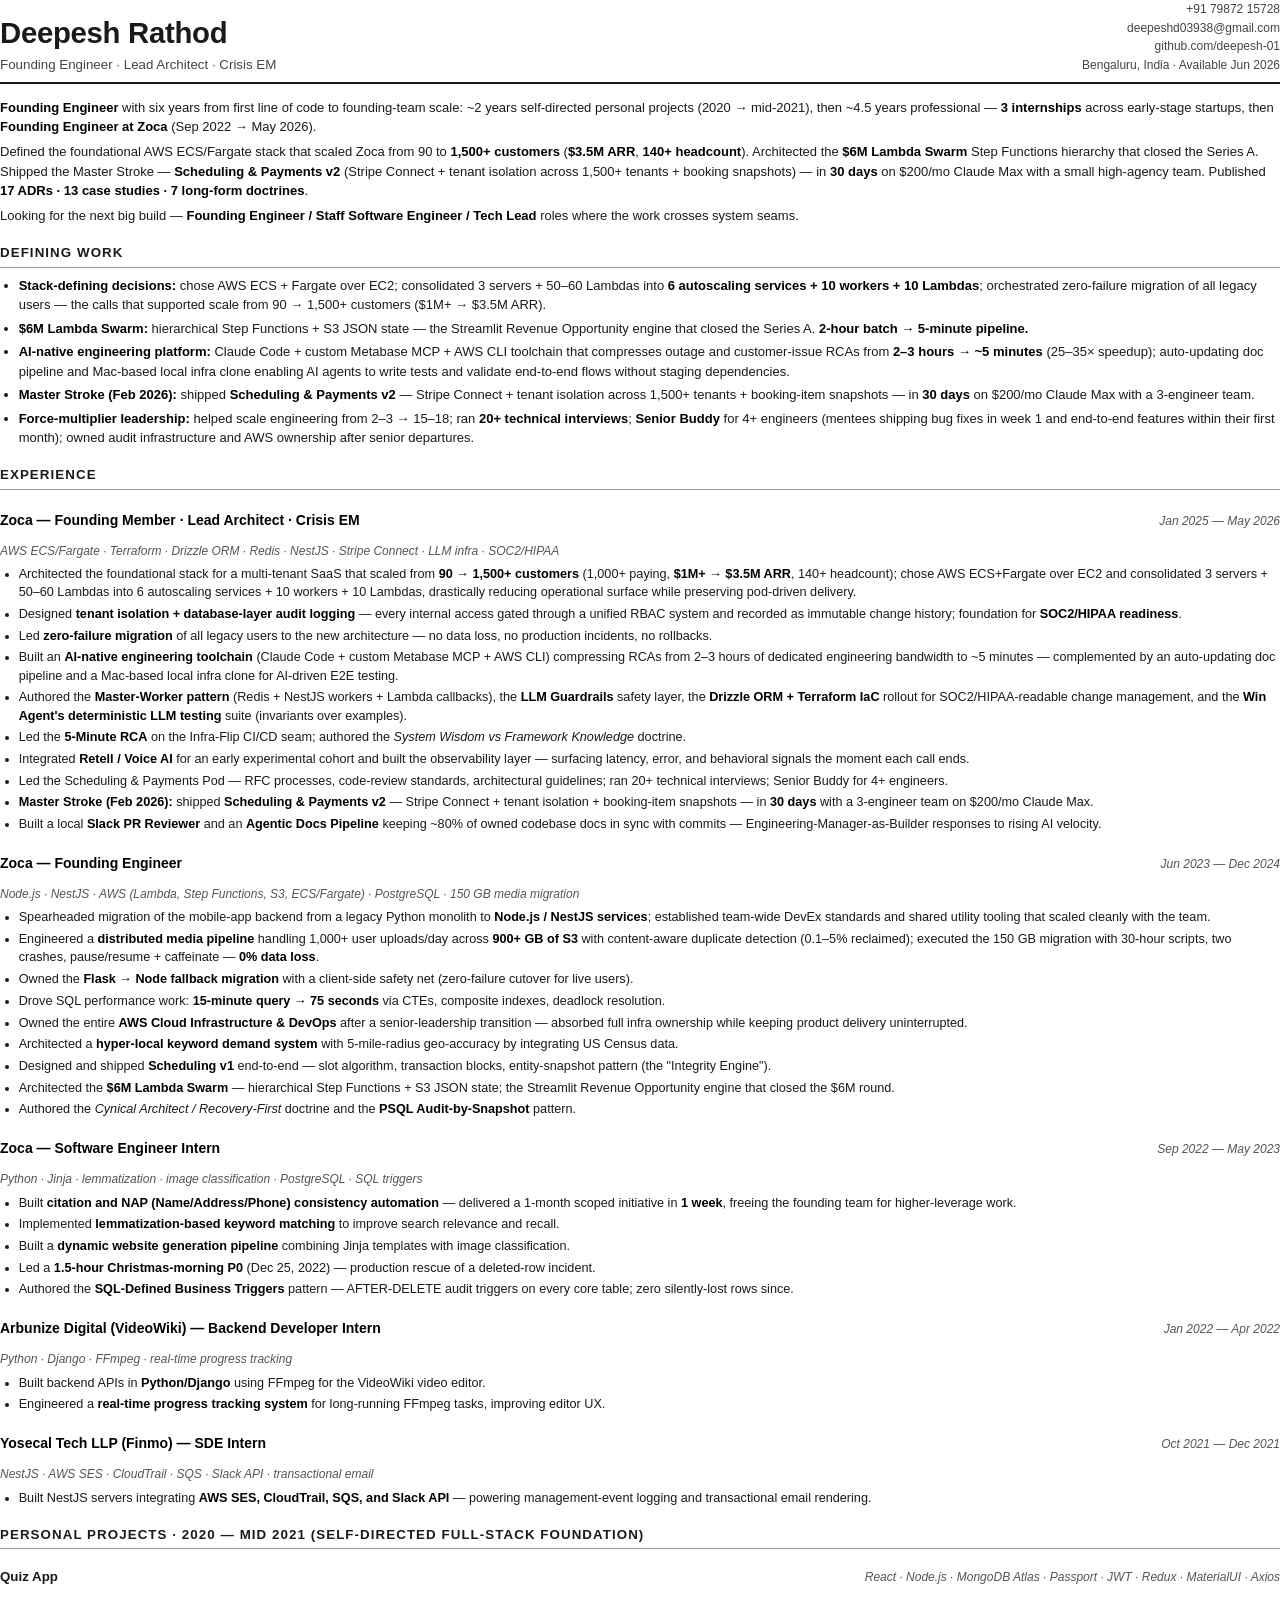
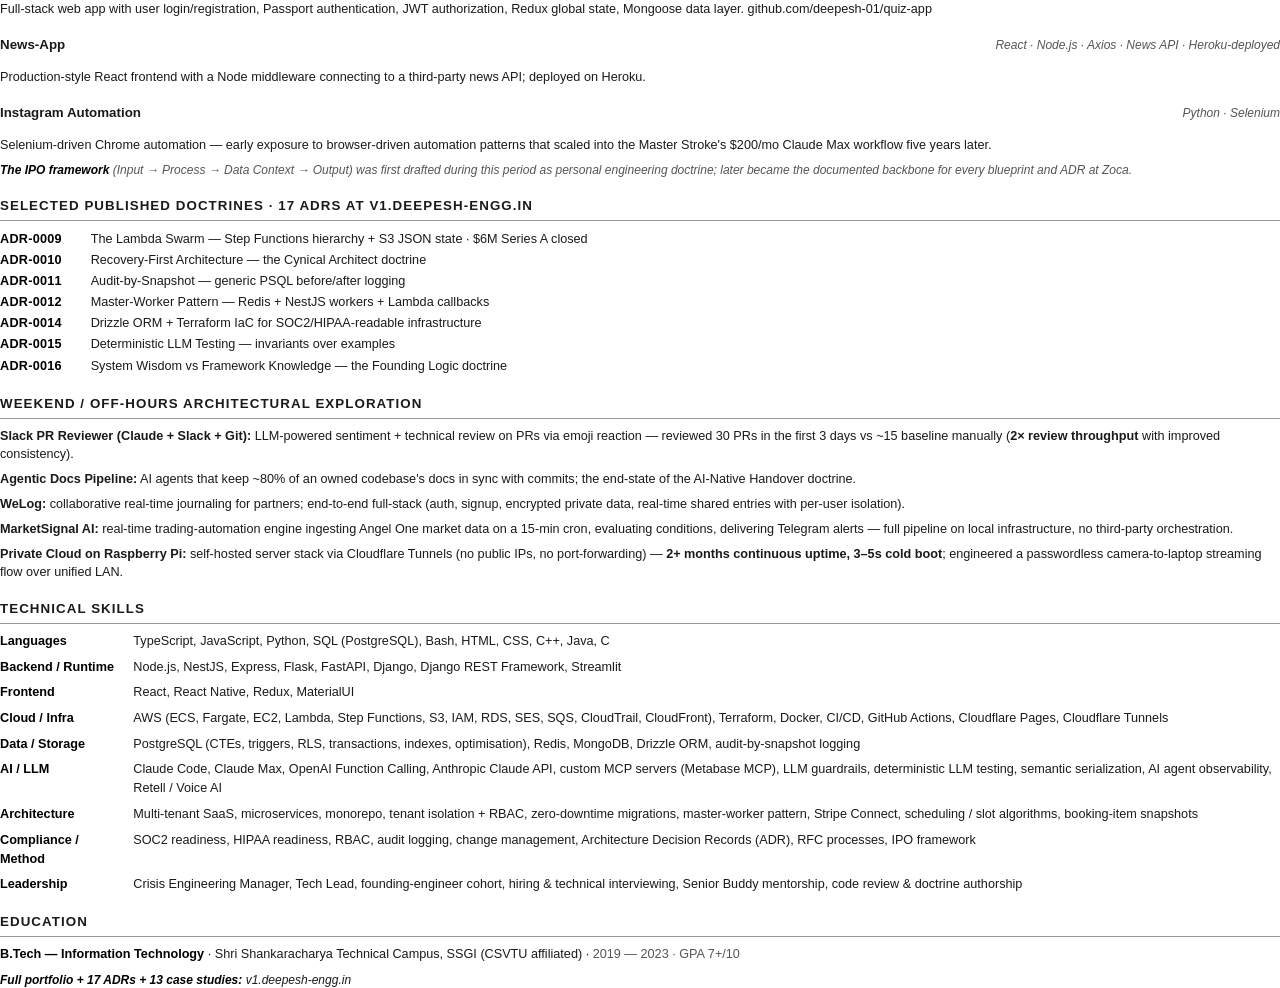
<file: resume-source/resume.html>
<!doctype html>
<html lang="en">
<head>
  <meta charset="utf-8" />
  <title>Deepesh Rathod — Resume</title>
  <link rel="stylesheet" href="./resume.css" />
</head>
<body>

  <!-- ============== HEADER ============== -->
  <header class="header">
    <div>
      <h1>Deepesh Rathod</h1>
      <p class="tagline">Founding Engineer · Lead Architect · Crisis EM</p>
    </div>
    <div class="contact">
      +91 79872 15728<br />
      <a href="mailto:deepeshd03938@gmail.com">deepeshd03938@gmail.com</a><br />
      <a href="https://github.com/deepesh-01">github.com/deepesh-01</a><br />
      Bengaluru, India · Available Jun 2026
    </div>
  </header>

  <!-- ============== SUMMARY ============== -->
  <section class="summary">
    <p><strong>Founding Engineer</strong> with six years from first line of code to founding-team scale: ~2 years self-directed personal projects (2020 → mid-2021), then ~4.5 years professional — <strong>3 internships</strong> across early-stage startups, then <strong>Founding Engineer at Zoca</strong> (Sep 2022 → May 2026).</p>
    <p>Defined the foundational AWS ECS/Fargate stack that scaled Zoca from 90 to <strong>1,500+ customers</strong> (<strong>$3.5M ARR</strong>, <strong>140+ headcount</strong>). Architected the <strong>$6M Lambda Swarm</strong> Step Functions hierarchy that closed the Series A. Shipped the Master Stroke — <strong>Scheduling &amp; Payments v2</strong> (Stripe Connect + tenant isolation across 1,500+ tenants + booking snapshots) — in <strong>30 days</strong> on $200/mo Claude Max with a small high-agency team. Published <strong>17 ADRs · 13 case studies · 7 long-form doctrines</strong>.</p>
    <p>Looking for the next big build — <strong>Founding Engineer / Staff Software Engineer / Tech Lead</strong> roles where the work crosses system seams.</p>
  </section>

  <!-- ============== DEFINING WORK ============== -->
  <h2>Defining Work</h2>
  <section class="defining">
    <ul>
      <li><span class="lbl">Stack-defining decisions:</span> chose AWS ECS + Fargate over EC2; consolidated 3 servers + 50–60 Lambdas into <strong>6 autoscaling services + 10 workers + 10 Lambdas</strong>; orchestrated zero-failure migration of all legacy users — the calls that supported scale from 90 → 1,500+ customers ($1M+ → $3.5M ARR).</li>
      <li><span class="lbl">$6M Lambda Swarm:</span> hierarchical Step Functions + S3 JSON state — the Streamlit Revenue Opportunity engine that closed the Series A. <strong>2-hour batch → 5-minute pipeline.</strong></li>
      <li><span class="lbl">AI-native engineering platform:</span> Claude Code + custom Metabase MCP + AWS CLI toolchain that compresses outage and customer-issue RCAs from <strong>2–3 hours → ~5 minutes</strong> (25–35× speedup); auto-updating doc pipeline and Mac-based local infra clone enabling AI agents to write tests and validate end-to-end flows without staging dependencies.</li>
      <li><span class="lbl">Master Stroke (Feb 2026):</span> shipped <strong>Scheduling &amp; Payments v2</strong> — Stripe Connect + tenant isolation across 1,500+ tenants + booking-item snapshots — in <strong>30 days</strong> on $200/mo Claude Max with a 3-engineer team.</li>
      <li><span class="lbl">Force-multiplier leadership:</span> helped scale engineering from 2–3 → 15–18; ran <strong>20+ technical interviews</strong>; <strong>Senior Buddy</strong> for 4+ engineers (mentees shipping bug fixes in week 1 and end-to-end features within their first month); owned audit infrastructure and AWS ownership after senior departures.</li>
    </ul>
  </section>

  <!-- ============== EXPERIENCE ============== -->
  <h2>Experience</h2>

  <div class="role">
    <div class="row">
      <p class="title">Zoca — <span class="company">Founding Member · Lead Architect · Crisis EM</span></p>
      <p class="dates">Jan 2025 — May 2026</p>
    </div>
    <p class="scope">AWS ECS/Fargate · Terraform · Drizzle ORM · Redis · NestJS · Stripe Connect · LLM infra · SOC2/HIPAA</p>
    <ul>
      <li>Architected the foundational stack for a multi-tenant SaaS that scaled from <strong>90 → 1,500+ customers</strong> (1,000+ paying, <strong>$1M+ → $3.5M ARR</strong>, 140+ headcount); chose AWS ECS+Fargate over EC2 and consolidated 3 servers + 50–60 Lambdas into 6 autoscaling services + 10 workers + 10 Lambdas, drastically reducing operational surface while preserving pod-driven delivery.</li>
      <li>Designed <strong>tenant isolation + database-layer audit logging</strong> — every internal access gated through a unified RBAC system and recorded as immutable change history; foundation for <strong>SOC2/HIPAA readiness</strong>.</li>
      <li>Led <strong>zero-failure migration</strong> of all legacy users to the new architecture — no data loss, no production incidents, no rollbacks.</li>
      <li>Built an <strong>AI-native engineering toolchain</strong> (Claude Code + custom Metabase MCP + AWS CLI) compressing RCAs from 2–3 hours of dedicated engineering bandwidth to ~5 minutes — complemented by an auto-updating doc pipeline and a Mac-based local infra clone for AI-driven E2E testing.</li>
      <li>Authored the <strong>Master-Worker pattern</strong> (Redis + NestJS workers + Lambda callbacks), the <strong>LLM Guardrails</strong> safety layer, the <strong>Drizzle ORM + Terraform IaC</strong> rollout for SOC2/HIPAA-readable change management, and the <strong>Win Agent's deterministic LLM testing</strong> suite (invariants over examples).</li>
      <li>Led the <strong>5-Minute RCA</strong> on the Infra-Flip CI/CD seam; authored the <em>System Wisdom vs Framework Knowledge</em> doctrine.</li>
      <li>Integrated <strong>Retell / Voice AI</strong> for an early experimental cohort and built the observability layer — surfacing latency, error, and behavioral signals the moment each call ends.</li>
      <li>Led the Scheduling &amp; Payments Pod — RFC processes, code-review standards, architectural guidelines; ran 20+ technical interviews; Senior Buddy for 4+ engineers.</li>
      <li><strong>Master Stroke (Feb 2026):</strong> shipped <strong>Scheduling &amp; Payments v2</strong> — Stripe Connect + tenant isolation + booking-item snapshots — in <strong>30 days</strong> with a 3-engineer team on $200/mo Claude Max.</li>
      <li>Built a local <strong>Slack PR Reviewer</strong> and an <strong>Agentic Docs Pipeline</strong> keeping ~80% of owned codebase docs in sync with commits — Engineering-Manager-as-Builder responses to rising AI velocity.</li>
    </ul>
  </div>

  <div class="role">
    <div class="row">
      <p class="title">Zoca — <span class="company">Founding Engineer</span></p>
      <p class="dates">Jun 2023 — Dec 2024</p>
    </div>
    <p class="scope">Node.js · NestJS · AWS (Lambda, Step Functions, S3, ECS/Fargate) · PostgreSQL · 150 GB media migration</p>
    <ul>
      <li>Spearheaded migration of the mobile-app backend from a legacy Python monolith to <strong>Node.js / NestJS services</strong>; established team-wide DevEx standards and shared utility tooling that scaled cleanly with the team.</li>
      <li>Engineered a <strong>distributed media pipeline</strong> handling 1,000+ user uploads/day across <strong>900+ GB of S3</strong> with content-aware duplicate detection (0.1–5% reclaimed); executed the 150 GB migration with 30-hour scripts, two crashes, pause/resume + caffeinate — <strong>0% data loss</strong>.</li>
      <li>Owned the <strong>Flask → Node fallback migration</strong> with a client-side safety net (zero-failure cutover for live users).</li>
      <li>Drove SQL performance work: <strong>15-minute query → 75 seconds</strong> via CTEs, composite indexes, deadlock resolution.</li>
      <li>Owned the entire <strong>AWS Cloud Infrastructure &amp; DevOps</strong> after a senior-leadership transition — absorbed full infra ownership while keeping product delivery uninterrupted.</li>
      <li>Architected a <strong>hyper-local keyword demand system</strong> with 5-mile-radius geo-accuracy by integrating US Census data.</li>
      <li>Designed and shipped <strong>Scheduling v1</strong> end-to-end — slot algorithm, transaction blocks, entity-snapshot pattern (the "Integrity Engine").</li>
      <li>Architected the <strong>$6M Lambda Swarm</strong> — hierarchical Step Functions + S3 JSON state; the Streamlit Revenue Opportunity engine that closed the $6M round.</li>
      <li>Authored the <em>Cynical Architect / Recovery-First</em> doctrine and the <strong>PSQL Audit-by-Snapshot</strong> pattern.</li>
    </ul>
  </div>

  <div class="role">
    <div class="row">
      <p class="title">Zoca — <span class="company">Software Engineer Intern</span></p>
      <p class="dates">Sep 2022 — May 2023</p>
    </div>
    <p class="scope">Python · Jinja · lemmatization · image classification · PostgreSQL · SQL triggers</p>
    <ul>
      <li>Built <strong>citation and NAP (Name/Address/Phone) consistency automation</strong> — delivered a 1-month scoped initiative in <strong>1 week</strong>, freeing the founding team for higher-leverage work.</li>
      <li>Implemented <strong>lemmatization-based keyword matching</strong> to improve search relevance and recall.</li>
      <li>Built a <strong>dynamic website generation pipeline</strong> combining Jinja templates with image classification.</li>
      <li>Led a <strong>1.5-hour Christmas-morning P0</strong> (Dec 25, 2022) — production rescue of a deleted-row incident.</li>
      <li>Authored the <strong>SQL-Defined Business Triggers</strong> pattern — AFTER-DELETE audit triggers on every core table; zero silently-lost rows since.</li>
    </ul>
  </div>

  <div class="role">
    <div class="row">
      <p class="title">Arbunize Digital (VideoWiki) — <span class="company">Backend Developer Intern</span></p>
      <p class="dates">Jan 2022 — Apr 2022</p>
    </div>
    <p class="scope">Python · Django · FFmpeg · real-time progress tracking</p>
    <ul>
      <li>Built backend APIs in <strong>Python/Django</strong> using FFmpeg for the VideoWiki video editor.</li>
      <li>Engineered a <strong>real-time progress tracking system</strong> for long-running FFmpeg tasks, improving editor UX.</li>
    </ul>
  </div>

  <div class="role">
    <div class="row">
      <p class="title">Yosecal Tech LLP (Finmo) — <span class="company">SDE Intern</span></p>
      <p class="dates">Oct 2021 — Dec 2021</p>
    </div>
    <p class="scope">NestJS · AWS SES · CloudTrail · SQS · Slack API · transactional email</p>
    <ul>
      <li>Built NestJS servers integrating <strong>AWS SES, CloudTrail, SQS, and Slack API</strong> — powering management-event logging and transactional email rendering.</li>
    </ul>
  </div>

  <!-- ============== PERSONAL PROJECTS — THE 2020-2021 FOUNDATION ============== -->
  <h2>Personal Projects · 2020 — Mid 2021 (self-directed full-stack foundation)</h2>

  <div class="project">
    <div class="row">
      <p class="title">Quiz App</p>
      <p class="stack">React · Node.js · MongoDB Atlas · Passport · JWT · Redux · MaterialUI · Axios</p>
    </div>
    <p class="blurb">Full-stack web app with user login/registration, Passport authentication, JWT authorization, Redux global state, Mongoose data layer. <a href="https://github.com/deepesh-01/quiz-app">github.com/deepesh-01/quiz-app</a></p>
  </div>

  <div class="project">
    <div class="row">
      <p class="title">News-App</p>
      <p class="stack">React · Node.js · Axios · News API · Heroku-deployed</p>
    </div>
    <p class="blurb">Production-style React frontend with a Node middleware connecting to a third-party news API; deployed on Heroku.</p>
  </div>

  <div class="project">
    <div class="row">
      <p class="title">Instagram Automation</p>
      <p class="stack">Python · Selenium</p>
    </div>
    <p class="blurb">Selenium-driven Chrome automation — early exposure to browser-driven automation patterns that scaled into the Master Stroke's $200/mo Claude Max workflow five years later.</p>
  </div>

  <p class="portfolio-link"><strong>The IPO framework</strong> (Input → Process → Data Context → Output) was first drafted during this period as personal engineering doctrine; later became the documented backbone for every blueprint and ADR at Zoca.</p>

  <!-- ============== SELECTED ARCHITECTURAL DOCTRINES ============== -->
  <h2>Selected Published Doctrines · 17 ADRs at v1.deepesh-engg.in</h2>

  <div class="doctrines">
    <div class="row"><span class="id">ADR-0009</span> <span>The Lambda Swarm — Step Functions hierarchy + S3 JSON state · $6M Series A closed</span></div>
    <div class="row"><span class="id">ADR-0010</span> <span>Recovery-First Architecture — the Cynical Architect doctrine</span></div>
    <div class="row"><span class="id">ADR-0011</span> <span>Audit-by-Snapshot — generic PSQL before/after logging</span></div>
    <div class="row"><span class="id">ADR-0012</span> <span>Master-Worker Pattern — Redis + NestJS workers + Lambda callbacks</span></div>
    <div class="row"><span class="id">ADR-0014</span> <span>Drizzle ORM + Terraform IaC for SOC2/HIPAA-readable infrastructure</span></div>
    <div class="row"><span class="id">ADR-0015</span> <span>Deterministic LLM Testing — invariants over examples</span></div>
    <div class="row"><span class="id">ADR-0016</span> <span>System Wisdom vs Framework Knowledge — the Founding Logic doctrine</span></div>
  </div>

  <!-- ============== WEEKEND ARCHITECTURAL EXPLORATION ============== -->
  <h2>Weekend / Off-Hours Architectural Exploration</h2>
  <div class="project">
    <p class="blurb"><strong>Slack PR Reviewer (Claude + Slack + Git):</strong> LLM-powered sentiment + technical review on PRs via emoji reaction — reviewed 30 PRs in the first 3 days vs ~15 baseline manually (<strong>2× review throughput</strong> with improved consistency).</p>
  </div>
  <div class="project">
    <p class="blurb"><strong>Agentic Docs Pipeline:</strong> AI agents that keep ~80% of an owned codebase's docs in sync with commits; the end-state of the AI-Native Handover doctrine.</p>
  </div>
  <div class="project">
    <p class="blurb"><strong>WeLog:</strong> collaborative real-time journaling for partners; end-to-end full-stack (auth, signup, encrypted private data, real-time shared entries with per-user isolation).</p>
  </div>
  <div class="project">
    <p class="blurb"><strong>MarketSignal AI:</strong> real-time trading-automation engine ingesting Angel One market data on a 15-min cron, evaluating conditions, delivering Telegram alerts — full pipeline on local infrastructure, no third-party orchestration.</p>
  </div>
  <div class="project">
    <p class="blurb"><strong>Private Cloud on Raspberry Pi:</strong> self-hosted server stack via Cloudflare Tunnels (no public IPs, no port-forwarding) — <strong>2+ months continuous uptime, 3–5s cold boot</strong>; engineered a passwordless camera-to-laptop streaming flow over unified LAN.</p>
  </div>

  <!-- ============== TECHNICAL SKILLS ============== -->
  <h2>Technical Skills</h2>
  <div class="skills">
    <div class="cat">Languages</div>
    <div class="vals">TypeScript, JavaScript, Python, SQL (PostgreSQL), Bash, HTML, CSS, C++, Java, C</div>

    <div class="cat">Backend / Runtime</div>
    <div class="vals">Node.js, NestJS, Express, Flask, FastAPI, Django, Django REST Framework, Streamlit</div>

    <div class="cat">Frontend</div>
    <div class="vals">React, React Native, Redux, MaterialUI</div>

    <div class="cat">Cloud / Infra</div>
    <div class="vals">AWS (ECS, Fargate, EC2, Lambda, Step Functions, S3, IAM, RDS, SES, SQS, CloudTrail, CloudFront), Terraform, Docker, CI/CD, GitHub Actions, Cloudflare Pages, Cloudflare Tunnels</div>

    <div class="cat">Data / Storage</div>
    <div class="vals">PostgreSQL (CTEs, triggers, RLS, transactions, indexes, optimisation), Redis, MongoDB, Drizzle ORM, audit-by-snapshot logging</div>

    <div class="cat">AI / LLM</div>
    <div class="vals">Claude Code, Claude Max, OpenAI Function Calling, Anthropic Claude API, custom MCP servers (Metabase MCP), LLM guardrails, deterministic LLM testing, semantic serialization, AI agent observability, Retell / Voice AI</div>

    <div class="cat">Architecture</div>
    <div class="vals">Multi-tenant SaaS, microservices, monorepo, tenant isolation + RBAC, zero-downtime migrations, master-worker pattern, Stripe Connect, scheduling / slot algorithms, booking-item snapshots</div>

    <div class="cat">Compliance / Method</div>
    <div class="vals">SOC2 readiness, HIPAA readiness, RBAC, audit logging, change management, Architecture Decision Records (ADR), RFC processes, IPO framework</div>

    <div class="cat">Leadership</div>
    <div class="vals">Crisis Engineering Manager, Tech Lead, founding-engineer cohort, hiring &amp; technical interviewing, Senior Buddy mentorship, code review &amp; doctrine authorship</div>
  </div>

  <!-- ============== EDUCATION ============== -->
  <h2>Education</h2>
  <p class="edu">
    <strong>B.Tech — Information Technology</strong> · Shri Shankaracharya Technical Campus, SSGI (CSVTU affiliated) · <span class="meta">2019 — 2023 · GPA 7+/10</span>
  </p>

  <!-- ============== PORTFOLIO LINK ============== -->
  <p class="portfolio-link"><strong>Full portfolio + 17 ADRs + 13 case studies:</strong> <a href="https://v1.deepesh-engg.in">v1.deepesh-engg.in</a></p>

</body>
</html>
</file>
<file: assets/styles.css>
/* =========================================================================
   styles.css — Brutalist Dark Mode for the BMAD (Boring Markdown) portfolio.

   Design contract:
     - Monospace everywhere. One typeface family, two weights.
     - High-contrast borders. No drop-shadows, no gradients, no glassmorphism.
     - No animations beyond the essentials (perspective dim, copy-button flash).
     - One file. No imports. No CSS variables in shadow DOM. No Tailwind.

   Layout strategy: native CSS only. Flexbox for nav. CSS Grid for the IPO
   matrix. Static document flow for everything else.
   ========================================================================= */

:root {
  --bg:        #0a0a0a;
  --fg:        #f5f5f5;
  --muted:     #888;
  --line:      #2a2a2a;
  --line-hot:  #f5f5f5;
  --accent:    #ffd400;     /* Founder mode highlight */
  --accent-2:  #4ade80;     /* Engineer mode highlight */
  --accent-3:  #f472b6;     /* Human mode highlight */
  --code-bg:   #111;
  --code-fg:   #e5e5e5;

  --mono: ui-monospace, "SF Mono", "JetBrains Mono", "Fira Code",
          Menlo, Consolas, "Courier New", monospace;

  --measure: 72ch;
}

* { box-sizing: border-box; }

html, body {
  margin: 0;
  padding: 0;
  background: var(--bg);
  color: var(--fg);
  font-family: var(--mono);
  font-size: 15px;
  line-height: 1.55;
  -webkit-font-smoothing: antialiased;
}

::selection { background: var(--accent); color: #000; }

a {
  color: var(--fg);
  text-decoration: underline;
  text-underline-offset: 3px;
  text-decoration-thickness: 1px;
}
a:hover { background: var(--fg); color: var(--bg); text-decoration: none; }

hr {
  border: 0;
  border-top: 1px solid var(--line);
  margin: 2.5rem 0;
}

/* ---------- Layout shell ---------------------------------------------- */

.shell {
  max-width: 1080px;
  margin: 0 auto;
  padding: 0 1.5rem 4rem;
}

.nav {
  position: sticky;
  top: 0;
  z-index: 10;
  background: var(--bg);
  border-bottom: 1px solid var(--line);
  display: flex;
  align-items: center;
  justify-content: space-between;
  gap: 1rem;
  padding: 0.9rem 0;
  flex-wrap: wrap;
}

.nav-brand {
  font-weight: 700;
  letter-spacing: 0.02em;
  text-transform: uppercase;
}
.nav-brand a { text-decoration: none; }
.nav-brand small {
  display: block;
  font-weight: 400;
  color: var(--muted);
  text-transform: none;
  letter-spacing: 0;
}

/* ---------- Perspective switcher ------------------------------------- */

.modebar {
  display: flex;
  gap: 0;
  border: 1px solid var(--line-hot);
}

/* Hide the modebar on the home view — the lens-picker is the audience-routing
   surface there, so the perspective pills would be a competing UI. They remain
   visible on article views, where data-mode dimming actually changes the read.
   Toggled by app.js via body.on-home; see ADR-0002 (Perspective Toggle). */
body.on-home .modebar { display: none; }


/* ---------- View-mode toggle (viewbar in nav) ------------------------ */

/* The viewbar lives next to BACK in .nav-left. Article-only, hidden on home. */
.viewbar {
  display: flex;
  gap: 0;
  border: 1px solid var(--line-hot);
}
.view-toggle {
  background: transparent;
  color: var(--fg);
  border: 0;
  border-right: 1px solid var(--line-hot);
  font-family: var(--mono);
  font-size: 12px;
  letter-spacing: 0.08em;
  text-transform: uppercase;
  padding: 0.5rem 0.7rem;
  cursor: pointer;
  display: inline-flex;
  align-items: center;
  gap: 0.4rem;
  white-space: nowrap;
}
.view-toggle:last-child { border-right: 0; }
.view-toggle:hover     { background: var(--fg); color: var(--bg); }
.view-toggle.is-active { background: var(--fg); color: var(--bg); }
.view-toggle .icon { font-size: 15px; line-height: 1; }
body.on-home .viewbar { display: none; }


/* ---------- Chapter cards (rendered by chapterize() in app.js) ------- */

/* Each <details class="chapter"> wraps a former H2 + the content that
   followed it. Tile mode (default) shows summaries as click-to-open CTAs;
   long mode forces every chapter open and removes the grid layout. The toggle
   is purely visual — the DOM is identical in both modes. */

.chapter {
  margin: 0;
  border: 1px solid var(--line-hot);
  border-left: 3px solid var(--accent);
  background: transparent;
  padding: 0;
}
.chapter > summary {
  cursor: pointer;
  list-style: none;
  padding: 1rem 1.25rem;
  font-size: 1rem;
  font-weight: 700;
  color: var(--fg);
  letter-spacing: 0.01em;
  display: flex;
  justify-content: space-between;
  align-items: center;
  gap: 0.75rem;
  background: transparent;
}
.chapter > summary::-webkit-details-marker { display: none; }
.chapter > summary::marker { content: ''; }
.chapter > summary::after {
  content: '+';
  font-size: 1.4rem;
  color: var(--accent);
  font-weight: 400;
  line-height: 1;
  flex: 0 0 auto;
}
.chapter[open] > summary::after { content: '−'; }
.chapter > summary:hover { background: var(--fg); color: var(--bg); }
.chapter > summary:hover::after { color: var(--bg); }

.chapter > *:not(summary) { padding-left: 1.25rem; padding-right: 1.25rem; }
.chapter > *:not(summary):first-of-type { padding-top: 0.4rem; }
.chapter > *:not(summary):last-child    { padding-bottom: 1rem;  }


/* ---------- TILES mode (default) — chapter grid --------------------- */

body[data-view-mode="tiles"] .article {
  max-width: 100%;
  display: grid;
  grid-template-columns: 1fr 1fr;
  gap: 1rem;
  align-items: start;
}
/* Preamble content (H1, blockquotes, paragraphs before the first H2)
   spans the full grid width — only the chapter tiles share the 2-col grid. */
body[data-view-mode="tiles"] .article > :not(.chapter) {
  grid-column: 1 / -1;
  max-width: var(--measure);
}
body[data-view-mode="tiles"] .chapter[open] {
  grid-column: 1 / -1;
}
@media (max-width: 720px) {
  body[data-view-mode="tiles"] .article { grid-template-columns: 1fr; }
}


/* ---------- LONG mode — continuous scroll --------------------------- */

body[data-view-mode="long"] .article {
  max-width: var(--measure);
  display: block;
}
body[data-view-mode="long"] .chapter {
  border: 0;
  border-top: 1px solid var(--line);
  padding: 0;
}
body[data-view-mode="long"] .chapter > summary {
  font-size: 1.2rem;
  padding: 1.75rem 0 0.5rem;
  cursor: default;
}
body[data-view-mode="long"] .chapter > summary::after { display: none; }
body[data-view-mode="long"] .chapter > summary:hover {
  background: transparent;
  color: var(--fg);
}
body[data-view-mode="long"] .chapter > *:not(summary) {
  padding-left: 0;
  padding-right: 0;
}

.mode-pill {
  background: transparent;
  color: var(--fg);
  border: 0;
  border-right: 1px solid var(--line-hot);
  font-family: var(--mono);
  font-size: 12px;
  letter-spacing: 0.08em;
  text-transform: uppercase;
  padding: 0.55rem 0.9rem;
  cursor: pointer;
}
.mode-pill:last-child { border-right: 0; }
.mode-pill:hover { background: var(--fg); color: var(--bg); }
.mode-pill.is-active { background: var(--fg); color: var(--bg); }

/* The whole-document perspective dimming.
   Default mode "all": every [data-mode] paragraph reads at full strength.
   Active mode (founder|engineer|human): non-matching paragraphs dim, matching
   paragraphs gain a coloured left border.

   `:not(.mode-pill)` keeps the perspective switcher buttons themselves
   (which also carry data-mode for the JS handler) out of these rules.
   Without this, the negative margin-left below pulls the first pill
   outside the modebar's left border. */

[data-mode]:not(.mode-pill) {
  transition: opacity 120ms linear;
  border-left: 3px solid transparent;
  padding-left: 0.75rem;
  margin-left: -0.75rem;
}

body[data-active-mode="founder"]  [data-mode]:not([data-mode~="founder"]):not(.mode-pill),
body[data-active-mode="engineer"] [data-mode]:not([data-mode~="engineer"]):not(.mode-pill),
body[data-active-mode="human"]    [data-mode]:not([data-mode~="human"]):not(.mode-pill) {
  opacity: 0.22;
}

body[data-active-mode="founder"]  [data-mode~="founder"]:not(.mode-pill)  { border-left-color: var(--accent);   }
body[data-active-mode="engineer"] [data-mode~="engineer"]:not(.mode-pill) { border-left-color: var(--accent-2); }
body[data-active-mode="human"]    [data-mode~="human"]:not(.mode-pill)    { border-left-color: var(--accent-3); }

/* ---------- Hero ----------------------------------------------------- */

.hero {
  border: 1px solid var(--line-hot);
  padding: 2rem 1.75rem;
  margin: 2rem 0 3rem;
}
.hero h1 {
  font-size: clamp(1.6rem, 4vw, 2.4rem);
  margin: 0 0 0.5rem;
  letter-spacing: 0.02em;
}
.hero .role {
  color: var(--muted);
  margin: 0 0 1rem;
}
.hero blockquote {
  margin: 0;
  border-left: 3px solid var(--fg);
  padding-left: 1rem;
  font-style: normal;
}

/* ---------- IPO matrix ----------------------------------------------- */

.ipo {
  display: grid;
  grid-template-columns: repeat(4, 1fr);
  border: 1px solid var(--line-hot);
  border-right: 0;
  border-bottom: 0;
  margin: 2rem 0 3rem;
}
.ipo-cell {
  border-right: 1px solid var(--line-hot);
  border-bottom: 1px solid var(--line-hot);
  padding: 1.1rem 1rem;
}
.ipo-cell .label {
  font-size: 11px;
  letter-spacing: 0.18em;
  color: var(--muted);
  text-transform: uppercase;
  margin: 0 0 0.5rem;
}
.ipo-cell h3 {
  margin: 0 0 0.5rem;
  font-size: 1.05rem;
}
.ipo-cell p { margin: 0; color: var(--fg); }

@media (max-width: 720px) {
  .ipo { grid-template-columns: 1fr 1fr; }
}

/* ---------- Index lists (case studies / deep dives) ------------------ */

.section-title {
  font-size: 11px;
  letter-spacing: 0.18em;
  color: var(--muted);
  text-transform: uppercase;
  margin: 2.5rem 0 0.75rem;
}

.index-list {
  list-style: none;
  margin: 0;
  padding: 0;
  border-top: 1px solid var(--line);
}
.index-list li {
  border-bottom: 1px solid var(--line);
}
.index-list a {
  display: flex;
  justify-content: space-between;
  gap: 1rem;
  padding: 0.9rem 0.25rem;
  text-decoration: none;
}
.index-list a:hover { background: var(--fg); color: var(--bg); }
.index-list .num {
  color: var(--muted);
  flex: 0 0 auto;
}
.index-list .title { flex: 1 1 auto; }
.index-list .arrow { flex: 0 0 auto; color: var(--muted); }
.index-list a:hover .num,
.index-list a:hover .arrow { color: inherit; }

/* ---------- "Coming soon" banner (Phase 4 placeholder) ---------------- */

.banner {
  border: 1px solid var(--line-hot);
  padding: 1.25rem 1.25rem;
  margin: 2.5rem 0 1rem;
}
.banner-label {
  font-size: 11px;
  letter-spacing: 0.18em;
  color: var(--accent);
  text-transform: uppercase;
  margin: 0 0 0.6rem;
}
.banner h3 { margin: 0 0 0.5rem; font-size: 1.05rem; }
.banner p { margin: 0.4rem 0; }
.banner p:last-child { color: var(--muted); }
.banner p:last-child a { color: var(--fg); }

/* ---------- Article view --------------------------------------------- */

.article {
  max-width: var(--measure);
  margin: 1rem 0;
}
.article h1 { font-size: 1.6rem; margin-top: 0; }
.article h2 { font-size: 1.2rem; margin-top: 2.25rem; border-top: 1px solid var(--line); padding-top: 1.25rem; }
.article h3 { font-size: 1rem;  margin-top: 1.75rem; }
.article p, .article li { line-height: 1.65; }
.article blockquote {
  border-left: 3px solid var(--fg);
  margin: 1.25rem 0;
  padding: 0.25rem 0 0.25rem 1rem;
  color: var(--fg);
}
.article ul { padding-left: 1.25rem; }

.article code {
  background: var(--code-bg);
  padding: 1px 5px;
  border: 1px solid var(--line);
  border-radius: 0;
  font-size: 0.92em;
}

/* ---------- Code blocks (Copy + System Architecture label) ----------- */

.codeblock {
  margin: 1.25rem 0;
  border: 1px solid var(--line-hot);
  position: relative;
}
.codeblock-header {
  display: flex;
  justify-content: space-between;
  align-items: center;
  border-bottom: 1px solid var(--line-hot);
  padding: 0.4rem 0.75rem;
  background: #000;
  font-size: 11px;
  letter-spacing: 0.16em;
  text-transform: uppercase;
}
.codeblock-label { color: var(--muted); }
.codeblock-copy {
  background: transparent;
  color: var(--fg);
  border: 1px solid var(--fg);
  padding: 2px 8px;
  font-family: var(--mono);
  font-size: 11px;
  letter-spacing: 0.12em;
  cursor: pointer;
}
.codeblock-copy:hover { background: var(--fg); color: var(--bg); }
.codeblock-copy.is-copied { background: var(--accent-2); color: #000; border-color: var(--accent-2); }

.codeblock pre {
  margin: 0;
  padding: 0.9rem 1rem;
  background: var(--code-bg);
  color: var(--code-fg);
  overflow-x: auto;
  font-size: 13px;
  line-height: 1.5;
}
.codeblock pre code { background: transparent; border: 0; padding: 0; }

/* ---------- Back link & footer --------------------------------------- */

/* nav-left holds BACK (when on an article) and the brand. They sit side by
   side. BACK is hidden on the home view via the .hide utility. Putting BACK
   inside the nav guarantees it sits exactly inside the nav's bottom border,
   eliminating any gap that a separate sticky bar would introduce. */
.nav-left {
  display: flex;
  align-items: center;
  gap: 0.75rem;
}

.nav-back {
  font-family: var(--mono);
  font-size: 12px;
  letter-spacing: 0.1em;
  text-transform: uppercase;
  text-decoration: none;
  padding: 0.4rem 0.7rem;
  border: 1px solid var(--line-hot);
  white-space: nowrap;
}
.nav-back:hover { background: var(--fg); color: var(--bg); }

/* Inline-error fallback BACK link inside the article body (used only if a
   doc fails to load). Plain styling, no stickiness needed. */
.back {
  display: inline-block;
  margin-top: 1rem;
  text-transform: uppercase;
  letter-spacing: 0.1em;
  font-size: 12px;
}

.footer {
  margin-top: 4rem;
  border-top: 1px solid var(--line-hot);
  padding-top: 1.25rem;
  font-size: 12px;
  color: var(--muted);
  letter-spacing: 0.04em;
}
.footer strong { color: var(--fg); }

/* ---------- Utility -------------------------------------------------- */

.hide { display: none !important; }

/* Reduced-motion users: kill the only transition we have. */
@media (prefers-reduced-motion: reduce) {
  [data-mode]:not(.mode-pill) { transition: none; }
}


/* ---------- ADR Previous / Next nav (article-level affordance) -------- */

/* Appended by app.js's appendAdrNav() at the bottom of every ADR article.
   Three-column grid: [Previous] [position marker] [Next]. Disabled endpoints
   render as <span class="adr-nav-disabled"> with pointer-events: none so the
   user can never click into a dead route. The grid collapses to a single
   column under 600 px so titles never overflow. */

.adr-nav {
  display: grid;
  grid-template-columns: 1fr auto 1fr;
  gap: 0.5rem;
  align-items: stretch;
  margin: 3rem 0 1rem;
  padding: 0.85rem 0 0;
  border-top: 1px solid var(--line-hot);
  font-size: 12px;
  /* Tile-mode parent grids the .article with 2 columns; force this nav to span
     the full row so the prev/center/next layout works regardless of view mode. */
  grid-column: 1 / -1;
}

.adr-nav > * {
  text-decoration: none;
  color: var(--fg);
  padding: 0.7rem 0.85rem;
  border: 1px solid var(--line);
  display: flex;
  flex-direction: column;
  gap: 0.3rem;
  min-width: 0;
}
.adr-nav-prev { text-align: left;  align-items: flex-start; }
.adr-nav-next { text-align: right; align-items: flex-end; }
.adr-nav-center {
  align-self: center;
  text-align: center;
  color: var(--muted);
  font-size: 11px;
  letter-spacing: 0.16em;
  text-transform: uppercase;
  border-color: var(--line);
  padding: 0.7rem 1rem;
  white-space: nowrap;
  justify-content: center;
  font-weight: 700;
}

.adr-nav .dir {
  font-size: 10px;
  letter-spacing: 0.14em;
  text-transform: uppercase;
  color: var(--accent);
}
.adr-nav .title {
  font-size: 13px;
  color: var(--fg);
  line-height: 1.4;
  /* Long titles stay on one line on desktop; wrap gracefully on narrow. */
  overflow-wrap: anywhere;
}

/* Active (clickable) endpoint hover — same brutalist invert as the rest of
   the site. */
.adr-nav a:hover {
  background: var(--fg);
  color: var(--bg);
  border-color: var(--fg);
}
.adr-nav a:hover .dir,
.adr-nav a:hover .title { color: var(--bg); }

/* Disabled endpoint — visible, dimmed, unclickable. */
.adr-nav-disabled {
  color: var(--muted);
  cursor: not-allowed;
  pointer-events: none;
  opacity: 0.55;
  border-style: dashed;
}
.adr-nav-disabled .dir,
.adr-nav-disabled .title { color: var(--muted); }

/* Narrow viewports — stack vertically, center marker last so the eye finds
   Prev / Next first. */
@media (max-width: 600px) {
  .adr-nav { grid-template-columns: 1fr; }
  .adr-nav-prev,
  .adr-nav-next { text-align: left; align-items: flex-start; }
  .adr-nav-center { order: 3; }
}
</file>
<file: assets/covers.css>
/* =========================================================================
   covers.css — primitives for the three audience-targeted cover pages.
   Loaded AFTER styles.css. Inherits all tokens (colours, mono stack, --measure).
   No imports, no preprocessor, no JS hooks — same boring contract as the Novel.

   Each cover gets one accent token (--cover-accent) selected from the existing
   perspective palette so the brand DNA is preserved exactly:
     Founder    → yellow (--accent)
     Leader     → green  (--accent-2)
     Recruiter  → pink   (--accent-3)
   ========================================================================= */


/* ---------- Per-cover accent ----------------------------------------- */

/* Default for non-cover pages (the Novel home /). Cover pages override below. */
:root { --cover-accent: var(--fg); }

body[data-cover="founder"]   { --cover-accent: var(--accent);   }
body[data-cover="leader"]    { --cover-accent: var(--accent-2); }
body[data-cover="recruiter"] { --cover-accent: var(--accent-3); }


/* ---------- Cover shell --------------------------------------------- */

.cover-shell {
  max-width: 1080px;
  margin: 0 auto;
  padding: 1rem 1.5rem 4rem;
}

.cover-slug {
  font-size: 11px;
  color: var(--muted);
  letter-spacing: 0.08em;
  margin: 0 0 2rem;
  text-transform: lowercase;
}

.cover-nav {
  display: flex;
  justify-content: space-between;
  align-items: center;
  border-bottom: 1px solid var(--line);
  padding: 0.9rem 0;
  margin: 0 0 1.5rem;
  flex-wrap: wrap;
  gap: 0.75rem;
}
.cover-nav .brand {
  font-weight: 700;
  letter-spacing: 0.02em;
  text-transform: uppercase;
  font-size: 13px;
}
.cover-nav .brand a { text-decoration: none; }
.cover-nav .lens {
  font-size: 11px;
  letter-spacing: 0.16em;
  text-transform: uppercase;
  color: var(--cover-accent);
}


/* ---------- Section title (matches styles.css convention) ----------- */

.cover-section {
  font-size: 11px;
  letter-spacing: 0.18em;
  color: var(--muted);
  text-transform: uppercase;
  margin: 2.5rem 0 0.75rem;
}


/* ---------- Metric-cinema hero (Founder) ---------------------------- */

.metric-hero {
  margin: 1.5rem 0 2rem;
}
.metric-line {
  font-size: clamp(1.05rem, 2.6vw, 1.7rem);
  line-height: 1.45;
  margin: 0 0 1rem;
  letter-spacing: 0.005em;
}
.metric-line .num { color: var(--cover-accent); font-weight: 700; }
.metric-line .arr { color: var(--fg); margin: 0 0.2rem; }
.metric-line .lbl { color: var(--muted); font-size: 0.85em; }
.metric-line .sep { color: var(--muted); margin: 0 0.5rem; font-size: 0.9em; }

.sparkline {
  font-size: clamp(1.4rem, 3.6vw, 2.2rem);
  letter-spacing: 0.02em;
  color: var(--cover-accent);
  margin: 0.5rem 0 1.25rem;
  line-height: 1;
  white-space: nowrap;
  overflow-x: auto;
}

.cover-tagline {
  font-size: clamp(0.95rem, 2vw, 1.1rem);
  color: var(--fg);
  margin: 0 0 0.75rem;
  font-style: normal;
  max-width: var(--measure);
  line-height: 1.5;
}
.cover-tagline em { color: var(--cover-accent); font-style: normal; }

.cover-soft-line {
  font-size: 0.9rem;
  color: var(--muted);
  margin: 0 0 2rem;
  max-width: var(--measure);
  line-height: 1.55;
}


/* ---------- Stack-plot timeline (Founder) --------------------------- */

.stack-plot {
  border-top: 1px solid var(--line-hot);
  border-bottom: 1px solid var(--line-hot);
  padding: 0.5rem 0;
  margin: 2rem 0 3rem;
}
.stack-plot .row {
  display: grid;
  grid-template-columns: 4rem 1fr 9rem;
  gap: 1rem;
  padding: 0.5rem 0;
  align-items: baseline;
  font-size: 13px;
  border-bottom: 1px dashed var(--line);
}
.stack-plot .row:last-child { border-bottom: 0; }
.stack-plot .year   { color: var(--muted); letter-spacing: 0.1em; font-size: 12px; }
.stack-plot .role   { color: var(--fg); }
.stack-plot .role .scope { color: var(--muted); margin-left: 0.5em; }
.stack-plot .bar    { color: var(--cover-accent); letter-spacing: 0; font-size: 14px; }
.stack-plot .note   {
  grid-column: 1 / 4;
  color: var(--muted);
  font-size: 11px;
  padding: 0.75rem 0 0.25rem;
  letter-spacing: 0.05em;
}
.stack-plot .note a { color: var(--cover-accent); }
@media (max-width: 720px) {
  .stack-plot .row { grid-template-columns: 3rem 1fr; }
  .stack-plot .bar { grid-column: 2; }
}


/* ---------- Case-study cards (Founder + Leader) --------------------- */

.case-cards {
  display: grid;
  grid-template-columns: repeat(3, 1fr);
  gap: 1rem;
  margin: 1rem 0 3rem;
}
@media (max-width: 720px) {
  .case-cards { grid-template-columns: 1fr; }
}
.case-card {
  border: 1px solid var(--line);
  border-left: 3px solid var(--cover-accent);
  padding: 1rem 1.1rem;
  display: flex;
  flex-direction: column;
}
.case-card .num-label {
  font-size: 11px;
  letter-spacing: 0.16em;
  text-transform: uppercase;
  color: var(--muted);
  margin: 0 0 0.4rem;
}
.case-card h3 {
  font-size: 0.95rem;
  margin: 0 0 0.6rem;
  line-height: 1.4;
  color: var(--fg);
}
.case-card .blurb {
  font-size: 13px;
  color: var(--fg);
  margin: 0 0 0.9rem;
  line-height: 1.55;
  flex: 1;
}
.case-card .read {
  font-size: 11px;
  letter-spacing: 0.12em;
  color: var(--cover-accent);
  text-decoration: none;
  text-transform: uppercase;
  align-self: flex-start;
}
.case-card .read:hover { background: var(--cover-accent); color: var(--bg); padding: 0 0.3rem; }


/* ---------- "What I look for" prose block (Founder) ----------------- */

.what-i-look-for {
  max-width: var(--measure);
  margin: 2.5rem 0 1rem;
}
.what-i-look-for p {
  font-size: 0.95rem;
  line-height: 1.65;
  margin: 0 0 1rem;
}
.comp-line {
  border-left: 3px solid var(--cover-accent);
  padding-left: 1rem;
  margin: 1.5rem 0 0;
  color: var(--cover-accent);
  font-size: 0.9rem;
  letter-spacing: 0.02em;
}


/* ---------- System Architecture hero block (Leader) ----------------- */

.system-arch {
  margin: 1rem 0 2rem;
  border: 1px solid var(--line-hot);
}
.system-arch .label {
  font-size: 11px;
  letter-spacing: 0.18em;
  text-transform: uppercase;
  color: var(--muted);
  margin: 0;
  padding: 0.5rem 0.9rem;
  border-bottom: 1px solid var(--line-hot);
  background: #000;
}
.system-arch pre {
  padding: 1rem 1.25rem;
  margin: 0;
  background: var(--code-bg);
  color: var(--fg);
  font-size: 13px;
  line-height: 1.85;
  overflow-x: auto;
  white-space: pre;
}
.system-arch pre .key { color: var(--muted); }
.system-arch pre .val { color: var(--cover-accent); }
.system-arch pre .punct { color: var(--muted); }

.leader-hook {
  font-size: clamp(0.85rem, 1.6vw, 1rem);
  color: var(--fg);
  margin: 1.5rem 0 2.5rem;
  line-height: 1.55;
  white-space: nowrap;
  overflow-x: auto;
}
.leader-hook em { color: var(--cover-accent); font-style: normal; }
@media (max-width: 720px) {
  .leader-hook { white-space: normal; }
}


/* ---------- ADR index timeline (Leader) ----------------------------- */

.adr-index {
  margin: 1rem 0 3rem;
  border-top: 1px solid var(--line);
  border-bottom: 1px solid var(--line);
}
.adr-year-row {
  display: grid;
  grid-template-columns: 4rem 1fr;
  gap: 1rem;
  padding: 0.75rem 0;
  border-bottom: 1px dashed var(--line);
  align-items: baseline;
}
.adr-year-row:last-child { border-bottom: 0; }
.adr-year-row .year {
  color: var(--muted);
  font-size: 12px;
  letter-spacing: 0.1em;
}
.adr-year-row .items {
  display: flex;
  flex-direction: column;
  gap: 0.35rem;
}
.adr-year-row .item {
  font-size: 13px;
  color: var(--fg);
  text-decoration: none;
  line-height: 1.45;
  display: block;
}
.adr-year-row .item:hover { background: var(--fg); color: var(--bg); }
.adr-year-row .id {
  color: var(--cover-accent);
  margin-right: 0.6rem;
  font-size: 11px;
  letter-spacing: 0.06em;
}
.adr-year-row .item:hover .id { color: inherit; }
.adr-year-row .ctx { color: var(--muted); margin-left: 0.4em; font-size: 12px; }
.adr-year-row .item:hover .ctx { color: inherit; }


/* ---------- Scope-vs-Time density grid (Leader) --------------------- */

.scope-grid {
  margin: 2rem 0 3rem;
  border: 1px solid var(--line-hot);
  padding: 1rem 1.25rem;
  overflow-x: auto;
  background: var(--code-bg);
}
.scope-grid-table {
  display: grid;
  grid-template-columns: 8rem repeat(7, 1fr);
  column-gap: 0.5rem;
  row-gap: 0.5rem;
  align-items: center;
  font-size: 13px;
  min-width: 640px;
}
.scope-grid-table .head {
  color: var(--muted);
  font-size: 11px;
  letter-spacing: 0.1em;
  text-align: center;
  padding: 0 0 0.25rem;
}
.scope-grid-table .row-label {
  color: var(--fg);
  font-size: 13px;
  letter-spacing: 0.02em;
}
.scope-grid-table .cell {
  height: 1.25rem;
  border: 1px solid var(--line);
  background: transparent;
}
.scope-grid-table .cell.d1 { background: var(--cover-accent); opacity: 0.22; border-color: var(--cover-accent); }
.scope-grid-table .cell.d2 { background: var(--cover-accent); opacity: 0.45; border-color: var(--cover-accent); }
.scope-grid-table .cell.d3 { background: var(--cover-accent); opacity: 0.7;  border-color: var(--cover-accent); }
.scope-grid-table .cell.d4 { background: var(--cover-accent); opacity: 1;    border-color: var(--cover-accent); }


/* ---------- Leader case-study sections (with ASCII diagrams) -------- */

.leader-case {
  border: 1px solid var(--line);
  border-left: 3px solid var(--cover-accent);
  padding: 1rem 1.25rem;
  margin: 0 0 1.25rem;
}
.leader-case .num-label {
  font-size: 11px;
  letter-spacing: 0.16em;
  text-transform: uppercase;
  color: var(--muted);
  margin: 0 0 0.4rem;
}
.leader-case h3 {
  font-size: 1rem;
  margin: 0 0 0.75rem;
  color: var(--fg);
  line-height: 1.4;
}
.leader-case .diagram {
  background: var(--code-bg);
  border: 1px solid var(--line);
  padding: 0.75rem 1rem;
  font-size: 12px;
  line-height: 1.55;
  margin: 0.5rem 0;
  overflow-x: auto;
  color: var(--cover-accent);
  white-space: pre;
}
.leader-case .blurb {
  font-size: 13px;
  color: var(--fg);
  margin: 0.75rem 0 0.5rem;
  line-height: 1.6;
}
.leader-case .read {
  font-size: 11px;
  letter-spacing: 0.12em;
  color: var(--cover-accent);
  text-decoration: none;
  text-transform: uppercase;
}
.leader-case .read:hover { background: var(--cover-accent); color: var(--bg); padding: 0 0.3rem; }


/* ---------- Boring-markdown manifesto callout (Leader) -------------- */

.bm-callout {
  border: 1px solid var(--cover-accent);
  padding: 1.25rem 1.5rem;
  margin: 2rem 0 3rem;
}
.bm-callout .label {
  font-size: 11px;
  letter-spacing: 0.18em;
  text-transform: uppercase;
  color: var(--cover-accent);
  margin: 0 0 0.6rem;
}
.bm-callout p {
  margin: 0.4rem 0;
  font-size: 13px;
  color: var(--fg);
  line-height: 1.55;
}
.bm-callout .stack-line { color: var(--muted); font-size: 12px; margin-top: 0.75rem; }


/* ---------- Recruiter header card ----------------------------------- */

.r-header {
  display: grid;
  grid-template-columns: 6fr 4fr;
  gap: 1.5rem;
  border: 1px solid var(--line-hot);
  padding: 1.25rem 1.5rem;
  margin: 0 0 1rem;
}
@media (max-width: 720px) {
  .r-header { grid-template-columns: 1fr; }
}
.r-header .label {
  font-size: 11px;
  letter-spacing: 0.16em;
  color: var(--cover-accent);
  text-transform: uppercase;
  margin: 0 0 0.5rem;
}
.r-header h1 {
  font-size: 1.35rem;
  margin: 0 0 0.4rem;
  letter-spacing: 0.01em;
}
.r-header .role-line {
  font-size: 13px;
  color: var(--cover-accent);
  margin: 0 0 0.75rem;
  letter-spacing: 0.02em;
}
.r-header .meta {
  font-size: 13px;
  color: var(--muted);
  line-height: 1.85;
  margin: 0;
}
.r-header .meta strong { color: var(--fg); font-weight: 700; }
.r-header .keywords {
  font-size: 12px;
  color: var(--fg);
  line-height: 1.75;
}


/* ---------- Quick-facts strip (Recruiter) --------------------------- */

.quick-facts {
  display: flex;
  gap: 0;
  margin: 0 0 2rem;
  border: 1px solid var(--line-hot);
  flex-wrap: wrap;
}
.quick-facts .fact {
  flex: 1 1 25%;
  padding: 0.65rem 0.9rem;
  border-right: 1px solid var(--line);
  font-size: 12px;
  letter-spacing: 0.04em;
  color: var(--fg);
  min-width: 0;
}
.quick-facts .fact:last-child { border-right: 0; }
.quick-facts .fact strong { color: var(--cover-accent); }
@media (max-width: 720px) {
  .quick-facts .fact { flex: 1 1 50%; border-bottom: 1px solid var(--line); }
}


/* ---------- Year-strip anchor nav (Recruiter) ----------------------- */

.year-strip {
  display: flex;
  gap: 0;
  border-top: 1px solid var(--line);
  border-bottom: 1px solid var(--line);
  margin: 2rem 0;
}
.year-strip a {
  flex: 1;
  text-align: center;
  padding: 0.6rem 0;
  font-size: 12px;
  letter-spacing: 0.1em;
  color: var(--muted);
  text-decoration: none;
  border-right: 1px solid var(--line);
}
.year-strip a:last-child { border-right: 0; }
.year-strip a:hover { background: var(--cover-accent); color: var(--bg); }


/* ---------- Resume blocks (Recruiter) ------------------------------- */

.resume-block {
  border: 1px solid var(--line);
  border-left: 3px solid var(--cover-accent);
  padding: 1rem 1.25rem;
  margin: 0 0 1rem;
}
.resume-block .head {
  display: flex;
  justify-content: space-between;
  gap: 1rem;
  margin: 0 0 0.5rem;
  flex-wrap: wrap;
  align-items: baseline;
}
.resume-block .role-title {
  font-size: 0.95rem;
  font-weight: 700;
  color: var(--fg);
  letter-spacing: 0.01em;
}
.resume-block .year {
  font-size: 12px;
  color: var(--muted);
  letter-spacing: 0.08em;
}
.resume-block .scope {
  font-size: 12px;
  color: var(--cover-accent);
  margin: 0 0 0.5rem;
  letter-spacing: 0.04em;
}
.resume-block ul {
  margin: 0.5rem 0 0;
  padding-left: 1.1rem;
}
.resume-block li {
  font-size: 13px;
  color: var(--fg);
  margin: 0.3rem 0;
  line-height: 1.6;
}


/* ---------- Tools & Stack section (Recruiter) ----------------------- */

.tools-stack {
  margin: 2rem 0 3rem;
  border: 1px solid var(--line);
  padding: 1.25rem 1.5rem;
}
.tools-stack h2 {
  font-size: 11px;
  letter-spacing: 0.18em;
  text-transform: uppercase;
  color: var(--muted);
  margin: 0 0 1rem;
}
.tools-stack .group { margin: 0 0 0.9rem; }
.tools-stack .group:last-child { margin-bottom: 0; }
.tools-stack .grp-label {
  font-size: 11px;
  letter-spacing: 0.16em;
  text-transform: uppercase;
  color: var(--cover-accent);
  margin: 0 0 0.4rem;
}
.tools-stack .grp-items {
  font-size: 13px;
  color: var(--fg);
  line-height: 1.75;
}


/* ---------- Pitch-quote (Recruiter) --------------------------------- */

.pitch-quote {
  border-left: 3px solid var(--cover-accent);
  padding: 0.9rem 1.1rem;
  margin: 2rem 0;
  font-size: 13px;
  color: var(--fg);
  background: var(--code-bg);
  line-height: 1.6;
}
.pitch-quote .label {
  font-size: 11px;
  letter-spacing: 0.14em;
  text-transform: uppercase;
  color: var(--muted);
  margin: 0 0 0.4rem;
}
.pitch-quote em { color: var(--cover-accent); font-style: normal; }


/* ---------- CTA strip ----------------------------------------------- */

.cta {
  margin: 3rem 0 1rem;
  border: 1px solid var(--line-hot);
  padding: 1.5rem 1.75rem;
}
.cta h2 {
  font-size: 11px;
  letter-spacing: 0.18em;
  text-transform: uppercase;
  color: var(--muted);
  margin: 0 0 1.25rem;
}
.cta .row {
  display: flex;
  gap: 1rem;
  flex-wrap: wrap;
}
.cta a {
  display: inline-flex;
  align-items: center;
  gap: 0.5rem;
  border: 1px solid var(--fg);
  padding: 0.7rem 1.1rem;
  text-decoration: none;
  color: var(--fg);
  font-size: 12px;
  letter-spacing: 0.1em;
  text-transform: uppercase;
}
.cta a:hover { background: var(--fg); color: var(--bg); }
.cta a.primary {
  background: var(--cover-accent);
  color: var(--bg);
  border-color: var(--cover-accent);
  font-weight: 700;
}
.cta a.primary:hover { filter: brightness(1.15); }


/* ---------- Reading paths (Leader) ---------------------------------- */

.reading-paths {
  display: flex;
  gap: 1.5rem;
  flex-wrap: wrap;
  margin: 2rem 0 0;
  font-size: 12px;
  letter-spacing: 0.08em;
  text-transform: uppercase;
}
.reading-paths a {
  color: var(--cover-accent);
  text-decoration: none;
  border-bottom: 1px solid var(--cover-accent);
  padding: 0.3rem 0.4rem;
}
.reading-paths a:hover { background: var(--cover-accent); color: var(--bg); }


/* ---------- Cover footer (shared) ----------------------------------- */

.cover-footer {
  border-top: 1px solid var(--line);
  padding: 1.25rem 0 0;
  margin-top: 4rem;
  display: flex;
  justify-content: space-between;
  gap: 1.25rem;
  flex-wrap: wrap;
  font-size: 11px;
  letter-spacing: 0.08em;
  text-transform: uppercase;
  color: var(--muted);
}
.cover-footer .links { display: flex; gap: 1.25rem; flex-wrap: wrap; }
.cover-footer a { color: var(--muted); text-decoration: none; }
.cover-footer a:hover { color: var(--cover-accent); }
.cover-footer .built { color: var(--muted); }
.cover-footer .built strong { color: var(--fg); }


/* ---------- Receipt strip (on the Novel landing /index.html) -------- */

.receipt-strip {
  display: flex;
  flex-wrap: wrap;
  align-items: center;
  padding: 0.9rem 0;
  margin: 1.5rem 0 2rem;
  border-top: 1px solid var(--line-hot);
  border-bottom: 1px solid var(--line-hot);
  font-size: 13px;
  letter-spacing: 0.02em;
  gap: 0.25rem;
}
.receipt-strip .r-item {
  padding: 0 0.65rem;
  color: var(--fg);
  white-space: nowrap;
}
.receipt-strip .r-num { font-weight: 700; }
.receipt-strip .r-yellow .r-num { color: var(--accent);   }
.receipt-strip .r-green  .r-num { color: var(--accent-2); }
.receipt-strip .r-pink   .r-num { color: var(--accent-3); }
.receipt-strip .r-sep   { color: var(--line); }
@media (max-width: 720px) {
  .receipt-strip { font-size: 12px; }
  .receipt-strip .r-item { padding: 0 0.4rem; }
}


/* ---------- Lens-picker (rich card variant) ------------------------- */

.lens-picker {
  display: grid;
  grid-template-columns: repeat(3, 1fr);
  gap: 0;
  margin: 0 0 2.5rem;
}
@media (max-width: 720px) {
  .lens-picker { grid-template-columns: 1fr; }
}

.lens-picker .lens-card {
  border: 1px solid var(--line-hot);
  border-top-width: 4px;
  border-right-width: 0;
  padding: 1.25rem 1.25rem 1.1rem;
  text-decoration: none;
  color: var(--fg);
  display: flex;
  flex-direction: column;
  gap: 0.5rem;
  background: var(--bg);
  transition: background 120ms linear;
  min-height: 12rem;
}
.lens-picker .lens-card:last-child { border-right-width: 1px; }
@media (max-width: 720px) {
  .lens-picker .lens-card { border-right-width: 1px; border-bottom-width: 0; }
  .lens-picker .lens-card:last-child { border-bottom-width: 1px; }
}

.lens-picker .lens-founder   { border-top-color: var(--accent);   }
.lens-picker .lens-leader    { border-top-color: var(--accent-2); }
.lens-picker .lens-recruiter { border-top-color: var(--accent-3); }

.lens-picker .lens-label {
  font-size: 14px;
  font-weight: 700;
  letter-spacing: 0.12em;
  text-transform: uppercase;
  margin: 0;
}
.lens-picker .lens-founder   .lens-label { color: var(--accent);   }
.lens-picker .lens-leader    .lens-label { color: var(--accent-2); }
.lens-picker .lens-recruiter .lens-label { color: var(--accent-3); }

.lens-picker .lens-desc {
  font-size: 11px;
  color: var(--muted);
  letter-spacing: 0.08em;
  text-transform: uppercase;
  margin: 0;
}

.lens-picker .lens-hook {
  font-size: 14px;
  color: var(--fg);
  line-height: 1.55;
  margin: 0.3rem 0 0;
  flex: 1;
}

.lens-picker .lens-cta {
  font-size: 12px;
  letter-spacing: 0.16em;
  text-transform: uppercase;
  margin: 0.6rem 0 0;
  align-self: flex-start;
  padding: 0.45rem 0.85rem;
  border: 1px solid currentColor;
  font-weight: 700;
}
.lens-picker .lens-founder   .lens-cta { color: var(--accent);   }
.lens-picker .lens-leader    .lens-cta { color: var(--accent-2); }
.lens-picker .lens-recruiter .lens-cta { color: var(--accent-3); }

.lens-picker .lens-founder:hover   { background: rgba(255, 212, 0, 0.06);  }
.lens-picker .lens-leader:hover    { background: rgba(74, 222, 128, 0.06); }
.lens-picker .lens-recruiter:hover { background: rgba(244, 114, 182, 0.06); }
.lens-picker .lens-founder:hover   .lens-cta { background: var(--accent);   color: var(--bg); }
.lens-picker .lens-leader:hover    .lens-cta { background: var(--accent-2); color: var(--bg); }
.lens-picker .lens-recruiter:hover .lens-cta { background: var(--accent-3); color: var(--bg); }


/* =========================================================================
   STRATEGIC COMMAND CENTER — v2 home-page surfaces
   Added in the Phase 11 retool. Persona Gate replaces the lens-picker on /,
   AI-Native Ecosystem capstone sits below it, Bento phases + Field Notes
   form the hybrid dashboard, Warrior banner closes the volume.
   ========================================================================= */


/* ---------- Section sub-line (sits beneath .section-title) ---------- */

.section-sub {
  font-size: 12px;
  color: var(--muted);
  margin: -0.4rem 0 1rem;
  letter-spacing: 0.02em;
  max-width: var(--measure);
}
.section-sub em { color: var(--fg); font-style: normal; }


/* ---------- Persona Gate (3-column, richer than lens-picker) -------- */

.persona-gate {
  display: grid;
  grid-template-columns: repeat(3, 1fr);
  gap: 0;
  margin: 0 0 2.5rem;
}
@media (max-width: 880px) {
  .persona-gate { grid-template-columns: 1fr; }
}

.persona-card {
  border: 1px solid var(--line-hot);
  border-top-width: 4px;
  border-right-width: 0;
  padding: 1.1rem 1.15rem 1rem;
  text-decoration: none;
  color: var(--fg);
  display: flex;
  flex-direction: column;
  gap: 0.6rem;
  background: var(--bg);
  transition: background 120ms linear;
  min-height: 22rem;
}
.persona-card:last-child { border-right-width: 1px; }
@media (max-width: 880px) {
  .persona-card { border-right-width: 1px; border-bottom-width: 0; }
  .persona-card:last-child { border-bottom-width: 1px; }
}

.persona-founder   { border-top-color: var(--accent);   }
.persona-engineer  { border-top-color: var(--accent-2); }
.persona-recruiter { border-top-color: var(--accent-3); }

.persona-head {
  display: flex;
  justify-content: space-between;
  align-items: baseline;
  gap: 0.5rem;
  flex-wrap: wrap;
}
.persona-label {
  font-size: 13px;
  font-weight: 700;
  letter-spacing: 0.12em;
  text-transform: uppercase;
  margin: 0;
}
.persona-founder   .persona-label { color: var(--accent);   }
.persona-engineer  .persona-label { color: var(--accent-2); }
.persona-recruiter .persona-label { color: var(--accent-3); }

.persona-focus {
  font-size: 10px;
  letter-spacing: 0.14em;
  text-transform: uppercase;
  color: var(--muted);
  margin: 0;
}

.persona-bullets {
  margin: 0.3rem 0 0;
  padding: 0;
  list-style: none;
  display: flex;
  flex-direction: column;
  gap: 0.45rem;
  border-top: 1px dashed var(--line);
  padding-top: 0.7rem;
}
.persona-bullets li {
  display: grid;
  grid-template-columns: 4.5rem 1fr;
  gap: 0.5rem;
  align-items: baseline;
  font-size: 12px;
  line-height: 1.45;
}
.persona-bullets .b-num {
  font-weight: 700;
  letter-spacing: 0.02em;
  text-align: left;
  white-space: nowrap;
  overflow: hidden;
  text-overflow: ellipsis;
}
.persona-founder   .b-num { color: var(--accent);   }
.persona-engineer  .b-num { color: var(--accent-2); }
.persona-recruiter .b-num { color: var(--accent-3); }
.persona-bullets .b-lbl { color: var(--fg); }

.persona-hook {
  font-size: 12px;
  color: var(--muted);
  margin: 0.6rem 0 0;
  line-height: 1.55;
  flex: 1;
  border-top: 1px dashed var(--line);
  padding-top: 0.7rem;
}
.persona-hook strong { color: var(--fg); }

.persona-cta {
  font-size: 11px;
  letter-spacing: 0.16em;
  text-transform: uppercase;
  margin: 0.5rem 0 0;
  align-self: flex-start;
  padding: 0.45rem 0.85rem;
  border: 1px solid currentColor;
  font-weight: 700;
}
.persona-founder   .persona-cta { color: var(--accent);   }
.persona-engineer  .persona-cta { color: var(--accent-2); }
.persona-recruiter .persona-cta { color: var(--accent-3); }

.persona-founder:hover   { background: rgba(255, 212, 0, 0.06);  }
.persona-engineer:hover  { background: rgba(74, 222, 128, 0.06); }
.persona-recruiter:hover { background: rgba(244, 114, 182, 0.06); }
.persona-founder:hover   .persona-cta { background: var(--accent);   color: var(--bg); }
.persona-engineer:hover  .persona-cta { background: var(--accent-2); color: var(--bg); }
.persona-recruiter:hover .persona-cta { background: var(--accent-3); color: var(--bg); }


/* ---------- AI-Native Ecosystem Capstone --------------------------- */

.capstone {
  border: 1px solid var(--line-hot);
  border-left: 4px solid var(--accent-2);
  padding: 1.5rem 1.75rem 1.25rem;
  margin: 0 0 2.5rem;
  background: linear-gradient(180deg, rgba(74,222,128,0.04) 0%, transparent 60%);
}
.capstone-head { margin-bottom: 1.25rem; }
.capstone-label {
  font-size: 11px;
  letter-spacing: 0.18em;
  text-transform: uppercase;
  color: var(--accent-2);
  margin: 0 0 0.35rem;
}
.capstone-title {
  font-size: clamp(1.05rem, 2.4vw, 1.4rem);
  margin: 0 0 0.5rem;
  line-height: 1.35;
  letter-spacing: 0.01em;
  color: var(--fg);
}
.capstone-sub {
  font-size: 13px;
  color: var(--muted);
  margin: 0;
  line-height: 1.55;
  max-width: var(--measure);
}
.capstone-sub strong { color: var(--fg); }

.capstone-grid {
  display: grid;
  grid-template-columns: repeat(2, 1fr);
  gap: 0;
  border: 1px solid var(--line);
  border-bottom: 0;
}
.capstone-cell {
  padding: 1rem 1.1rem 1.1rem;
  border-right: 1px solid var(--line);
  border-bottom: 1px solid var(--line);
}
.capstone-cell:nth-child(2n) { border-right: 0; }
@media (max-width: 720px) {
  .capstone-grid { grid-template-columns: 1fr; }
  .capstone-cell { border-right: 0; }
}
.cell-label {
  font-size: 10px;
  letter-spacing: 0.16em;
  text-transform: uppercase;
  color: var(--accent-2);
  margin: 0 0 0.4rem;
}
.cell-metric {
  font-size: 15px;
  margin: 0 0 0.6rem;
  color: var(--fg);
}
.cell-metric strong {
  font-size: 1.2rem;
  letter-spacing: 0.01em;
  color: var(--fg);
}
.cell-metric span {
  color: var(--muted);
  font-size: 11px;
  letter-spacing: 0.06em;
  text-transform: uppercase;
  margin-left: 0.5em;
}
.cell-body {
  font-size: 12.5px;
  color: var(--fg);
  margin: 0;
  line-height: 1.6;
}
.cell-body strong { color: var(--accent-2); font-weight: 700; }

.capstone-foot {
  display: flex;
  flex-wrap: wrap;
  gap: 0.75rem 1.25rem;
  margin: 1rem 0 0;
  font-size: 11px;
  letter-spacing: 0.06em;
}
.capstone-foot .foot-tag { color: var(--muted); text-transform: uppercase; letter-spacing: 0.14em; }
.capstone-foot a {
  color: var(--accent-2);
  text-decoration: none;
  border-bottom: 1px solid var(--accent-2);
  padding: 0.1rem 0;
}
.capstone-foot a:hover { background: var(--accent-2); color: var(--bg); }


/* ---------- Bento (Hybrid Dashboard phase grid) ---------- */

.bento {
  display: grid;
  grid-template-columns: repeat(2, 1fr);
  gap: 1rem;
  margin: 0 0 3rem;
}
@media (max-width: 880px) {
  .bento { grid-template-columns: 1fr; }
}
.bento-card {
  border: 1px solid var(--line-hot);
  border-left: 4px solid var(--fg);
  padding: 0;
  background: transparent;
  margin: 0;
}
.bento-phase4  { border-left-color: var(--accent);   }
.bento-phase6  { border-left-color: var(--accent-2); }
.bento-phase8  { border-left-color: var(--accent-3); }
.bento-phase9  { border-left-color: var(--accent);   }
.bento-phase10 { border-left-color: var(--accent-2); }
.bento-phase11 { border-left-color: var(--accent-3); }

.bento-card > summary {
  cursor: pointer;
  list-style: none;
  padding: 1rem 1.15rem;
  display: grid;
  grid-template-columns: 1fr;
  gap: 0.25rem;
  position: relative;
}
.bento-card > summary::-webkit-details-marker { display: none; }
.bento-card > summary::marker { content: ''; }
.bento-card > summary:hover { background: rgba(255,255,255,0.02); }

.bento-phase {
  font-size: 10px;
  letter-spacing: 0.18em;
  text-transform: uppercase;
  color: var(--muted);
}
.bento-phase4  .bento-phase,
.bento-phase9  .bento-phase { color: var(--accent);   }
.bento-phase6  .bento-phase,
.bento-phase10 .bento-phase { color: var(--accent-2); }
.bento-phase8  .bento-phase,
.bento-phase11 .bento-phase { color: var(--accent-3); }

.bento-era {
  font-size: 14px;
  color: var(--fg);
  font-weight: 700;
  letter-spacing: 0.01em;
}
.bento-metric {
  font-size: 12.5px;
  color: var(--fg);
  margin-top: 0.2rem;
  line-height: 1.5;
}
.bento-metric strong { font-weight: 700; }
.bento-phase4  .bento-metric strong,
.bento-phase9  .bento-metric strong { color: var(--accent);   }
.bento-phase6  .bento-metric strong,
.bento-phase10 .bento-metric strong { color: var(--accent-2); }
.bento-phase8  .bento-metric strong,
.bento-phase11 .bento-metric strong { color: var(--accent-3); }

.bento-toggle {
  font-size: 10px;
  letter-spacing: 0.14em;
  text-transform: uppercase;
  color: var(--muted);
  margin-top: 0.6rem;
  border-top: 1px dashed var(--line);
  padding-top: 0.5rem;
  /* Hide the literal text "+ View Memoir" so the pseudo-element controls the label */
  font-size: 0;
}
.bento-toggle::before {
  content: '+  View Memoir';
  font-size: 10px;
  letter-spacing: 0.14em;
}
.bento-card[open] .bento-toggle { color: var(--fg); }
.bento-card[open] .bento-toggle::before { content: '−  Hide Memoir'; }

.bento-body {
  border-top: 1px solid var(--line);
  padding: 0.85rem 1.15rem 1.1rem;
  font-size: 13px;
  line-height: 1.6;
}
.bento-blueprint {
  background: var(--code-bg);
  border: 1px solid var(--line);
  padding: 0.85rem 1rem;
  margin: 0 0 0.85rem;
  font-size: 12px;
  line-height: 1.6;
  overflow-x: auto;
  color: var(--fg);
  white-space: pre;
}
.bento-phase4  .bento-blueprint { border-left: 3px solid var(--accent);   }
.bento-phase6  .bento-blueprint { border-left: 3px solid var(--accent-2); }
.bento-phase8  .bento-blueprint { border-left: 3px solid var(--accent-3); }
.bento-phase9  .bento-blueprint { border-left: 3px solid var(--accent);   }
.bento-phase10 .bento-blueprint { border-left: 3px solid var(--accent-2); }
.bento-phase11 .bento-blueprint { border-left: 3px solid var(--accent-3); }

.bento-body p { margin: 0 0 0.65rem; }
.bento-body p:last-child { margin-bottom: 0; }
.bento-refs {
  font-size: 11px;
  letter-spacing: 0.04em;
  border-top: 1px dashed var(--line);
  padding-top: 0.55rem;
  margin-top: 0.55rem;
}
.bento-refs a {
  text-decoration: none;
  border-bottom: 1px solid currentColor;
  margin-right: 0.5em;
  padding: 0.05rem 0;
}
.bento-phase4  .bento-refs a,
.bento-phase9  .bento-refs a { color: var(--accent);   }
.bento-phase6  .bento-refs a,
.bento-phase10 .bento-refs a { color: var(--accent-2); }
.bento-phase8  .bento-refs a,
.bento-phase11 .bento-refs a { color: var(--accent-3); }
.bento-refs a:hover { background: currentColor; }
.bento-phase4  .bento-refs a:hover,
.bento-phase9  .bento-refs a:hover { color: var(--bg);  background: var(--accent);   }
.bento-phase6  .bento-refs a:hover,
.bento-phase10 .bento-refs a:hover { color: var(--bg);  background: var(--accent-2); }
.bento-phase8  .bento-refs a:hover,
.bento-phase11 .bento-refs a:hover { color: var(--bg);  background: var(--accent-3); }


/* ---------- Field Notes (visual milestones) ---------- */

.field-notes {
  display: grid;
  grid-template-columns: repeat(2, 1fr);
  gap: 1rem;
  margin: 0 0 3rem;
}
@media (max-width: 880px) {
  .field-notes { grid-template-columns: 1fr; }
}
.field-tile {
  margin: 0;
  border: 1px solid var(--line-hot);
  padding: 0;
  display: flex;
  flex-direction: column;
}
.field-frame {
  background: var(--code-bg);
  padding: 0.75rem 0.85rem;
  border-bottom: 1px solid var(--line);
  font-size: 11px;
  line-height: 1.45;
  overflow-x: auto;
  filter: grayscale(1) brightness(0.85);
  transition: filter 200ms linear, color 200ms linear;
  color: var(--muted);
}
.field-frame pre { margin: 0; white-space: pre; font-family: var(--mono); }
.field-tile:hover .field-frame { filter: grayscale(0) brightness(1); }
.field-office:hover   .field-frame { color: var(--accent);   }
.field-townhall:hover .field-frame { color: var(--accent-2); }
.field-ride:hover     .field-frame { color: var(--accent-3); }

.field-tile figcaption { padding: 0.85rem 0.95rem 1rem; }
.field-cap {
  font-size: 12px;
  letter-spacing: 0.14em;
  text-transform: uppercase;
  margin: 0 0 0.4rem;
  color: var(--fg);
  font-weight: 700;
}
.field-office   .field-cap { color: var(--accent);   }
.field-townhall .field-cap { color: var(--accent-2); }
.field-ride     .field-cap { color: var(--accent-3); }
.field-sub {
  font-size: 12px;
  color: var(--muted);
  margin: 0;
  line-height: 1.55;
}
.field-sub em { color: var(--fg); font-style: normal; }


/* ---------- Reserved Warrior banner ---------- */

.warrior-banner {
  border: 1px solid var(--line-hot);
  border-top: 4px solid var(--accent);
  padding: 1.75rem 1.75rem 1.5rem;
  margin: 0 0 3rem;
}
.warrior-label {
  font-size: 11px;
  letter-spacing: 0.18em;
  text-transform: uppercase;
  color: var(--accent);
  margin: 0 0 0.5rem;
}
.warrior-banner h3 {
  font-size: clamp(1.05rem, 2.2vw, 1.3rem);
  margin: 0 0 0.85rem;
  letter-spacing: 0.01em;
}
.warrior-quote {
  margin: 0 0 1rem;
  padding: 0.85rem 1.1rem;
  border-left: 3px solid var(--accent);
  background: rgba(255,212,0,0.04);
}
.warrior-quote p {
  margin: 0;
  font-size: 14px;
  color: var(--fg);
  line-height: 1.5;
  font-style: italic;
}
.warrior-quote strong { color: var(--accent); font-weight: 700; font-style: normal; }
.warrior-banner p { font-size: 13.5px; line-height: 1.65; margin: 0 0 0.85rem; }

.trajectory-grid {
  display: grid;
  grid-template-columns: repeat(3, 1fr);
  gap: 0;
  border: 1px solid var(--line);
  margin: 1.25rem 0 1rem;
}
.trajectory-grid-2col { grid-template-columns: repeat(2, 1fr); }
@media (max-width: 720px) {
  .trajectory-grid { grid-template-columns: 1fr; }
  .trajectory-grid-2col { grid-template-columns: 1fr; }
}
.traj-cell {
  padding: 0.85rem 1rem;
  border-right: 1px solid var(--line);
}
.traj-cell:last-child { border-right: 0; }
@media (max-width: 720px) {
  .traj-cell { border-right: 0; border-bottom: 1px solid var(--line); }
  .traj-cell:last-child { border-bottom: 0; }
}
.t-label {
  font-size: 10px;
  letter-spacing: 0.16em;
  text-transform: uppercase;
  color: var(--muted);
  margin: 0 0 0.3rem;
}
.traj-cell:nth-child(1) .t-label { color: var(--accent);   }
.traj-cell:nth-child(2) .t-label { color: var(--accent-2); }
.traj-cell:nth-child(3) .t-label { color: var(--accent-3); }
.t-line {
  font-size: 13.5px;
  margin: 0 0 0.3rem;
  color: var(--fg);
}
.t-line strong { font-weight: 700; }
.t-sub {
  font-size: 11.5px;
  color: var(--muted);
  margin: 0;
  line-height: 1.5;
}


/* ---------- Integrity quote (footer) ---------- */

.integrity-quote {
  border-top: 1px solid var(--line-hot);
  border-bottom: 1px solid var(--line-hot);
  padding: 1rem 1.25rem;
  margin: 0 0 1.25rem;
  background: transparent;
}
.integrity-quote p:first-child {
  margin: 0 0 0.5rem;
  font-size: 14px;
  color: var(--fg);
  line-height: 1.5;
  font-style: italic;
}
.integrity-quote strong {
  color: var(--accent);
  font-weight: 700;
  font-style: normal;
}
.integrity-quote .integrity-attrib {
  margin: 0;
  font-size: 11px;
  letter-spacing: 0.12em;
  color: var(--muted);
  text-transform: lowercase;
}
</file>
<file: resume-source/resume.css>
/* =========================================================================
   resume.css — print-friendly stylesheet for Deepesh Rathod's resume.
   Target: A4 PDF via headless Chromium (Playwright). Light theme, sans-serif,
   ATS-friendly density. Lives in resume-source/, NOT served as a runtime asset.
   ========================================================================= */

@page {
  size: A4;
  margin: 14mm 16mm;
}

* { box-sizing: border-box; }

html, body {
  margin: 0;
  padding: 0;
  background: #ffffff;
  color: #1a1a1a;
  font-family: -apple-system, BlinkMacSystemFont, "Inter", "Segoe UI", Helvetica, Arial, sans-serif;
  font-size: 10pt;
  line-height: 1.4;
  -webkit-print-color-adjust: exact;
  print-color-adjust: exact;
}

a {
  color: #1a1a1a;
  text-decoration: none;
}

/* ---------- Header ---------- */

.header {
  display: flex;
  justify-content: space-between;
  align-items: flex-end;
  border-bottom: 1.5pt solid #1a1a1a;
  padding-bottom: 6pt;
  margin-bottom: 10pt;
}
.header h1 {
  font-size: 22pt;
  font-weight: 700;
  margin: 0 0 2pt;
  letter-spacing: -0.01em;
}
.header .tagline {
  font-size: 10pt;
  color: #444;
  margin: 0;
  font-weight: 500;
}
.header .contact {
  font-size: 9pt;
  color: #444;
  text-align: right;
  line-height: 1.55;
}
.header .contact a {
  color: #444;
}

/* ---------- Section headers ---------- */

h2 {
  font-size: 10pt;
  font-weight: 700;
  text-transform: uppercase;
  letter-spacing: 0.08em;
  color: #1a1a1a;
  border-bottom: 0.75pt solid #999;
  padding-bottom: 3pt;
  margin: 14pt 0 6pt;
}

/* ---------- Summary block ---------- */

.summary {
  font-size: 9.75pt;
  line-height: 1.5;
  margin: 0 0 6pt;
}
.summary p { margin: 0 0 4pt; }
.summary strong { color: #000; }

/* ---------- Defining work bullets ---------- */

.defining ul {
  margin: 4pt 0 0;
  padding-left: 14pt;
}
.defining li {
  font-size: 9.75pt;
  line-height: 1.5;
  margin: 3pt 0;
}
.defining li strong { color: #000; }
.defining .lbl {
  font-weight: 700;
  color: #000;
}

/* ---------- Experience entries ---------- */

.role {
  margin: 8pt 0 4pt;
  page-break-inside: avoid;
}
.role .row {
  display: flex;
  justify-content: space-between;
  align-items: baseline;
  gap: 8pt;
}
.role .title {
  font-size: 10.5pt;
  font-weight: 700;
  margin: 0;
  color: #000;
}
.role .company { color: #000; }
.role .dates {
  font-size: 9pt;
  color: #555;
  font-style: italic;
  white-space: nowrap;
}
.role .scope {
  font-size: 9pt;
  color: #555;
  font-style: italic;
  margin: 1pt 0 0;
}
.role ul {
  margin: 4pt 0 0;
  padding-left: 14pt;
}
.role li {
  font-size: 9.5pt;
  line-height: 1.45;
  margin: 2.5pt 0;
}
.role li strong { color: #000; }

/* ---------- Personal projects ---------- */

.project {
  margin: 5pt 0;
}
.project .row {
  display: flex;
  justify-content: space-between;
  align-items: baseline;
}
.project .title {
  font-size: 10pt;
  font-weight: 700;
  margin: 0;
}
.project .stack {
  font-size: 9pt;
  color: #555;
  font-style: italic;
}
.project .blurb {
  font-size: 9.5pt;
  margin: 1.5pt 0 0;
  line-height: 1.45;
}

/* ---------- Doctrines table ---------- */

.doctrines {
  margin: 4pt 0 0;
}
.doctrines .row {
  display: grid;
  grid-template-columns: 60pt 1fr;
  gap: 8pt;
  font-size: 9.5pt;
  padding: 1pt 0;
  line-height: 1.45;
}
.doctrines .id {
  font-weight: 700;
  color: #000;
  letter-spacing: 0.02em;
}

/* ---------- Skills grid ---------- */

.skills {
  display: grid;
  grid-template-columns: 90pt 1fr;
  gap: 5pt 10pt;
  font-size: 9.5pt;
  line-height: 1.5;
}
.skills .cat {
  font-weight: 700;
  color: #000;
}
.skills .vals {
  color: #1a1a1a;
}

/* ---------- Education ---------- */

.edu {
  font-size: 9.5pt;
  line-height: 1.5;
  margin: 0;
}
.edu strong { color: #000; }
.edu .meta { color: #555; }

/* ---------- Footer link ---------- */

.portfolio-link {
  font-size: 9pt;
  color: #555;
  margin: 6pt 0 0;
  font-style: italic;
}
.portfolio-link strong { color: #000; }

/* ---------- Print rules ---------- */

@media print {
  .role, .project { page-break-inside: avoid; }
  h2 { page-break-after: avoid; }
}
</file>
